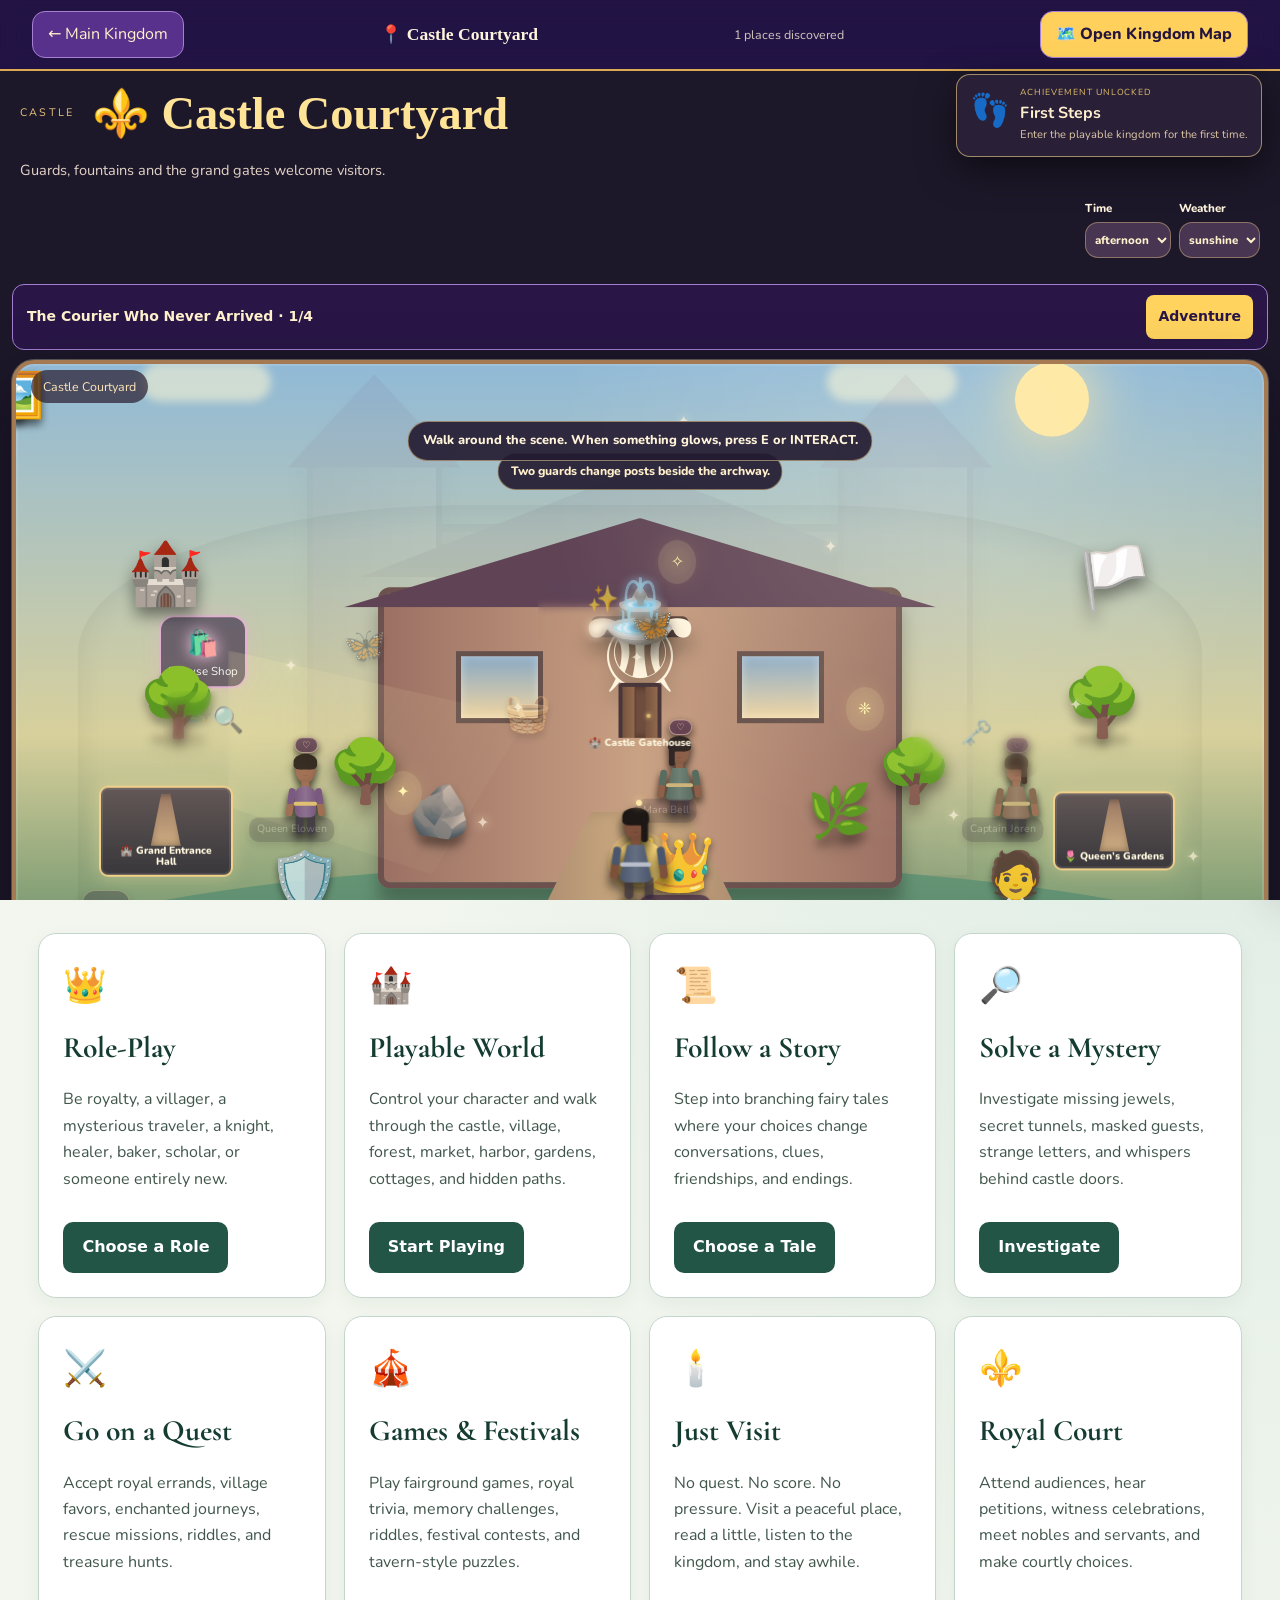
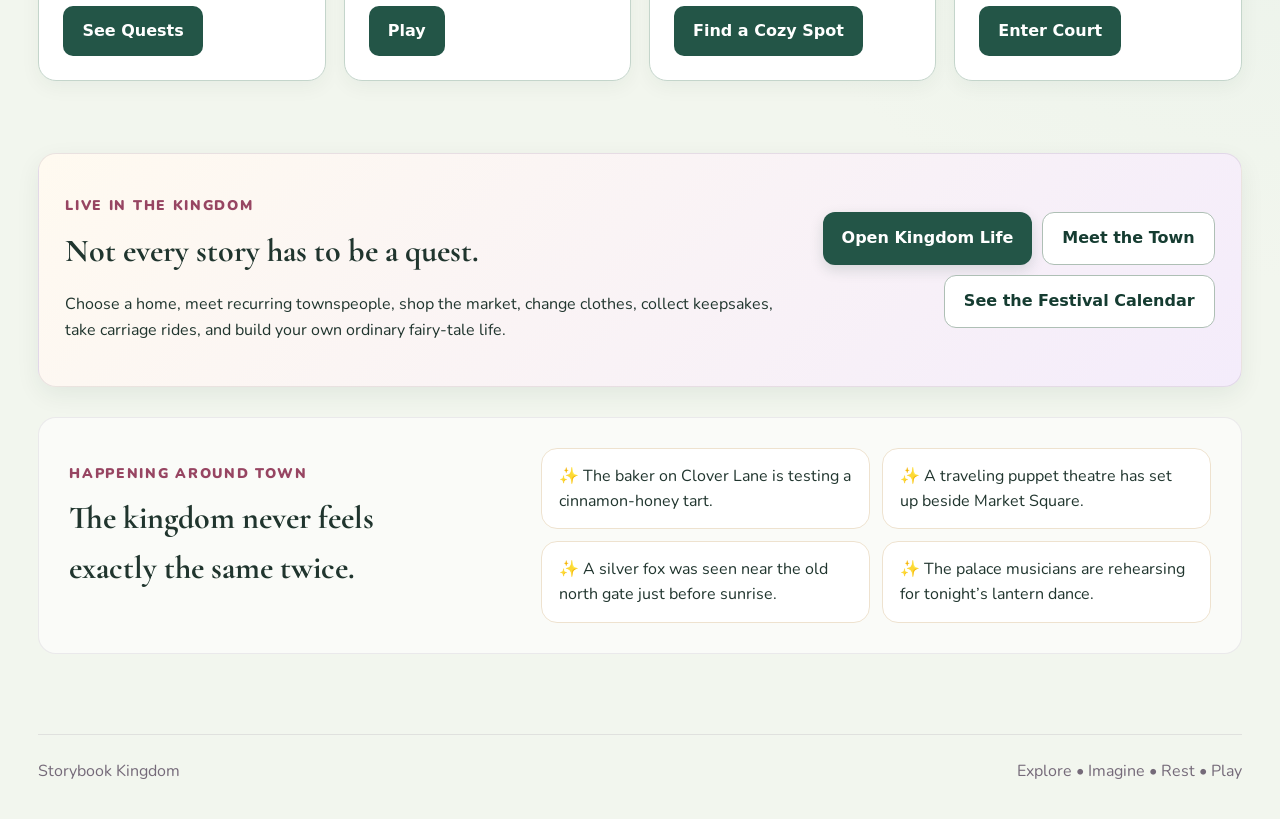
<file: index.html>
<!DOCTYPE html>
<html lang="en">
<head>
  <meta charset="UTF-8" />
  <meta name="viewport" content="width=device-width, initial-scale=1.0" />
  <meta name="theme-color" content="#153c31" />
  <meta name="description" content="Storybook Kingdom — a playable fairy-tale world where you control your character, explore connected locations, meet characters, solve mysteries, and go on quests." />
  <title>Storybook Kingdom</title>
  <link rel="stylesheet" href="styles.css" />
  <link rel="stylesheet" href="castle-game.css" />
  <link rel="stylesheet" href="kingdom-world.css" />
  <link rel="stylesheet" href="experience.css" />
  <link rel="stylesheet" href="playable-world.css" />
  <link rel="stylesheet" href="gameplay-system.css" />
  <link rel="stylesheet" href="world-life.css" />
  <link rel="stylesheet" href="scene-director.css" />
  <link rel="stylesheet" href="game-shell.css" />
  <link rel="stylesheet" href="living-schedule.css" />
  <link rel="stylesheet" href="micro-events.css" />
  <link rel="stylesheet" href="relationships.css" />
  <link rel="stylesheet" href="cinematic-motion.css" />
  <link rel="stylesheet" href="world-cycle.css" />
  <link rel="stylesheet" href="quest-book.css" />
  <link rel="stylesheet" href="world-activities.css" />
  <link rel="stylesheet" href="kingdom-shops.css" />
  <link rel="stylesheet" href="home-life.css" />
  <link rel="stylesheet" href="achievements.css" />
  <link rel="stylesheet" href="final-release.css" />
  <link rel="stylesheet" href="realism-pass.css" />
  <link rel="stylesheet" href="realism-details.css" />
  <link rel="stylesheet" href="spatial-physics.css" />
  <link rel="stylesheet" href="room-interactions.css" />
  <link rel="stylesheet" href="character-acting.css" />
  <link rel="stylesheet" href="window-views.css" />
  <link rel="stylesheet" href="depth-parallax.css" />
  <link rel="stylesheet" href="ambient-crowds.css" />
  <link rel="stylesheet" href="immersive-hud.css" />
  <link rel="stylesheet" href="npc-room-behavior.css" />
  <link rel="stylesheet" href="proximity-realism.css" />
  <link rel="stylesheet" href="weather-realism.css" />
  <link rel="stylesheet" href="playable-character-models.css" />
  <link rel="stylesheet" href="presentation-refresh.css?v=world-adventures-2" />
<link rel="stylesheet" href="hands-on-interiors.css?v=20261011-rooms-3">
</head>
<body>
  <div class="sparkle-layer" aria-hidden="true"></div>

  <header class="topbar">
    <button class="brand" data-view="home" aria-label="Return to Storybook Kingdom home">
      <span class="crest">♛</span>
      <span>
        <strong>Storybook Kingdom</strong>
        <small>A place to wander. A story to make your own.</small>
      </span>
    </button>

    <nav class="top-actions" aria-label="Kingdom controls">
      <button id="soundBtn" class="icon-btn" title="Toggle gentle kingdom ambience">♫</button>
      <button id="journalBtn" class="icon-btn" title="Open your storybook journal">📖</button>
      <button class="pill-btn" data-view="life">Kingdom Life</button>
      <button id="profileBtn" class="pill-btn">My Character</button>
    </nav>
  </header>

  <main id="app">
    <section id="homeView" class="view active">
      <div class="hero">
        <div class="hero-copy">
          <p class="eyebrow">WELCOME, TRAVELER</p>
          <h1>Come in. Your story is waiting.</h1>
          <p class="hero-text">
            Meet the neighbors, follow a curious clue, or find a quiet corner beneath the lanterns.
            There’s no right way to spend your time here.
          </p>

          <div class="hero-buttons">
            <button class="primary-btn" data-view="explore">Enter the Kingdom</button>
            <button id="rgStartBtn" class="primary-btn cinematic-btn">🏰 Explore the Castle</button>
            <button id="immersiveStartBtn" class="primary-btn cinematic-btn">Play a Story ✨</button>
            <button class="secondary-btn" data-view="cozy">Just Visit ✨</button>
            <button id="continueKingdomBtn" class="secondary-btn hidden">Continue Last Visit</button>
            <button id="surpriseKingdomBtn" class="secondary-btn">Surprise Me 🎲</button>
          </div>

          <div class="status-ribbon">
            <span>🌙 Tonight in the kingdom:</span>
            <strong id="festivalTicker">The Moonlight Lantern Festival is gathering in Market Square.</strong>
          </div>
        </div>

        <div class="castle-card illustrated-world" aria-label="Illustrated kingdom castle and interactive destinations"><img class="world-art" src="world-scene.svg" alt="A lavender fairytale castle on a hill above colorful village cottages" width="1200" height="580"><div class="world-hotspots"><button type="button" data-view="castleinterior">🏰 Enter Castle</button><button type="button" data-view="villages">🏡 Visit Village</button><button type="button" data-view="cozy">✨ Just Visit</button></div><div class="legacy-castle-scene" aria-hidden="true">
          <div class="moon"></div>
          <div class="castle-silhouette">
            <div class="tower t1"><span></span></div>
            <div class="tower t2"><span></span></div>
            <div class="keep">
              <div class="window w1"></div>
              <div class="window w2"></div>
              <div class="gate"></div>
            </div>
            <div class="tower t3"><span></span></div>
          </div>
          <div class="hill"></div>
          <div class="lanterns"><i></i><i></i><i></i><i></i><i></i></div>
        </div></div>
      </div>

      <section class="mode-grid" aria-label="Choose what you feel like doing">
        <article class="mode-card royal" data-view="roleplay">
          <div class="mode-icon">👑</div>
          <h2>Role-Play</h2>
          <p>Be royalty, a villager, a mysterious traveler, a knight, healer, baker, scholar, or someone entirely new.</p>
          <button>Choose a Role</button>
        </article>

        <article class="mode-card forest" data-view="explore">
          <div class="mode-icon">🏰</div>
          <h2>Free Explore</h2>
          <p>Roam freely through the castle, village, forest, market, harbor, gardens, cottages, and hidden paths.</p>
          <button>Open the Map</button>
        </article>

        <article class="mode-card story" data-view="stories">
          <div class="mode-icon">📜</div>
          <h2>Follow a Story</h2>
          <p>Step into branching fairy tales where your choices change conversations, clues, friendships, and endings.</p>
          <button>Choose a Tale</button>
        </article>

        <article class="mode-card mystery" data-view="mystery">
          <div class="mode-icon">🔎</div>
          <h2>Solve a Mystery</h2>
          <p>Investigate missing jewels, secret tunnels, masked guests, strange letters, and whispers behind castle doors.</p>
          <button>Investigate</button>
        </article>

        <article class="mode-card quest" data-view="quests">
          <div class="mode-icon">⚔️</div>
          <h2>Go on a Quest</h2>
          <p>Accept royal errands, village favors, enchanted journeys, rescue missions, riddles, and treasure hunts.</p>
          <button>See Quests</button>
        </article>

        <article class="mode-card games" data-view="games">
          <div class="mode-icon">🎪</div>
          <h2>Games & Festivals</h2>
          <p>Play fairground games, royal trivia, memory challenges, riddles, festival contests, and tavern-style puzzles.</p>
          <button>Play</button>
        </article>

        <article class="mode-card cozy" data-view="cozy">
          <div class="mode-icon">🕯️</div>
          <h2>Just Visit</h2>
          <p>No quest. No score. No pressure. Visit a peaceful place, read a little, listen to the kingdom, and stay awhile.</p>
          <button>Find a Cozy Spot</button>
        </article>

        <article class="mode-card court" data-view="court">
          <div class="mode-icon">⚜️</div>
          <h2>Royal Court</h2>
          <p>Attend audiences, hear petitions, witness celebrations, meet nobles and servants, and make courtly choices.</p>
          <button>Enter Court</button>
        </article>
      </section>

      <section class="life-preview card">
        <div>
          <p class="eyebrow">LIVE IN THE KINGDOM</p>
          <h2>Not every story has to be a quest.</h2>
          <p>Choose a home, meet recurring townspeople, shop the market, change clothes, collect keepsakes, take carriage rides, and build your own ordinary fairy-tale life.</p>
        </div>
        <div class="life-preview-actions">
          <button class="primary-btn" data-view="life">Open Kingdom Life</button>
          <button class="secondary-btn" data-view="people">Meet the Town</button>
          <button class="secondary-btn" data-view="festival">See the Festival Calendar</button>
        </div>
      </section>

      <section class="now-board">
        <div>
          <p class="eyebrow">HAPPENING AROUND TOWN</p>
          <h2>The kingdom never feels exactly the same twice.</h2>
        </div>
        <div id="happenings" class="happenings"></div>
      </section>
    </section>

    <section id="exploreView" class="view">
      <div class="page-heading">
        <button class="back-btn" data-view="home">← Home</button>
        <div>
          <p class="eyebrow">FREE-EXPLORE MODE</p>
          <h1>Choose a place to wander.</h1>
          <p>You can leave any location whenever you want. Nothing here has to be completed.</p>
        </div>
      </div>
      <div id="mapGrid" class="map-grid"></div>
      <div id="locationPanel" class="panel hidden"></div>
    </section>

    <section id="roleplayView" class="view">
      <div class="page-heading">
        <button class="back-btn" data-view="home">← Home</button>
        <div>
          <p class="eyebrow">ROLE-PLAY</p>
          <h1>Who are you in this story?</h1>
          <p>Pick a starting role or invent your own. Your role changes the flavor of scenes—not your freedom.</p>
        </div>
      </div>
      <div id="roleGrid" class="role-grid"></div>
      <div class="custom-role card">
        <h2>Create Your Own Character</h2>
        <div class="form-row">
          <label>Name <input id="charName" placeholder="e.g. Templar of Rosehaven" /></label>
          <label>Role <input id="charRole" placeholder="e.g. traveling storyteller" /></label>
          <label>Home <input id="charHome" placeholder="e.g. Lantern Row" /></label>
        </div>
        <label>One special detail
          <input id="charDetail" placeholder="e.g. knows every secret passage beneath the castle" />
        </label>
        <button id="saveCharacter" class="primary-btn">Enter the Kingdom as This Character</button>
        <p id="characterSaved" class="success-note"></p>
      </div>
    </section>

    <section id="storiesView" class="view">
      <div class="page-heading">
        <button class="back-btn" data-view="home">← Home</button>
        <div>
          <p class="eyebrow">STORY PATHS</p>
          <h1>Choose a tale.</h1>
          <p>These are original fairy-tale adventures. Your decisions change the route through each story.</p>
        </div>
      </div>
      <div id="storyShelf" class="story-shelf"></div>
      <div id="storyPlayer" class="story-player hidden"></div>
    </section>

    <section id="mysteryView" class="view">
      <div class="page-heading">
        <button class="back-btn" data-view="home">← Home</button>
        <div>
          <p class="eyebrow">MYSTERY BOARD</p>
          <h1>The Case of the Vanished Star Crown</h1>
          <p>Inspect clues, question witnesses, and decide what happened before the royal procession begins.</p>
        </div>
      </div>
      <div class="mystery-layout">
        <aside class="case-file card">
          <h2>Case File</h2>
          <p>The ceremonial Star Crown vanished from a locked gallery sometime between the midnight bell and dawn.</p>
          <div class="progress-line"><span id="clueProgress"></span></div>
          <p id="clueCount">0 of 6 clues examined</p>
          <button id="resetMystery" class="secondary-btn small">Reset Case</button>
        </aside>
        <div id="clueBoard" class="clue-board"></div>
      </div>
      <div id="deductionPanel" class="card deduction hidden">
        <h2>Make Your Deduction</h2>
        <p>Who took the crown?</p>
        <div id="suspectButtons" class="choice-row"></div>
        <p id="deductionResult"></p>
      </div>
    </section>

    <section id="questsView" class="view">
      <div class="page-heading">
        <button class="back-btn" data-view="home">← Home</button>
        <div>
          <p class="eyebrow">QUEST BOARD</p>
          <h1>Choose your adventure.</h1>
          <p>Short errands, strange journeys, and grand royal missions are all available. Pick only what sounds fun.</p>
        </div>
      </div>
      <div id="questBoard" class="quest-board"></div>
    </section>

    <section id="gamesView" class="view">
      <div class="page-heading">
        <button class="back-btn" data-view="home">← Home</button>
        <div>
          <p class="eyebrow">FESTIVAL GREEN</p>
          <h1>Games beneath the banners.</h1>
          <p>Play a quick game, collect festival ribbons, or just browse the booths.</p>
        </div>
      </div>
      <div class="game-tabs">
        <button class="tab active" data-game="riddle">Riddle Booth</button>
        <button class="tab" data-game="memory">Royal Memory</button>
        <button class="tab" data-game="fortune">Wheel of Fortune & Fate</button>
      </div>
      <div id="gameStage" class="game-stage card"></div>
    </section>

    <section id="cozyView" class="view cozy-view">
      <div class="page-heading">
        <button class="back-btn" data-view="home">← Home</button>
        <div>
          <p class="eyebrow">JUST VISIT</p>
          <h1>You do not have to accomplish anything here.</h1>
          <p>Pick a peaceful corner of the kingdom. Stay as long as you like.</p>
        </div>
      </div>
      <div id="cozySpots" class="cozy-spots"></div>
      <div id="cozyScene" class="cozy-scene card">
        <div class="cozy-art">🏮 🌙 🏰 ✨</div>
        <h2>Lantern Bridge</h2>
        <p>The river carries gold reflections beneath the old stone bridge. Somewhere in town a violin is playing softly.</p>
        <button id="newCozyMoment" class="secondary-btn">Give Me Another Quiet Moment</button>
      </div>
    </section>

    <section id="courtView" class="view">
      <div class="page-heading">
        <button class="back-btn" data-view="home">← Home</button>
        <div>
          <p class="eyebrow">THE ROYAL COURT</p>
          <h1>Audience is in session.</h1>
          <p>Hear a petition and decide how your character responds—or simply watch the court unfold.</p>
        </div>
      </div>
      <div id="courtScene" class="court-scene card"></div>
    </section>

    <section id="lifeView" class="view">
      <div class="page-heading">
        <button class="back-btn" data-view="home">← Home</button>
        <div><p class="eyebrow">KINGDOM LIFE</p><h1>Live here for a while.</h1><p>Your coins, home, clothing, keepsakes, friendships, and little discoveries stay saved on this device.</p></div>
      </div>
      <div id="lifeStats" class="life-stats"></div>
      <div class="kingdom-finder card">
        <label for="kingdomSearch">Find something to do <input id="kingdomSearch" placeholder="Try: mystery, castle, horses, cozy, story, village..." /></label>
        <div id="kingdomCategoryChips" class="category-chips">
          <button class="category-chip active" data-life-filter="all">Everything</button>
          <button class="category-chip" data-life-filter="people">People & Home</button>
          <button class="category-chip" data-life-filter="stories">Stories & Mysteries</button>
          <button class="category-chip" data-life-filter="places">Places & Travel</button>
          <button class="category-chip" data-life-filter="learning">Work & Learning</button>
          <button class="category-chip" data-life-filter="leisure">Festivals & Leisure</button>
          <button class="category-chip" data-life-filter="world">My World & Saves</button>
        </div>
        <p id="kingdomFinderCount" class="story-note"></p>
      </div>
      <div class="life-grid">
        <article class="life-card" data-view="people"><span>👥</span><h2>People of the Kingdom</h2><p>Meet royals, villagers, servants, merchants, scholars, guards, children, travelers, and familiar faces who remember you.</p></article>
        <article class="life-card" data-view="shops"><span>🛍️</span><h2>Shops & Market</h2><p>Spend kingdom coins on clothing, food, books, trinkets, flowers, gifts, and curious objects.</p></article>
        <article class="life-card" data-view="homebase"><span>🏡</span><h2>Your Home</h2><p>Choose where you live—from a village cottage to rooms inside Roseglass Castle.</p></article>
        <article class="life-card" data-view="wardrobe"><span>👗</span><h2>Royal Wardrobe</h2><p>Choose your current outfit and collect new pieces from shops and festivals.</p></article>
        <article class="life-card" data-view="carriage"><span>🛞</span><h2>Carriages & Travel</h2><p>Take a carriage, ride horseback, walk the lanes, or catch a harbor boat to special destinations.</p></article>
        <article class="life-card" data-view="festival"><span>🎉</span><h2>Festival Calendar</h2><p>See recurring seasonal celebrations and enter special festival scenes.</p></article>
        <article class="life-card" data-view="royals"><span>👑</span><h2>Royal Family & Lore</h2><p>Meet the ruling household, trace family history, hear old scandals, and learn why Roseglass Castle became the royal seat.</p></article>
        <article class="life-card" data-view="jobs"><span>🛠️</span><h2>Jobs & Trades</h2><p>Choose a kingdom occupation, work short shifts when you feel like it, earn coins, and unlock role-play moments.</p></article>
        <article class="life-card" data-view="letters"><span>💌</span><h2>Letters & Gazette</h2><p>Open personal letters, invitations, notices, and the latest little stories from around the kingdom.</p></article>
        <article class="life-card" data-view="realms"><span>🗺️</span><h2>Neighboring Realms</h2><p>Travel beyond Storybook Kingdom to nearby courts, villages, forests, ports, and mountain roads.</p></article>
        <article class="life-card" data-view="clock"><span>🌅</span><h2>Kingdom Clock</h2><p>Choose morning, afternoon, evening, or night and watch scenes around the kingdom change with the hour.</p></article>
        <article class="life-card" data-view="courtship"><span>💞</span><h2>Courtship & Companions</h2><p>Build gentle story relationships, share outings, exchange letters, and choose whether a bond stays friendship, courtship, or simply acquaintance.</p></article>
        <article class="life-card" data-view="property"><span>🪑</span><h2>Home & Furnishings</h2><p>Decorate your chosen home with beds, tables, bookshelves, rugs, flowers, paintings, hearth pieces, and little comforts.</p></article>
        <article class="life-card" data-view="townservices"><span>🏘️</span><h2>Town Services</h2><p>Spend time at the tavern, inn, stable, blacksmith, dressmaker, apothecary, schoolhouse, and bathhouse.</p></article>
        <article class="life-card" data-view="grandevents"><span>🎭</span><h2>Grand Events</h2><p>Enter masquerades, tournaments, royal weddings, holiday feasts, coronation celebrations, and village fairs.</p></article>
        <article class="life-card" data-view="eventchains"><span>📚</span><h2>Living Storylines</h2><p>Play multi-part events that remember earlier choices and continue across several visits.</p></article>
        <article class="life-card" data-view="seasons"><span>🌦️</span><h2>Seasons & Weather</h2><p>Choose spring rain, summer sunshine, autumn wind, winter snow, fog, storms, or a clear starry night and watch daily scenes adapt.</p></article>
        <article class="life-card" data-view="household"><span>🫖</span><h2>Household Life</h2><p>Wake up, prepare meals, host tea, receive callers, tend a garden, read by the fire, or end the day quietly at home.</p></article>
        <article class="life-card" data-view="reputation"><span>🗣️</span><h2>Rumors & Reputation</h2><p>Town chatter remembers some of your choices. Build a reputation for kindness, mystery, scholarship, courage, or festive spirit.</p></article>
        <article class="life-card" data-view="calendar"><span>📅</span><h2>Kingdom Calendar</h2><p>Move through a twelve-day story month filled with market days, court sessions, fairs, celebrations, quiet days, and surprise happenings.</p></article>
        <article class="life-card" data-view="cases"><span>🕵️</span><h2>Mystery Casebook</h2><p>Open additional replayable investigations with suspects, clues, deductions, and saved case progress.</p></article>
        <article class="life-card" data-view="routines"><span>🔔</span><h2>Castle-Town Routines</h2><p>Spend a morning, afternoon, evening, or night following ordinary routines around the castle, village, market, harbor, or abbey.</p></article>
        <article class="life-card" data-view="castleinterior"><span>🏰</span><h2>Inside Roseglass Castle</h2><p>Explore the kitchens, ballroom, throne room, servants’ corridors, library, towers, guest wing, chapel, nursery, and hidden passages.</p></article>
        <article class="life-card" data-view="storybooks"><span>📚</span><h2>Storybook Library</h2><p>Collect original fairy tales, legends, songs, family histories, recipes, maps, and pieces of kingdom lore.</p></article>
        <article class="life-card" data-view="titles"><span>🏅</span><h2>Titles & Keepsakes</h2><p>Earn gentle story titles and keepsakes from exploration, kindness, mysteries, festivals, scholarship, and ordinary life.</p></article>
        <article class="life-card" data-view="todayevents"><span>✨</span><h2>Something Happened Today</h2><p>Open a random kingdom event that may become a conversation, invitation, rumor, discovery, tiny problem, or completely peaceful moment.</p></article>
        <article class="life-card" data-view="letterslive"><span>📨</span><h2>Living Correspondence</h2><p>Receive follow-up letters from people you know, with wording that changes according to friendships, visits, and story progress.</p></article>
        <article class="life-card" data-view="consequencequests"><span>🧭</span><h2>Choice-Remembering Quests</h2><p>Play longer quests whose later scenes remember earlier decisions without trapping you in one path.</p></article>

        <article class="life-card" data-view="underways"><span>🕳️</span><h2>Underways & Secret Tunnels</h2><p>Explore cellars, old aqueducts, forgotten stairs, sealed doors, smugglers’ routes, and the passages beneath Roseglass Castle.</p></article>
        <article class="life-card" data-view="villages"><span>🏘️</span><h2>Outlying Villages</h2><p>Visit six nearby settlements with their own people, customs, shops, rumors, and small-town problems.</p></article>
        <article class="life-card" data-view="academy"><span>🎓</span><h2>Royal Academy</h2><p>Attend optional lessons in lore, maps, etiquette, herbs, music, riddles, history, and practical castle-town skills.</p></article>
        <article class="life-card" data-view="castlework"><span>🧹</span><h2>Castle Workdays</h2><p>Try short shifts in the kitchens, library, stables, gardens, guest wing, messenger office, and festival staff.</p></article>
        <article class="life-card" data-view="seasonarcs"><span>🍂</span><h2>Seasonal Story Arcs</h2><p>Follow longer stories that unfold over spring, summer, autumn, and winter while remembering your choices.</p></article>
        <article class="life-card" data-view="pastimes"><span>🧶</span><h2>Kingdom Pastimes</h2><p>Spend time gardening, baking, fishing, sewing, painting, reading, singing, stargazing, picnicking, or doing nothing at all.</p></article>

        <article class="life-card" data-view="lifepaths"><span>🧭</span><h2>Life Paths</h2><p>Try royal, noble, merchant, artisan, servant, farmer, traveler, or village life without locking your character into one class.</p></article>
        <article class="life-card" data-view="stables"><span>🐎</span><h2>Royal Stables & Horses</h2><p>Meet horses, choose a favorite mount, groom, ride, train gently, or take a peaceful countryside route.</p></article>
        <article class="life-card" data-view="feasts"><span>🍽️</span><h2>Feasts & Royal Kitchens</h2><p>Plan menus, prepare dishes, attend banquets, host supper, bake festival food, or eat quietly in the kitchens.</p></article>
        <article class="life-card" data-view="theatre"><span>🎭</span><h2>Theatre & Performances</h2><p>Watch plays, sing, perform, rehearse, join a village pageant, or attend a royal concert beneath the chandeliers.</p></article>
        <article class="life-card" data-view="passport"><span>📜</span><h2>Realm Passport</h2><p>Keep a record of the neighboring realms and villages you have visited, along with stamps, memories, and travel notes.</p></article>
        <article class="life-card" data-view="talemaker"><span>✍️</span><h2>Make Your Own Fairy Tale</h2><p>Mix a hero, setting, mystery, object, companion, and ending style to create a new original story prompt whenever you want.</p></article>
        <article class="life-card" data-view="paupersaga"><span>🌟</span><h2>From Cottage to Court</h2><p>Follow a longer rags-to-royalty-style saga about village life, opportunity, identity, friendship, and choosing what “happily ever after” means.</p></article>
        <article class="life-card" data-view="kingdomdashboard"><span>📖</span><h2>My Kingdom Book</h2><p>See your character, home, coins, relationships, visits, stories, mysteries, titles, collections, and overall kingdom history in one place.</p></article>
        <article class="life-card" data-view="savecenter"><span>💾</span><h2>Save & Restore Center</h2><p>Export your Storybook Kingdom progress to a backup file, import it later, or reset only when you deliberately choose to.</p></article>

      </div>
      <div class="card daily-card"><p class="eyebrow">TODAY'S LITTLE MOMENT</p><h2 id="dailyMomentTitle"></h2><p id="dailyMomentText"></p><button id="dailyMomentBtn" class="primary-btn">Live This Moment</button><p id="dailyMomentResult"></p></div>
    </section>

    <section id="peopleView" class="view">
      <div class="page-heading"><button class="back-btn" data-view="life">← Kingdom Life</button><div><p class="eyebrow">PEOPLE OF STORYBOOK KINGDOM</p><h1>Familiar faces make a world feel alive.</h1><p>Talk to someone, give a small gift, hear gossip, or simply visit.</p></div></div>
      <div id="peopleGrid" class="people-grid"></div>
      <div id="personScene" class="card hidden"></div>
    </section>

    <section id="shopsView" class="view">
      <div class="page-heading"><button class="back-btn" data-view="life">← Kingdom Life</button><div><p class="eyebrow">MARKET & SHOPS</p><h1>Spend a few kingdom coins.</h1><p>Nothing here uses real money. Coins are earned only inside Storybook Kingdom.</p></div></div>
      <div id="walletBar" class="wallet-bar"></div>
      <div id="shopGrid" class="shop-grid"></div>
      <div id="shopScene" class="card hidden"></div>
    </section>

    <section id="homebaseView" class="view">
      <div class="page-heading"><button class="back-btn" data-view="life">← Kingdom Life</button><div><p class="eyebrow">YOUR HOME</p><h1>Where do you belong tonight?</h1><p>You can change homes whenever you like. There is no rent and no penalty.</p></div></div>
      <div id="homeChoices" class="home-choices"></div>
      <div id="homeScene" class="card"></div>
    </section>

    <section id="wardrobeView" class="view">
      <div class="page-heading"><button class="back-btn" data-view="life">← Kingdom Life</button><div><p class="eyebrow">ROYAL WARDROBE</p><h1>Dress for the story you feel like living.</h1><p>Your wardrobe grows through shops, festivals, stories, and discoveries.</p></div></div>
      <div id="outfitNow" class="card outfit-now"></div>
      <div id="wardrobeGrid" class="wardrobe-grid"></div>
    </section>

    <section id="carriageView" class="view">
      <div class="page-heading"><button class="back-btn" data-view="life">← Kingdom Life</button><div><p class="eyebrow">CARRIAGES & TRAVEL</p><h1>Choose how to cross the kingdom.</h1><p>Travel creates short scenes and can uncover small keepsakes or rumors.</p></div></div>
      <div id="travelGrid" class="travel-grid"></div>
      <div id="travelScene" class="card hidden"></div>
    </section>

    <section id="festivalView" class="view">
      <div class="page-heading"><button class="back-btn" data-view="life">← Kingdom Life</button><div><p class="eyebrow">FESTIVAL CALENDAR</p><h1>A year of banners, music, food, and old traditions.</h1><p>Enter any festival whenever you want; Storybook Kingdom does not make you wait for the real calendar.</p></div></div>
      <div id="festivalGrid" class="festival-grid"></div>
      <div id="festivalScene" class="card hidden"></div>
    </section>

    <section id="royalsView" class="view">
      <div class="page-heading"><button class="back-btn" data-view="life">← Kingdom Life</button><div><p class="eyebrow">THE HOUSE OF ROSEGLASS</p><h1>Royal family, history, and court lore.</h1><p>Explore the ruling household without needing to follow a quest.</p></div></div>
      <div id="royalGrid" class="people-grid"></div>
      <div id="royalScene" class="card hidden"></div>
    </section>

    <section id="jobsView" class="view">
      <div class="page-heading"><button class="back-btn" data-view="life">← Kingdom Life</button><div><p class="eyebrow">JOBS & TRADES</p><h1>Choose how you spend a working day.</h1><p>Work is optional. Pick a trade for role-play, earn a few coins, then leave whenever you like.</p></div></div>
      <div id="jobStatus" class="card"></div>
      <div id="jobGrid" class="shop-grid"></div>
      <div id="jobScene" class="card hidden"></div>
    </section>

    <section id="lettersView" class="view">
      <div class="page-heading"><button class="back-btn" data-view="life">← Kingdom Life</button><div><p class="eyebrow">POST & KINGDOM GAZETTE</p><h1>Something has arrived for you.</h1><p>Read invitations, notes, notices, gossip columns, and harmless little headlines from around town.</p></div></div>
      <div id="mailGrid" class="story-shelf"></div>
      <div id="mailScene" class="card hidden"></div>
    </section>

    <section id="realmsView" class="view">
      <div class="page-heading"><button class="back-btn" data-view="life">← Kingdom Life</button><div><p class="eyebrow">BEYOND THE KINGDOM</p><h1>Other roads lead to other stories.</h1><p>These nearby realms expand the world without replacing Storybook Kingdom as your home base.</p></div></div>
      <div id="realmGrid" class="map-grid"></div>
      <div id="realmScene" class="card hidden"></div>
    </section>

    <section id="clockView" class="view">
      <div class="page-heading"><button class="back-btn" data-view="life">← Kingdom Life</button><div><p class="eyebrow">KINGDOM CLOCK</p><h1>Choose the hour you want to visit.</h1><p>Storybook Kingdom does not force real-world time on you. Pick the atmosphere you feel like.</p></div></div>
      <div id="clockChoices" class="cozy-spots"></div>
      <div id="clockScene" class="card"></div>
    </section>

    <section id="courtshipView" class="view">
      <div class="page-heading"><button class="back-btn" data-view="life">← Kingdom Life</button><div><p class="eyebrow">COURTSHIP & COMPANIONS</p><h1>Relationships can grow at your pace.</h1><p>Nothing is forced. Keep a person as a friend, grow closer, or simply enjoy a single outing.</p></div></div>
      <div id="companionGrid" class="people-grid"></div><div id="companionScene" class="card hidden"></div>
    </section>

    <section id="propertyView" class="view">
      <div class="page-heading"><button class="back-btn" data-view="life">← Kingdom Life</button><div><p class="eyebrow">HOME & FURNISHINGS</p><h1>Make your home feel like yours.</h1><p>Collect furniture and decorate without rent, upkeep, or pressure.</p></div></div>
      <div id="propertyStatus" class="card"></div><div id="furnitureGrid" class="shop-grid"></div><div id="propertyScene" class="card hidden"></div>
    </section>

    <section id="townservicesView" class="view">
      <div class="page-heading"><button class="back-btn" data-view="life">← Kingdom Life</button><div><p class="eyebrow">CASTLE-TOWN LIFE</p><h1>Spend an ordinary day in town.</h1><p>These places are for role-play, errands, conversation, comfort, and small discoveries.</p></div></div>
      <div id="serviceGrid" class="map-grid"></div><div id="serviceScene" class="card hidden"></div>
    </section>

    <section id="grandeventsView" class="view">
      <div class="page-heading"><button class="back-btn" data-view="life">← Kingdom Life</button><div><p class="eyebrow">GRAND EVENTS</p><h1>Tonight the whole kingdom is invited.</h1><p>Choose any celebration whenever you want. Events are replayable and do not expire.</p></div></div>
      <div id="grandEventGrid" class="festival-grid"></div><div id="grandEventScene" class="card hidden"></div>
    </section>

    <section id="eventchainsView" class="view">
      <div class="page-heading"><button class="back-btn" data-view="life">← Kingdom Life</button><div><p class="eyebrow">LIVING STORYLINES</p><h1>Some stories continue after you walk away.</h1><p>Each storyline unfolds in chapters and remembers where you stopped.</p></div></div>
      <div id="chainGrid" class="story-shelf"></div><div id="chainScene" class="card hidden"></div>
    </section>


    <section id="seasonsView" class="view">
      <div class="page-heading"><button class="back-btn" data-view="life">← Kingdom Life</button><div><p class="eyebrow">SEASONS & WEATHER</p><h1>Change the sky above the kingdom.</h1><p>Pick the atmosphere you want. Weather changes descriptions and suggested activities without blocking anything.</p></div></div>
      <div id="weatherGrid" class="weather-grid"></div><div id="weatherScene" class="card"></div>
    </section>

    <section id="householdView" class="view">
      <div class="page-heading"><button class="back-btn" data-view="life">← Kingdom Life</button><div><p class="eyebrow">HOUSEHOLD LIFE</p><h1>Live an ordinary fairy-tale day at home.</h1><p>Your home can be active, social, productive, or completely restful.</p></div></div>
      <div id="householdStatus" class="card"></div><div id="householdGrid" class="routine-grid"></div><div id="householdScene" class="card hidden"></div>
    </section>

    <section id="reputationView" class="view">
      <div class="page-heading"><button class="back-btn" data-view="life">← Kingdom Life</button><div><p class="eyebrow">RUMORS & REPUTATION</p><h1>People remember the kind of stories you create.</h1><p>Reputation is descriptive, not a score you have to maximize. You can change direction whenever you like.</p></div></div>
      <div id="reputationBoard" class="reputation-board"></div><div id="rumorBoard" class="card"></div>
    </section>

    <section id="calendarView" class="view">
      <div class="page-heading"><button class="back-btn" data-view="life">← Kingdom Life</button><div><p class="eyebrow">KINGDOM CALENDAR</p><h1>Turn the page when you feel like it.</h1><p>The calendar is fictional and advances only when you choose. Nothing expires.</p></div></div>
      <div id="calendarStatus" class="card"></div><div id="calendarGrid" class="calendar-grid"></div>
    </section>

    <section id="casesView" class="view">
      <div class="page-heading"><button class="back-btn" data-view="life">← Kingdom Life</button><div><p class="eyebrow">MYSTERY CASEBOOK</p><h1>More secrets are waiting.</h1><p>Inspect evidence, question possibilities, and make your own deduction.</p></div></div>
      <div id="caseGrid" class="story-shelf"></div><div id="caseScene" class="card hidden"></div>
    </section>

    <section id="routinesView" class="view">
      <div class="page-heading"><button class="back-btn" data-view="life">← Kingdom Life</button><div><p class="eyebrow">CASTLE-TOWN ROUTINES</p><h1>Spend a whole stretch of the day somewhere familiar.</h1><p>Choose a place and follow a short chain of everyday moments.</p></div></div>
      <div id="routineGrid" class="routine-grid"></div><div id="routineScene" class="card hidden"></div>
    </section>

    <section id="castleinteriorView" class="view">
      <div class="page-heading"><button class="back-btn" data-view="life">← Kingdom Life</button><div><p class="eyebrow">INSIDE ROSEGLASS CASTLE</p><h1>The castle is a whole world of its own.</h1><p>Choose a room, corridor, or hidden corner. You can explore without starting a quest.</p></div></div>
      <div id="castleRoomGrid" class="map-grid"></div><div id="castleRoomScene" class="card hidden"></div>
    </section>

    <section id="storybooksView" class="view">
      <div class="page-heading"><button class="back-btn" data-view="life">← Kingdom Life</button><div><p class="eyebrow">STORYBOOK LIBRARY</p><h1>Your shelves grow as the kingdom grows.</h1><p>Open collected tales, legends, household books, songs, recipes, and pieces of lore.</p></div></div>
      <div id="storybookStats" class="card"></div><div id="storybookGrid" class="story-shelf"></div><div id="storybookScene" class="card hidden"></div>
    </section>

    <section id="titlesView" class="view">
      <div class="page-heading"><button class="back-btn" data-view="life">← Kingdom Life</button><div><p class="eyebrow">TITLES & KEEPSAKES</p><h1>Little names for the life you have lived here.</h1><p>These are story souvenirs, never requirements or rankings.</p></div></div>
      <div id="titleBoard" class="people-grid"></div><div id="keepsakeBoard" class="card"></div>
    </section>

    <section id="todayeventsView" class="view">
      <div class="page-heading"><button class="back-btn" data-view="life">← Kingdom Life</button><div><p class="eyebrow">SOMETHING HAPPENED TODAY</p><h1>Open the door and see what kind of day it is.</h1><p>The event can be dramatic, funny, cozy, mysterious, social, or wonderfully uneventful.</p></div></div>
      <div id="todayEventScene" class="card event-big"></div>
    </section>

    <section id="lettersliveView" class="view">
      <div class="page-heading"><button class="back-btn" data-view="life">← Kingdom Life</button><div><p class="eyebrow">LIVING CORRESPONDENCE</p><h1>Your relationships write back.</h1><p>Letters change as friendships, places, and stories become familiar.</p></div></div>
      <div id="livingLetterGrid" class="story-shelf"></div><div id="livingLetterScene" class="card hidden"></div>
    </section>

    <section id="consequencequestsView" class="view">
      <div class="page-heading"><button class="back-btn" data-view="life">← Kingdom Life</button><div><p class="eyebrow">CHOICE-REMEMBERING QUESTS</p><h1>Choices echo without becoming chains.</h1><p>Each quest remembers earlier decisions and changes later scenes, but you can replay or choose differently anytime.</p></div></div>
      <div id="memoryQuestGrid" class="quest-board"></div><div id="memoryQuestScene" class="card hidden"></div>
    </section>

    <section id="underwaysView" class="view">
      <div class="page-heading"><button class="back-btn" data-view="life">← Kingdom Life</button><div><p class="eyebrow">BENEATH THE KINGDOM</p><h1>The Underways</h1><p>Explore old tunnels at your own pace. Some are mysterious; some are simply old infrastructure.</p></div></div>
      <div id="underwayGrid" class="story-shelf"></div><div id="underwayScene" class="card hidden"></div>
    </section>
    <section id="villagesView" class="view">
      <div class="page-heading"><button class="back-btn" data-view="life">← Kingdom Life</button><div><p class="eyebrow">BEYOND THE CASTLE TOWN</p><h1>Outlying Villages</h1><p>Small communities with distinct rhythms, neighbors, trades, and local stories.</p></div></div>
      <div id="villageGrid" class="map-grid"></div><div id="villageScene" class="card hidden"></div>
    </section>
    <section id="academyView" class="view">
      <div class="page-heading"><button class="back-btn" data-view="life">← Kingdom Life</button><div><p class="eyebrow">ROYAL ACADEMY</p><h1>Learn only when you feel like it.</h1><p>Short optional lessons add flavor to role-play. There are no grades and no required assignments.</p></div></div>
      <div id="academyGrid" class="story-shelf"></div><div id="academyScene" class="card hidden"></div>
    </section>
    <section id="castleworkView" class="view">
      <div class="page-heading"><button class="back-btn" data-view="life">← Kingdom Life</button><div><p class="eyebrow">A DAY ON STAFF</p><h1>Castle Workdays</h1><p>Try a shift for coins and story moments, then leave whenever you like.</p></div></div>
      <div id="castleWorkGrid" class="quest-board"></div><div id="castleWorkScene" class="card hidden"></div>
    </section>
    <section id="seasonarcsView" class="view">
      <div class="page-heading"><button class="back-btn" data-view="life">← Kingdom Life</button><div><p class="eyebrow">STORIES THROUGH THE YEAR</p><h1>Seasonal Story Arcs</h1><p>Four longer storylines designed to feel like life moving through the kingdom.</p></div></div>
      <div id="seasonArcGrid" class="story-shelf"></div><div id="seasonArcScene" class="card hidden"></div>
    </section>
    <section id="pastimesView" class="view">
      <div class="page-heading"><button class="back-btn" data-view="life">← Kingdom Life</button><div><p class="eyebrow">NO-PRESSURE TIME</p><h1>Kingdom Pastimes</h1><p>Choose something small to do because it sounds pleasant—not because the kingdom needs saving.</p></div></div>
      <div id="pastimeGrid" class="cozy-spots"></div><div id="pastimeScene" class="card hidden"></div>
    </section>


    <section id="lifepathsView" class="view">
      <div class="page-heading"><button class="back-btn" data-view="life">← Kingdom Life</button><div><p class="eyebrow">WAYS TO LIVE HERE</p><h1>Choose a life for today.</h1><p>A path changes the flavor of your day, not your worth or your freedom. Switch whenever you like.</p></div></div>
      <div id="lifePathGrid" class="story-shelf"></div><div id="lifePathScene" class="card hidden"></div>
    </section>
    <section id="stablesView" class="view">
      <div class="page-heading"><button class="back-btn" data-view="life">← Kingdom Life</button><div><p class="eyebrow">ROYAL STABLES</p><h1>Meet the horses of Roseglass.</h1><p>Choose a favorite mount, care for it, ride, or simply spend a quiet hour in the stable yard.</p></div></div>
      <div id="stableStatus" class="card"></div><div id="horseGrid" class="people-grid"></div><div id="horseScene" class="card hidden"></div>
    </section>
    <section id="feastsView" class="view">
      <div class="page-heading"><button class="back-btn" data-view="life">← Kingdom Life</button><div><p class="eyebrow">TABLES OF THE KINGDOM</p><h1>Cook, host, feast, or snack.</h1><p>Food can be ceremonial, cozy, festive, ordinary, or just something warm from the bakery.</p></div></div>
      <div id="feastGrid" class="story-shelf"></div><div id="feastScene" class="card hidden"></div>
    </section>
    <section id="theatreView" class="view">
      <div class="page-heading"><button class="back-btn" data-view="life">← Kingdom Life</button><div><p class="eyebrow">STAGE & SONG</p><h1>The kingdom is ready for a performance.</h1><p>Watch, rehearse, sing, act, tell stories, or stay comfortably in the audience.</p></div></div>
      <div id="theatreGrid" class="story-shelf"></div><div id="theatreScene" class="card hidden"></div>
    </section>
    <section id="passportView" class="view">
      <div class="page-heading"><button class="back-btn" data-view="life">← Kingdom Life</button><div><p class="eyebrow">TRAVEL RECORD</p><h1>Your Realm Passport</h1><p>A keepsake record of where you have wandered. It never blocks travel and never expires.</p></div></div>
      <div id="passportStats" class="card"></div><div id="passportGrid" class="map-grid"></div>
    </section>
    <section id="talemakerView" class="view">
      <div class="page-heading"><button class="back-btn" data-view="life">← Kingdom Life</button><div><p class="eyebrow">STORY WORKSHOP</p><h1>Make your own fairy tale.</h1><p>Generate an original premise, then reshape any part until it sounds like a story you want to enter.</p></div></div>
      <div id="taleMaker" class="card"></div>
    </section>
    <section id="paupersagaView" class="view">
      <div class="page-heading"><button class="back-btn" data-view="life">← Kingdom Life</button><div><p class="eyebrow">LONG-FORM STORY</p><h1>From Cottage to Court</h1><p>A multi-part fairy-tale saga about a person from an ordinary village household whose choices gradually bring them into royal life.</p></div></div>
      <div id="pauperSagaStatus" class="card"></div><div id="pauperSagaScene" class="card"></div>
    </section>
    <section id="kingdomdashboardView" class="view">
      <div class="page-heading"><button class="back-btn" data-view="life">← Kingdom Life</button><div><p class="eyebrow">MY KINGDOM BOOK</p><h1>Your Storybook Kingdom at a glance.</h1><p>This is a record of what you have chosen to explore—not a completion checklist.</p></div></div>
      <div id="kingdomDashboard" class="dashboard-grid"></div>
    </section>
    <section id="savecenterView" class="view">
      <div class="page-heading"><button class="back-btn" data-view="life">← Kingdom Life</button><div><p class="eyebrow">SAVE & RESTORE</p><h1>Protect your kingdom progress.</h1><p>Download a local backup of your browser save, restore one later, or deliberately reset the kingdom.</p></div></div>
      <div id="saveCenter" class="card"></div>
    </section>

  </main>


  <section id="cinemaWorld" class="cinema-world hidden" aria-hidden="true">
    <div id="cinemaSky" class="cinema-sky"></div>
    <div class="cinema-stars" aria-hidden="true"></div>
    <div id="cinemaSceneArt" class="cinema-scene-art">
      <div class="cinema-moon"></div>
      <div class="cinema-hills"></div>
      <div class="cinema-castle-mini">🏰</div>
      <div class="cinema-particles" aria-hidden="true"></div>
    </div>
    <div class="cinema-hud">
      <button id="cinemaExit" class="cinema-round" aria-label="Exit scene">✕</button>
      <div class="cinema-location"><span id="cinemaLocationIcon">🏰</span><span><small>YOU ARE HERE</small><strong id="cinemaLocationName">Roseglass Castle</strong></span></div>
      <div class="cinema-stats"><span id="cinemaCoinStat">🪙 0</span><span id="cinemaFriendStat">✨ Story Mode</span></div>
    </div>
    <div id="cinemaCharacters" class="cinema-characters"></div>
    <div id="cinemaHotspots" class="cinema-hotspots"></div>
    <div id="cinemaDialogue" class="cinema-dialogue">
      <div id="cinemaSpeakerPortrait" class="cinema-portrait">📖</div>
      <div class="cinema-dialogue-copy">
        <p id="cinemaSpeaker" class="cinema-speaker">Storybook Kingdom</p>
        <p id="cinemaText" class="cinema-text"></p>
        <div id="cinemaChoices" class="cinema-choices"></div>
      </div>
    </div>
  </section>

  <aside id="journalDrawer" class="drawer" aria-hidden="true">
    <div class="drawer-head">
      <div>
        <p class="eyebrow">YOUR STORYBOOK</p>
        <h2>Kingdom Journal</h2>
      </div>
      <button id="closeJournal" class="icon-btn">✕</button>
    </div>
    <p>Little discoveries from your visits are kept here on this device.</p>
    <div id="journalEntries"></div>
    <button id="clearJournal" class="secondary-btn small">Clear Journal</button>
  </aside>

  <div id="overlay" class="overlay hidden"></div>

  <div id="toast" class="toast" role="status" aria-live="polite"></div>

  <footer>
    <span>Storybook Kingdom</span>
    <span>Explore • Imagine • Rest • Play</span>
  </footer>

  <script src="script.js?v=world-adventures-2"></script>
  <script src="castle-game.js?v=world-adventures-2"></script>
  <script src="kingdom-world.js?v=world-adventures-2"></script>
  <script src="experience.js?v=world-adventures-2"></script>
  <script src="playable-world.js?v=world-adventures-2"></script>
  <script src="gameplay-system.js?v=world-adventures-2"></script>
  <script src="world-life.js?v=world-adventures-2"></script>
  <script src="scene-director.js?v=world-adventures-2"></script>
  <script src="game-shell.js?v=world-adventures-2"></script>
  <script src="living-schedule.js?v=world-adventures-2"></script>
  <script src="micro-events.js?v=20261011-neighborhood-2"></script>
  <script src="relationships.js?v=world-adventures-2"></script>
  <script src="cinematic-motion.js?v=world-adventures-2"></script>
  <script src="world-cycle.js?v=world-adventures-2"></script>
  <script src="quest-book.js?v=world-adventures-2"></script>
  <script src="world-activities.js?v=world-adventures-2"></script>
  <script src="kingdom-shops.js?v=world-adventures-2"></script>
  <script src="home-life.js?v=world-adventures-2"></script>
  <script src="achievements.js?v=world-adventures-2"></script>
  <script src="final-release.js?v=world-adventures-2"></script>
  <script src="realism-pass.js?v=world-adventures-2"></script>
  <script src="realism-details.js?v=world-adventures-2"></script>
  <script src="spatial-physics.js?v=world-adventures-2"></script>
  <script src="room-interactions.js?v=world-adventures-2"></script>
  <script src="character-acting.js?v=world-adventures-2"></script>
  <script src="window-views.js?v=world-adventures-2"></script>
  <script src="depth-parallax.js?v=world-adventures-2"></script>
  <script src="ambient-crowds.js?v=world-adventures-2"></script>
  <script src="immersive-hud.js?v=world-adventures-2"></script>
  <script src="npc-room-behavior.js?v=world-adventures-2"></script>
  <script src="proximity-realism.js?v=world-adventures-2"></script>
  <script src="weather-realism.js?v=world-adventures-2"></script>
  <script src="playable-character-models.js?v=world-adventures-2"></script>
<script src="direct-play.js?v=world-adventures-2"></script>
<script src="new-adventure.js?v=world-adventures-2"></script>
<script src="hands-on-interiors.js?v=20261011-rooms-3"></script>
</body>
</html>
</file>
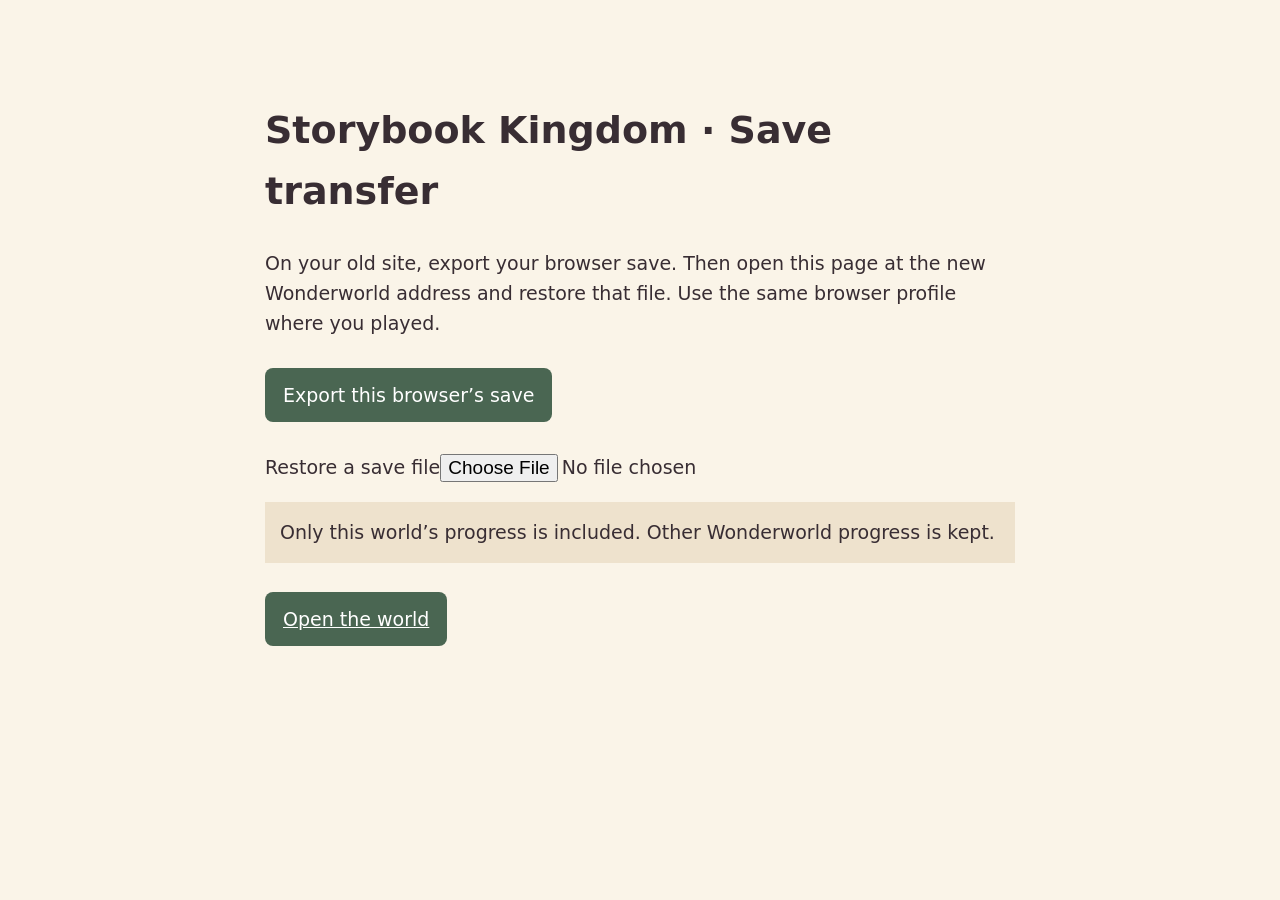
<file: transfer-save.html>
<!doctype html><html lang="en"><meta charset="utf-8"><meta name="viewport" content="width=device-width,initial-scale=1"><title>Transfer save · Storybook Kingdom</title><style>body{max-width:750px;margin:50px auto;padding:25px;background:#faf4e8;color:#382d33;font:19px/1.6 system-ui}button,a,input{font:inherit}button,a{padding:12px 18px;display:inline-block;margin:10px 0;background:#4a6652;color:white;border:0;border-radius:8px}label{display:block;margin:20px 0}#status{padding:15px;background:#eee2cd}</style><h1>Storybook Kingdom · Save transfer</h1><p>On your old site, export your browser save. Then open this page at the new Wonderworld address and restore that file. Use the same browser profile where you played.</p><button id="export">Export this browser’s save</button><label>Restore a save file<input id="restore" type="file" accept=".json"></label><p id="status" role="status">Only this world’s progress is included. Other Wonderworld progress is kept.</p><a href="./">Open the world</a><script>
const app="storybook-kingdom",prefixes=["sk_", "storybook", "roseglass"],allowed=k=>prefixes.some(p=>k.startsWith(p)),message=t=>document.querySelector('#status').textContent=t;
document.querySelector('#export').onclick=()=>{try{const data={};Object.keys(localStorage).filter(allowed).forEach(k=>data[k]=localStorage.getItem(k));if(!Object.keys(data).length){message('No saved progress for this world was found in this browser at this address.');return}const u=URL.createObjectURL(new Blob([JSON.stringify({app,version:1,data},null,2)],{type:'application/json'}));const a=document.createElement('a');a.href=u;a.download=app+'-save.json';a.click();setTimeout(()=>URL.revokeObjectURL(u),1000);message('Save exported. Keep the file, then restore it at the new address.')}catch{message('Browser storage is unavailable.')}};
document.querySelector('#restore').onchange=async e=>{try{const f=e.target.files[0];if(!f||f.size>10000000)throw Error();const s=JSON.parse(await f.text());if(s.app!==app||s.version!==1||!s.data||typeof s.data!=='object'||Array.isArray(s.data))throw Error();const entries=Object.entries(s.data);if(entries.some(([k,v])=>!allowed(k)||typeof v!=='string'))throw Error();if(!confirm('Replace matching saved progress for this world in this browser?'))return;const before={};entries.forEach(([k])=>before[k]=localStorage.getItem(k));try{entries.forEach(([k,v])=>localStorage.setItem(k,v))}catch(error){Object.entries(before).forEach(([k,v])=>v===null?localStorage.removeItem(k):localStorage.setItem(k,v));throw error}message('Save restored. Open the world to continue.')}catch{message('Restore failed. Choose the save exported for this world; current progress was kept.')}};
</script></html>
</file>
<file: styles.css>
@import url('https://fonts.googleapis.com/css2?family=Cormorant+Garamond:wght@500;600;700&family=Nunito:wght@400;600;700;800&display=swap');

:root {
  --ink: #271d33;
  --cream: #fff8e9;
  --paper: #fffdf7;
  --gold: #d6aa4c;
  --gold-light: #ffe6a6;
  --purple: #4d2f69;
  --purple-deep: #2c183d;
  --rose: #a34662;
  --green: #3f6f5d;
  --blue: #35587a;
  --shadow: 0 18px 45px rgba(37, 21, 49, .16);
  --soft-shadow: 0 10px 25px rgba(37, 21, 49, .10);
  --radius: 24px;
}

* { box-sizing: border-box; }
html { scroll-behavior: smooth; }

body {
  margin: 0;
  color: var(--ink);
  background:
    radial-gradient(circle at 10% 10%, rgba(255, 228, 166, .48), transparent 28rem),
    linear-gradient(#fff8ec, #f5ebff 55%, #edf5ef);
  min-height: 100vh;
  font-family: "Nunito", sans-serif;
}

button, input { font: inherit; }
button { cursor: pointer; }
button:focus-visible, input:focus-visible { outline: 3px solid #8d61ba; outline-offset: 3px; }

h1, h2, h3 {
  font-family: "Cormorant Garamond", Georgia, serif;
  margin-top: 0;
}

h1 { font-size: clamp(2.6rem, 6vw, 5rem); line-height: .92; }
h2 { font-size: 2rem; }
p { line-height: 1.65; }

.sparkle-layer::before,
.sparkle-layer::after {
  content: "✦  ·  ✧  ·  ✦  ·  ✧  ·  ✦";
  position: fixed;
  top: 90px;
  left: 4%;
  right: 4%;
  opacity: .18;
  letter-spacing: 2.2rem;
  pointer-events: none;
  z-index: -1;
}

.sparkle-layer::after { top: auto; bottom: 30px; transform: rotate(180deg); }

.topbar {
  position: sticky;
  top: 0;
  z-index: 30;
  display: flex;
  justify-content: space-between;
  align-items: center;
  gap: 1rem;
  padding: 12px clamp(18px, 4vw, 56px);
  color: white;
  background: rgba(44, 24, 61, .93);
  backdrop-filter: blur(14px);
  border-bottom: 1px solid rgba(255,255,255,.12);
}

.brand {
  display: flex;
  align-items: center;
  gap: 12px;
  border: 0;
  background: transparent;
  color: white;
  text-align: left;
}

.brand strong {
  display: block;
  font-family: "Cormorant Garamond", serif;
  font-size: 1.5rem;
}

.brand small { color: #e8dbf5; }
.crest { font-size: 2rem; color: var(--gold-light); }

.top-actions { display: flex; gap: 8px; align-items: center; }

.icon-btn, .pill-btn, .back-btn, .tab {
  border: 1px solid rgba(255,255,255,.18);
  background: rgba(255,255,255,.08);
  color: inherit;
  border-radius: 999px;
  padding: 9px 14px;
}

.pill-btn { color: var(--purple-deep); background: var(--gold-light); border-color: transparent; font-weight: 800; }

main { width: min(1400px, 94%); margin: 0 auto; }
.view { display: none; padding: clamp(34px, 5vw, 70px) 0 80px; }
.view.active { display: block; animation: fade .28s ease; }
@keyframes fade { from { opacity: 0; transform: translateY(4px);} to { opacity:1; transform:none;} }

.hero {
  min-height: 68vh;
  display: grid;
  grid-template-columns: 1.08fr .92fr;
  align-items: center;
  gap: clamp(32px, 6vw, 84px);
}

.eyebrow {
  font-size: .78rem;
  font-weight: 900;
  letter-spacing: .18em;
  text-transform: uppercase;
  color: var(--rose);
  margin-bottom: 8px;
}

.hero h1 { color: var(--purple-deep); margin-bottom: 18px; }
.hero-text { max-width: 720px; font-size: 1.15rem; }

.hero-buttons { display: flex; flex-wrap: wrap; gap: 12px; margin: 26px 0; }

.primary-btn, .secondary-btn, .mode-card button, .choice-btn {
  border: 0;
  border-radius: 999px;
  padding: 13px 19px;
  font-weight: 800;
  transition: transform .18s ease, box-shadow .18s ease;
}

.primary-btn {
  background: linear-gradient(135deg, var(--purple), #7a4c90);
  color: white;
  box-shadow: 0 10px 22px rgba(72,44,95,.22);
}

.secondary-btn {
  background: white;
  color: var(--purple);
  border: 1px solid rgba(77,47,105,.16);
}

.primary-btn:hover, .secondary-btn:hover, .mode-card button:hover, .choice-btn:hover { transform: translateY(-2px); }
.small { padding: 8px 13px; font-size: .9rem; }

.status-ribbon {
  display: inline-flex;
  gap: 8px;
  flex-wrap: wrap;
  padding: 12px 16px;
  border: 1px solid #ead5a3;
  background: rgba(255,250,229,.85);
  border-radius: 18px;
}

.castle-card {
  position: relative;
  min-height: 460px;
  overflow: hidden;
  border-radius: 40px;
  background:
    radial-gradient(circle at 70% 16%, #fff8c5 0 7%, transparent 7.5%),
    linear-gradient(#61477a 0 46%, #ad7391 66%, #f3b474 100%);
  box-shadow: var(--shadow);
  isolation: isolate;
}

.moon {
  position:absolute; width:100px; height:100px; border-radius:50%;
  background:#fff8c5; right:14%; top:11%; box-shadow:0 0 45px rgba(255,245,188,.58);
}

.hill {
  position: absolute; left:-10%; right:-10%; bottom:-32%; height:53%;
  border-radius:50%; background:#355b4a; z-index:2;
}

.castle-silhouette {
  position:absolute; left:50%; bottom:20%; transform:translateX(-50%);
  display:flex; align-items:flex-end; z-index:3; filter:drop-shadow(0 15px 12px rgba(0,0,0,.25));
}

.keep { width:185px; height:180px; background:#e9d7bc; position:relative; border:6px solid #d4bd9d; }
.tower { width:86px; background:#e9d7bc; border:6px solid #d4bd9d; position:relative; }
.t1,.t3{height:210px}.t2{height:260px;width:100px}
.tower::before {
  content:""; position:absolute; left:-14px; right:-14px; top:-37px;
  border-left:57px solid transparent; border-right:57px solid transparent; border-bottom:38px solid #703c5f;
  transform:rotate(180deg);
}
.tower span { position:absolute; width:16px; height:34px; background:#ffe598; left:50%; top:55px; transform:translateX(-50%); border-radius:9px 9px 0 0; }
.window { position:absolute; width:18px; height:32px; background:#ffe598; top:45px; border-radius:10px 10px 0 0; }
.w1 { left:32px; }.w2{right:32px;}
.gate { position:absolute; width:58px; height:75px; background:#60465f; bottom:0; left:50%; transform:translateX(-50%); border-radius:29px 29px 0 0; }
.lanterns { position:absolute; left:8%; right:8%; bottom:13%; display:flex; justify-content:space-around; z-index:4; }
.lanterns i { width:12px;height:18px;background:#ffd678;border-radius:4px;box-shadow:0 0 18px #ffd678; }

.mode-grid {
  display:grid;
  grid-template-columns: repeat(4, 1fr);
  gap:18px;
  margin: 36px 0 72px;
}

.mode-card {
  min-height: 310px;
  padding: 26px;
  border-radius: var(--radius);
  color:white;
  box-shadow: var(--soft-shadow);
  position: relative;
  overflow:hidden;
  cursor:pointer;
  transition: transform .18s ease, box-shadow .18s ease;
}
.mode-card:hover { transform:translateY(-5px); box-shadow: var(--shadow); }
.mode-card::after {
  content:""; position:absolute; width:190px;height:190px;border-radius:50%;
  right:-80px; bottom:-90px; background:rgba(255,255,255,.11);
}
.mode-card h2 { margin-bottom: 5px; }
.mode-card p { min-height:120px; }
.mode-card button { background:rgba(255,255,255,.92); color:var(--ink); position:relative; z-index:2; }
.mode-icon { font-size:2.2rem; margin-bottom:12px; }

.royal{background:linear-gradient(145deg,#5f3b78,#3b2455)}
.forest{background:linear-gradient(145deg,#497b65,#2e5547)}
.story{background:linear-gradient(145deg,#a85c69,#744052)}
.mystery{background:linear-gradient(145deg,#3f5679,#263b59)}
.quest{background:linear-gradient(145deg,#9c6541,#70442d)}
.games{background:linear-gradient(145deg,#b7843d,#8d5e28)}
.cozy{background:linear-gradient(145deg,#75627f,#514459)}
.court{background:linear-gradient(145deg,#78404f,#4c2937)}

.now-board {
  display:grid;
  grid-template-columns: .8fr 1.2fr;
  gap:26px;
  align-items:start;
  background:rgba(255,255,255,.6);
  padding:30px;
  border:1px solid rgba(78,47,105,.09);
  border-radius:var(--radius);
}

.happenings { display:grid; grid-template-columns:1fr 1fr; gap:12px; }
.happening {
  padding:15px 17px;
  background:white;
  border-radius:16px;
  border:1px solid #eee2cf;
}

.page-heading { display:flex; gap:18px; align-items:flex-start; margin-bottom:32px; }
.page-heading h1 { font-size:clamp(2.5rem,5vw,4.4rem); margin-bottom:8px; }
.back-btn { color:var(--purple); background:white; border:1px solid #e2d7e9; white-space:nowrap; }

.map-grid, .role-grid, .story-shelf, .quest-board, .cozy-spots {
  display:grid;
  grid-template-columns:repeat(3,1fr);
  gap:18px;
}

.place-card, .role-card, .story-card, .quest-card, .cozy-card {
  padding:22px;
  border-radius:22px;
  background:rgba(255,255,255,.88);
  border:1px solid rgba(58,35,75,.08);
  box-shadow:var(--soft-shadow);
}

.place-card, .role-card, .story-card, .cozy-card { cursor:pointer; }
.place-card:hover, .role-card:hover, .story-card:hover, .cozy-card:hover { transform:translateY(-3px); }

.place-art, .role-art, .story-art, .quest-art, .cozy-art { font-size:2.4rem; margin-bottom:10px; }
.card, .panel {
  background:rgba(255,255,255,.9);
  border:1px solid rgba(58,35,75,.1);
  border-radius:var(--radius);
  box-shadow:var(--soft-shadow);
  padding:26px;
}

.panel { margin-top:24px; }
.hidden { display:none !important; }

.scene-actions, .choice-row { display:flex; flex-wrap:wrap; gap:10px; margin-top:18px; }
.choice-btn { background:#f2eaf8; color:var(--purple-deep); border:1px solid #e5d7ed; }

.form-row { display:grid; grid-template-columns:repeat(3,1fr); gap:12px; }
label { display:block; font-weight:800; margin-bottom:12px; }
input {
  width:100%;
  margin-top:5px;
  border:1px solid #d8c8df;
  border-radius:12px;
  padding:11px 12px;
  background:#fffdf9;
}
.success-note { color:#2c6b4d; font-weight:800; }

.custom-role { margin-top:26px; }
.story-player { margin-top:26px; }
.story-player .story-scene { font-size:1.08rem; }
.story-note { color:#6f5d73; font-style:italic; }

.mystery-layout { display:grid; grid-template-columns:320px 1fr; gap:22px; align-items:start; }
.case-file { position:sticky; top:95px; }
.progress-line { height:10px; background:#eadff0; border-radius:999px; overflow:hidden; }
.progress-line span { display:block; height:100%; width:0; background:linear-gradient(90deg,#7a4b91,#d7aa4b); transition:width .25s ease; }

.clue-board { display:grid; grid-template-columns:repeat(2,1fr); gap:14px; }
.clue-card {
  min-height:170px;
  padding:20px;
  border-radius:18px;
  border:1px solid #e4d8e9;
  background:#fff;
  cursor:pointer;
  position:relative;
}
.clue-card.examined { border-color:#b58a45; background:#fff8e6; }
.clue-tag { font-size:.75rem; font-weight:900; text-transform:uppercase; letter-spacing:.12em; color:var(--rose); }
.deduction { margin-top:22px; }

.quest-card .quest-meta { display:flex; gap:8px; flex-wrap:wrap; margin:10px 0; }
.badge { background:#eee5f4; color:#593a6d; border-radius:999px; padding:5px 9px; font-size:.78rem; font-weight:800; }
.quest-card.active-quest { border:2px solid #c9a75c; background:#fff9e9; }

.game-tabs { display:flex; gap:10px; flex-wrap:wrap; margin-bottom:15px; }
.tab { color:var(--purple); background:white; border:1px solid #ded0e6; }
.tab.active { background:var(--purple); color:white; }
.game-stage { min-height:330px; }
.big-riddle { font-family:"Cormorant Garamond"; font-size:2rem; }
.answer-input { max-width:520px; }
.memory-grid { display:grid; grid-template-columns:repeat(4,90px); gap:10px; justify-content:center; }
.memory-card {
  height:90px; border:0; border-radius:16px; font-size:2rem; background:#604475; color:white;
}
.memory-card.revealed, .memory-card.matched { background:#fff2c8; color:var(--ink); }
.wheel {
  width:220px; height:220px; margin:18px auto; border-radius:50%;
  display:grid; place-items:center; text-align:center; padding:28px;
  background:conic-gradient(#f4c46f, #8e5ea5, #e78a98, #6f9e84, #f4c46f);
  border:12px solid white; box-shadow:var(--shadow);
  transition:transform 1s cubic-bezier(.2,.8,.2,1);
}
.wheel span { background:rgba(255,255,255,.88); padding:15px; border-radius:50%; font-weight:900; }

.cozy-view { min-height:75vh; }
.cozy-scene { margin-top:22px; text-align:center; padding:42px; background:linear-gradient(135deg,#fff8e7,#f2eafa); }
.cozy-scene .cozy-art { font-size:3.8rem; }
.cozy-card.selected { outline:3px solid #bb9650; }

.court-scene { max-width:930px; margin:0 auto; background:linear-gradient(145deg,#fffdf7,#f7edf8); }
.court-people { font-size:2.5rem; letter-spacing:.2em; margin-bottom:15px; }

.drawer {
  position:fixed; z-index:60; right:-430px; top:0; height:100vh; width:min(420px,94vw);
  background:#fffdf8; box-shadow:-18px 0 45px rgba(30,18,38,.2);
  padding:26px; transition:right .25s ease; overflow-y:auto;
}
.drawer.open { right:0; }
.drawer-head { display:flex; justify-content:space-between; align-items:flex-start; }
.drawer .icon-btn { color:var(--ink); border-color:#ddd; background:white; }
.journal-entry { padding:12px 0; border-bottom:1px dashed #d8c7df; }
.journal-entry time { font-size:.75rem; color:#766d78; }

.overlay {
  position:fixed; inset:0; background:rgba(24,15,31,.35); z-index:50;
}

.toast {
  position:fixed; z-index:80; left:50%; bottom:24px; transform:translate(-50%,20px);
  background:#2f213a; color:white; padding:12px 18px; border-radius:999px;
  opacity:0; pointer-events:none; transition:.2s ease; box-shadow:var(--soft-shadow);
}
.toast.show { opacity:1; transform:translate(-50%,0); }

footer {
  width:min(1400px,94%); margin:0 auto; padding:24px 0 35px;
  display:flex; justify-content:space-between; gap:20px; color:#756a79; border-top:1px solid rgba(70,40,90,.1);
}

@media (max-width: 1050px) {
  .hero { grid-template-columns:1fr; }
  .castle-card { min-height:390px; }
  .mode-grid { grid-template-columns:repeat(2,1fr); }
  .now-board { grid-template-columns:1fr; }
  .map-grid,.role-grid,.story-shelf,.quest-board,.cozy-spots { grid-template-columns:repeat(2,1fr); }
}

@media (max-width: 720px) {
  .topbar { align-items:flex-start; }
  .brand small { display:none; }
  .pill-btn { display:none; }
  main { width:92%; }
  .view { padding-top:30px; }
  .page-heading { display:block; }
  .back-btn { margin-bottom:18px; }
  .mode-grid,.map-grid,.role-grid,.story-shelf,.quest-board,.cozy-spots,.happenings,.clue-board { grid-template-columns:1fr; }
  .mode-card { min-height:250px; }
  .mode-card p { min-height:auto; }
  .mystery-layout { grid-template-columns:1fr; }
  .case-file { position:static; }
  .form-row { grid-template-columns:1fr; }
  .memory-grid { grid-template-columns:repeat(4,65px); }
  .memory-card { height:65px; }
  footer { flex-direction:column; }
}


/* Kingdom Life expansion */
.life-preview{display:flex;justify-content:space-between;gap:24px;align-items:center;margin:0 0 30px;background:linear-gradient(135deg,#fffaf0,#f4ecfb)}
.life-preview h2{margin-bottom:4px}.life-preview-actions{display:flex;flex-wrap:wrap;gap:10px;justify-content:flex-end}
.life-stats{display:grid;grid-template-columns:repeat(4,1fr);gap:12px;margin-bottom:22px}.stat-chip{background:#fff;border:1px solid #eadff0;border-radius:18px;padding:15px}.stat-chip strong{display:block;font-size:1.5rem;font-family:"Cormorant Garamond",serif}.stat-chip span{font-size:.8rem;color:#766a79}
.life-grid,.people-grid,.shop-grid,.home-choices,.wardrobe-grid,.travel-grid,.festival-grid{display:grid;grid-template-columns:repeat(3,1fr);gap:18px}.life-card,.person-card,.shop-card,.home-card,.outfit-card,.travel-card,.festival-card{padding:22px;border-radius:22px;background:rgba(255,255,255,.9);border:1px solid rgba(58,35,75,.09);box-shadow:var(--soft-shadow);cursor:pointer;transition:.18s ease}.life-card:hover,.person-card:hover,.shop-card:hover,.home-card:hover,.outfit-card:hover,.travel-card:hover,.festival-card:hover{transform:translateY(-3px);box-shadow:var(--shadow)}.life-card span,.person-card .avatar,.shop-card .shop-icon,.home-card .home-icon,.outfit-card .outfit-icon,.travel-card .travel-icon,.festival-card .festival-icon{font-size:2.5rem}.daily-card{margin-top:24px;background:linear-gradient(135deg,#fff9e7,#f5effc)}
.friend-meter{height:8px;border-radius:999px;background:#eee5f2;overflow:hidden;margin:10px 0}.friend-meter span{display:block;height:100%;background:linear-gradient(90deg,#b4708c,#d6aa4c)}.person-tags{display:flex;gap:6px;flex-wrap:wrap}.person-tag{font-size:.75rem;background:#f1e9f5;padding:4px 8px;border-radius:999px}.dialogue{font-family:"Cormorant Garamond",serif;font-size:1.45rem;background:#fffaf0;border-left:4px solid var(--gold);padding:16px;border-radius:10px}.wallet-bar{display:flex;justify-content:space-between;align-items:center;gap:12px;padding:14px 18px;border-radius:18px;background:#3b2750;color:white;margin-bottom:20px}.price{font-weight:900;color:#8a6120}.item-list{display:grid;grid-template-columns:repeat(2,1fr);gap:10px;margin-top:14px}.shop-item{padding:14px;border:1px solid #e5d9e9;border-radius:15px;background:#fff}.shop-item.owned{background:#f4f1f5}.home-card.selected,.outfit-card.selected{outline:3px solid #c59c4a}.home-scene-art{font-size:4rem;text-align:center}.outfit-now{text-align:center;margin-bottom:20px}.outfit-now .big-outfit{font-size:5rem}.inventory-list{display:flex;gap:8px;flex-wrap:wrap}.inventory-item{background:#fff7db;border:1px solid #ead49a;padding:7px 10px;border-radius:999px}.travel-scene-art,.festival-scene-art{font-size:3rem;letter-spacing:.12em}.festival-card .season{font-size:.78rem;font-weight:900;color:var(--rose);text-transform:uppercase;letter-spacing:.1em}
@media(max-width:1050px){.life-stats{grid-template-columns:repeat(2,1fr)}.life-grid,.people-grid,.shop-grid,.home-choices,.wardrobe-grid,.travel-grid,.festival-grid{grid-template-columns:repeat(2,1fr)}}
@media(max-width:720px){.life-preview{display:block}.life-preview-actions{justify-content:flex-start}.life-stats,.life-grid,.people-grid,.shop-grid,.home-choices,.wardrobe-grid,.travel-grid,.festival-grid,.item-list{grid-template-columns:1fr}.wallet-bar{align-items:flex-start;flex-direction:column}}

/* Deeper Kingdom expansion */
#royalScene,#jobScene,#mailScene,#realmScene,#clockScene{margin-top:24px}
#jobStatus{margin-bottom:20px;background:linear-gradient(135deg,#fff9e7,#f4ecfb)}
#mailGrid .story-card{min-height:245px}
#clockChoices .cozy-card{min-height:260px}
#clockScene{text-align:center;background:linear-gradient(135deg,#fff8e7,#eee8f8)}
#royalGrid .person-card,#jobGrid .shop-card,#realmGrid .place-card{min-height:270px}


/* V4 expansion */
.festival-card{padding:22px;border-radius:22px;background:rgba(255,255,255,.9);border:1px solid rgba(58,35,75,.09);box-shadow:var(--soft-shadow);cursor:pointer;transition:.18s ease}.festival-card:hover{transform:translateY(-3px)}.festival-icon{font-size:2.5rem;margin-bottom:10px}.big-outfit{font-size:3.2rem}.travel-scene-art{font-size:3rem;text-align:center;margin-bottom:8px}.people-grid,.shop-grid,.festival-grid{display:grid;grid-template-columns:repeat(3,1fr);gap:18px}.person-card,.shop-card{padding:22px;border-radius:22px;background:rgba(255,255,255,.9);border:1px solid rgba(58,35,75,.09);box-shadow:var(--soft-shadow);cursor:pointer}.avatar,.shop-icon{font-size:2.5rem;margin-bottom:8px}.life-grid{display:grid;grid-template-columns:repeat(3,1fr);gap:16px}.life-card{padding:22px;border-radius:22px;background:rgba(255,255,255,.88);border:1px solid rgba(58,35,75,.09);box-shadow:var(--soft-shadow);cursor:pointer}.life-card span{font-size:2rem}.daily-card{margin-top:22px}.life-stats,.wallet-bar{margin-bottom:18px}.outfit-now{margin-bottom:18px}.wardrobe-grid,.travel-grid,.festival-grid,.home-choices{display:grid;grid-template-columns:repeat(3,1fr);gap:18px}@media(max-width:900px){.life-grid,.people-grid,.shop-grid,.festival-grid,.wardrobe-grid,.travel-grid,.home-choices{grid-template-columns:repeat(2,1fr)}}@media(max-width:650px){.life-grid,.people-grid,.shop-grid,.festival-grid,.wardrobe-grid,.travel-grid,.home-choices{grid-template-columns:1fr}}


/* V5 return-anytime world expansion */
.weather-grid,.routine-grid,.calendar-grid,.reputation-board{display:grid;grid-template-columns:repeat(4,1fr);gap:16px}.weather-card,.routine-card,.day-card,.rep-card{padding:20px;border-radius:22px;background:rgba(255,255,255,.9);border:1px solid rgba(58,35,75,.09);box-shadow:var(--soft-shadow)}.weather-card,.routine-card{cursor:pointer;transition:.18s ease}.weather-card:hover,.routine-card:hover{transform:translateY(-3px);box-shadow:var(--shadow)}.weather-card.selected{outline:3px solid #c59c4a}.weather-icon,.routine-icon{font-size:2.8rem;margin-bottom:8px}.weather-hero{font-size:5rem;text-align:center}.calendar-today{display:flex;gap:18px;align-items:center}.calendar-today>span{font-size:3rem}.day-card span{font-size:2rem}.day-card strong{display:block;color:var(--rose);font-size:.78rem;letter-spacing:.1em;text-transform:uppercase}.day-card.today{outline:3px solid var(--gold);background:#fff8e6}.rep-meter{height:10px;border-radius:999px;background:#eee4f1;overflow:hidden}.rep-meter span{display:block;height:100%;background:linear-gradient(90deg,#8e5ea5,#d6aa4c)}.case-clues{display:grid;grid-template-columns:repeat(2,1fr);gap:10px;margin:18px 0}.clue-button{padding:15px;text-align:left;border-radius:14px;border:1px solid #ddcfe6;background:white;color:var(--ink)}.clue-button.examined{background:#fff5d7;border-color:#c7a35b}.routine-steps{display:grid;gap:10px;padding-left:24px}.routine-steps li{padding:10px 12px;background:#fff9ec;border-radius:12px}.reputation-board{margin-bottom:22px}#weatherScene,#householdScene,#rumorBoard,#caseScene,#routineScene{margin-top:22px}
@media(max-width:1050px){.weather-grid,.routine-grid,.calendar-grid,.reputation-board{grid-template-columns:repeat(2,1fr)}}
@media(max-width:650px){.weather-grid,.routine-grid,.calendar-grid,.reputation-board,.case-clues{grid-template-columns:1fr}}

/* V6 — Living Story Expansion */
.castle-room-card,.book-card,.title-card,.event-choice{background:rgba(255,255,255,.9);border:1px solid rgba(58,35,75,.1);border-radius:22px;padding:22px;box-shadow:var(--soft-shadow)}
.castle-room-card,.book-card{cursor:pointer;transition:.18s ease}.castle-room-card:hover,.book-card:hover{transform:translateY(-3px)}
.room-icon,.book-icon,.title-icon{font-size:2.3rem;margin-bottom:10px}.event-big{max-width:950px;margin:0 auto;text-align:left;padding:clamp(26px,5vw,48px)}
.event-big .event-icon{font-size:4rem}.title-card.unlocked{background:linear-gradient(145deg,#fff9e7,#f6effb);border-color:#d4b56b}.title-card.locked{opacity:.62}.keepsake-list{display:flex;flex-wrap:wrap;gap:10px}.keepsake{padding:8px 12px;border-radius:999px;background:#f3eaf8;font-weight:800}.letter-paper{background:#fffaf0;border:1px solid #ead8b0;padding:28px;border-radius:18px;font-family:"Cormorant Garamond",serif;font-size:1.2rem}.quest-memory{padding:10px 14px;background:#f2eafa;border-radius:14px;margin:12px 0}.book-meta{font-size:.8rem;font-weight:800;color:#7a617d;text-transform:uppercase;letter-spacing:.08em}.chapter-list{display:grid;gap:10px;margin-top:16px}.chapter-list button{text-align:left}


/* V7 — Wider & Deeper Kingdom Expansion */
#underwayGrid,#academyGrid,#seasonArcGrid{grid-template-columns:repeat(3,1fr)}
#underwayScene,#villageScene,#academyScene,#castleWorkScene,#seasonArcScene,#pastimeScene{margin-top:24px}
#pastimeGrid .cozy-card{min-height:240px}
#castleWorkGrid .quest-card{min-height:250px}
#villageGrid .place-card{min-height:260px}
@media(max-width:900px){#underwayGrid,#academyGrid,#seasonArcGrid{grid-template-columns:repeat(2,1fr)}}
@media(max-width:650px){#underwayGrid,#academyGrid,#seasonArcGrid{grid-template-columns:1fr}}

/* Final-world expansion */
.dashboard-grid{display:grid;grid-template-columns:repeat(4,1fr);gap:16px}.dashboard-card{background:rgba(255,255,255,.9);border:1px solid rgba(58,35,75,.1);border-radius:20px;padding:20px;box-shadow:var(--soft-shadow)}.dashboard-card>span{font-size:2rem}.dashboard-card h2{font-size:1.3rem;margin:4px 0}.person-card{padding:22px;border-radius:22px;background:rgba(255,255,255,.88);border:1px solid rgba(58,35,75,.08);box-shadow:var(--soft-shadow);cursor:pointer}.person-avatar{font-size:2.4rem;margin-bottom:10px}
@media(max-width:1050px){.dashboard-grid{grid-template-columns:repeat(2,1fr)}}@media(max-width:720px){.dashboard-grid{grid-template-columns:1fr}}

/* Final navigation polish */
.kingdom-finder{margin:18px 0 24px}.kingdom-finder label{font-family:"Cormorant Garamond",Georgia,serif;font-size:1.4rem}.kingdom-finder input{font-family:"Nunito",sans-serif;font-size:1rem}.category-chips{display:flex;flex-wrap:wrap;gap:8px;margin-top:12px}.category-chip{border:1px solid #ddcfe5;background:#fff;color:var(--purple);border-radius:999px;padding:8px 12px;font-weight:800}.category-chip.active{background:var(--purple);color:#fff}.life-card.filtered-out{display:none}.life-grid{align-items:stretch}
@media (prefers-reduced-motion: reduce){*,*::before,*::after{scroll-behavior:auto!important;animation-duration:.001ms!important;animation-iteration-count:1!important;transition-duration:.001ms!important}}

/* ---------- Immersive Cinematic Story Mode ---------- */
body.cinema-open { overflow:hidden; }
.cinematic-btn { background:linear-gradient(135deg,#7c3e8f,#d19d42); box-shadow:0 0 0 1px rgba(255,255,255,.28),0 12px 30px rgba(89,47,111,.3); }
.cinema-world { position:fixed; inset:0; z-index:200; overflow:hidden; color:white; background:#171226; font-family:"Nunito",sans-serif; }
.cinema-world.hidden { display:none; }
.cinema-sky { position:absolute; inset:0; transition:background 1s ease; background:linear-gradient(#2a1c4e 0%,#715182 48%,#efad79 100%); }
.cinema-stars { position:absolute; inset:0; opacity:.55; background-image:radial-gradient(circle,#fff 1px,transparent 1.8px),radial-gradient(circle,#ffe8a5 1px,transparent 1.8px); background-size:71px 71px,113px 113px; background-position:0 0,23px 41px; animation:starDrift 18s linear infinite; }
@keyframes starDrift { to { transform:translateY(40px); } }
.cinema-scene-art { position:absolute; inset:0; overflow:hidden; transition:background .6s ease,filter .6s ease; }
.cinema-scene-art::before { content:""; position:absolute; left:-10%; right:-10%; bottom:-14%; height:46%; border-radius:50% 50% 0 0; background:linear-gradient(#355c4a,#1f3c31); filter:drop-shadow(0 -15px 30px rgba(0,0,0,.18)); }
.cinema-moon { position:absolute; right:10%; top:11%; width:90px; height:90px; border-radius:50%; background:#fff6c8; box-shadow:0 0 55px #fff1a2; }
.cinema-hills { position:absolute; left:-8%; right:-8%; bottom:9%; height:25%; border-radius:50% 50% 0 0; background:rgba(43,72,57,.86); }
.cinema-castle-mini { position:absolute; left:50%; bottom:19%; transform:translateX(-50%); font-size:min(24vw,220px); filter:drop-shadow(0 25px 18px rgba(0,0,0,.35)); animation:castleFloat 5s ease-in-out infinite; }
@keyframes castleFloat { 50% { transform:translate(-50%,-5px); } }
.cinema-particles::before,.cinema-particles::after { content:"✦  ✧  ·  ✦   ·  ✧   ✦"; position:absolute; left:5%; right:5%; top:24%; font-size:1.3rem; letter-spacing:3vw; color:#ffe6a6; opacity:.55; animation:sparkleFloat 8s ease-in-out infinite; }
.cinema-particles::after { top:55%; animation-delay:-4s; }
@keyframes sparkleFloat { 50% { transform:translateY(-22px); opacity:.2; } }
.cinema-world.scene-castle .cinema-scene-art { background:radial-gradient(circle at 50% 68%,rgba(255,213,120,.18),transparent 25%); }
.cinema-world.scene-ballroom .cinema-scene-art { background:linear-gradient(rgba(57,29,75,.08),rgba(10,7,20,.3)),radial-gradient(circle at 25% 42%,#ffd18f 0 2%,transparent 12%),radial-gradient(circle at 76% 42%,#ffd18f 0 2%,transparent 12%); }
.cinema-world.scene-library .cinema-scene-art { background:linear-gradient(90deg,rgba(43,24,35,.9) 0 17%,transparent 17% 83%,rgba(43,24,35,.9) 83%),linear-gradient(#382344,#7f5a4a); }
.cinema-world.scene-kitchen .cinema-scene-art { background:radial-gradient(circle at 25% 75%,rgba(255,142,53,.8),transparent 8%),linear-gradient(#50364f,#9d795e); }
.cinema-world.scene-forest .cinema-scene-art { background:radial-gradient(circle at 50% 50%,rgba(129,206,160,.16),transparent 25%),linear-gradient(#14392e,#2d6751 60%,#102b25); }
.cinema-world.scene-market .cinema-scene-art { background:linear-gradient(#5678a0 0 48%,#d59a72 48% 70%,#8f6b4f 70%); }
.cinema-world.scene-harbor .cinema-scene-art { background:linear-gradient(#263b69 0 52%,#4d7f98 52% 72%,#193a53 72%); }
.cinema-world.scene-mystery .cinema-scene-art { background:radial-gradient(circle at 50% 35%,rgba(98,125,166,.28),transparent 24%),linear-gradient(#18233b,#3b4660 70%,#171b28); }
.cinema-hud { position:absolute; z-index:4; top:18px; left:18px; right:18px; display:flex; align-items:center; gap:14px; justify-content:space-between; pointer-events:none; }
.cinema-round { pointer-events:auto; width:46px;height:46px;border-radius:50%;border:1px solid rgba(255,255,255,.35);background:rgba(20,15,31,.58);color:white;font-size:1.15rem;backdrop-filter:blur(12px); }
.cinema-location { display:flex; align-items:center; gap:10px; padding:9px 16px; border-radius:999px; background:rgba(20,15,31,.52); border:1px solid rgba(255,255,255,.22); backdrop-filter:blur(12px); box-shadow:0 8px 30px rgba(0,0,0,.16); }
.cinema-location>span:first-child { font-size:1.5rem; }.cinema-location small{display:block;font-size:.62rem;letter-spacing:.16em;color:#f5d99a}.cinema-location strong{display:block;font-family:"Cormorant Garamond";font-size:1.18rem}
.cinema-stats { display:flex; gap:8px; }.cinema-stats span{padding:9px 13px;border-radius:999px;background:rgba(20,15,31,.52);border:1px solid rgba(255,255,255,.2);backdrop-filter:blur(12px)}
.cinema-characters { position:absolute; z-index:3; left:5%; right:5%; bottom:210px; display:flex; justify-content:center; align-items:flex-end; gap:clamp(15px,5vw,70px); pointer-events:none; }
.cinema-character { pointer-events:auto; width:min(180px,30vw); text-align:center; filter:drop-shadow(0 24px 15px rgba(0,0,0,.32)); animation:characterEnter .5s ease both; cursor:pointer; }
.cinema-character .figure { display:grid; place-items:center; height:190px; font-size:7rem; transition:transform .2s ease; }
.cinema-character:hover .figure { transform:translateY(-8px) scale(1.04); }
.cinema-character strong { display:inline-block;background:rgba(20,15,31,.72);padding:5px 10px;border-radius:999px; }
@keyframes characterEnter { from{opacity:0;transform:translateY(30px)}to{opacity:1;transform:none} }
.cinema-hotspots { position:absolute; z-index:3; inset:80px 24px 220px; pointer-events:none; }
.cinema-hotspot { position:absolute; pointer-events:auto; border:0; color:#2a1c3e; background:#fff1bd; border-radius:50%; width:58px;height:58px; font-size:1.45rem; box-shadow:0 0 0 7px rgba(255,236,164,.18),0 8px 22px rgba(0,0,0,.24); animation:hotspotPulse 1.8s ease-in-out infinite; }
.cinema-hotspot span { position:absolute; white-space:nowrap; left:50%; top:65px; transform:translateX(-50%); background:rgba(28,19,40,.84); color:white; padding:5px 9px; border-radius:999px; font-size:.72rem; font-weight:800; }
@keyframes hotspotPulse { 50%{transform:scale(1.08);box-shadow:0 0 0 13px rgba(255,236,164,.09),0 8px 22px rgba(0,0,0,.24)} }
.cinema-dialogue { position:absolute; z-index:5; left:50%; bottom:18px; transform:translateX(-50%); width:min(1050px,94%); min-height:165px; display:grid; grid-template-columns:110px 1fr; gap:18px; align-items:center; padding:19px 24px; border:1px solid rgba(255,255,255,.3); border-radius:28px; background:linear-gradient(135deg,rgba(24,16,37,.92),rgba(63,38,76,.9)); box-shadow:0 25px 70px rgba(0,0,0,.35); backdrop-filter:blur(18px); }
.cinema-portrait { width:98px;height:98px;display:grid;place-items:center;border-radius:24px;background:linear-gradient(145deg,#f6ddb0,#c69e59);font-size:3.8rem;box-shadow:inset 0 0 0 4px rgba(255,255,255,.22); }
.cinema-speaker { margin:0 0 3px;color:#ffe3a1;font-weight:900;letter-spacing:.04em }.cinema-text{margin:0;font-size:1.03rem;line-height:1.55;min-height:3.2em}.cinema-choices{display:flex;flex-wrap:wrap;gap:8px;margin-top:12px}.cinema-choices button{border:1px solid rgba(255,255,255,.25);background:rgba(255,255,255,.11);color:white;border-radius:999px;padding:9px 13px;font-weight:800}.cinema-choices button:hover{background:#ffe4a2;color:#2b1c3b;transform:translateY(-2px)}
.cinema-flash { animation:cinemaFlash .6s ease; }@keyframes cinemaFlash{0%,100%{filter:none}40%{filter:brightness(1.8)}}
.cinema-world[data-time="day"] .cinema-sky{background:linear-gradient(#72b7db,#cce8e4 48%,#f8c888)}.cinema-world[data-time="day"] .cinema-stars,.cinema-world[data-time="day"] .cinema-moon{opacity:0}.cinema-world[data-time="evening"] .cinema-sky{background:linear-gradient(#5b477a,#ad718e 55%,#f3a66c)}.cinema-world[data-time="night"] .cinema-sky{background:linear-gradient(#10182f,#2a3155 55%,#624a6a)}
.cinema-rain::after { content:""; position:absolute; inset:-100px 0 0; pointer-events:none; opacity:.32; background:repeating-linear-gradient(105deg,transparent 0 18px,rgba(210,230,255,.75) 19px 20px,transparent 21px 37px); animation:rainFall .45s linear infinite; }@keyframes rainFall{to{transform:translateY(70px)}}
@media(max-width:700px){.cinema-hud{top:8px;left:8px;right:8px}.cinema-stats{display:none}.cinema-location{padding:7px 10px}.cinema-dialogue{grid-template-columns:62px 1fr;padding:14px;bottom:8px;min-height:150px}.cinema-portrait{width:58px;height:58px;font-size:2.3rem;border-radius:16px}.cinema-text{font-size:.9rem}.cinema-characters{bottom:190px}.cinema-character .figure{height:140px;font-size:5rem}.cinema-hotspots{bottom:190px}.cinema-hotspot{width:48px;height:48px;font-size:1.2rem}}

/* === Storybook Kingdom: Animated Actor & Stage Upgrade === */
.cinema-set-piece{position:absolute;inset:0;z-index:1;pointer-events:none;overflow:hidden}
.cinema-set-piece .set-floor{position:absolute;left:0;right:0;bottom:0;height:28%;background:linear-gradient(rgba(255,255,255,.04),rgba(0,0,0,.22));border-top:1px solid rgba(255,255,255,.08)}
.cinema-set-piece .set-window{position:absolute;width:120px;height:185px;right:12%;top:23%;border:12px solid rgba(74,48,68,.9);border-radius:60px 60px 8px 8px;background:linear-gradient(#40547c,#aa7b98 65%,#efb47c);box-shadow:0 0 0 4px rgba(255,218,157,.25),inset 0 0 35px rgba(255,240,190,.25)}
.cinema-set-piece .set-table{position:absolute;width:220px;height:28px;left:50%;bottom:24%;transform:translateX(-50%);background:#6c4734;border-radius:50%;box-shadow:0 15px 0 -7px #4b3026}
.cinema-set-piece .set-lantern{position:absolute;top:22%;left:16%;font-size:3rem;filter:drop-shadow(0 0 18px #ffd676);animation:lanternSway 4s ease-in-out infinite;transform-origin:top center}
.cinema-set-piece .set-lantern.r{left:auto;right:18%;animation-delay:-2s}
@keyframes lanternSway{50%{transform:rotate(5deg)}}
.scene-forest .set-window,.scene-harbor .set-window,.scene-market .set-window{display:none}
.scene-forest .cinema-set-piece:before,.scene-forest .cinema-set-piece:after{content:"";position:absolute;bottom:18%;width:180px;height:430px;background:linear-gradient(90deg,#203f31,#355a46);border-radius:60% 40% 20% 20%;box-shadow:0 -80px 0 25px #254f3a,0 -150px 0 45px #2c5d43}
.scene-forest .cinema-set-piece:before{left:3%;transform:rotate(-4deg)}.scene-forest .cinema-set-piece:after{right:3%;transform:rotate(5deg)}
.scene-market .cinema-set-piece:before,.scene-market .cinema-set-piece:after{content:"";position:absolute;bottom:18%;width:220px;height:115px;background:linear-gradient(#b94c62 0 24%,#f2d3a1 24%);border-radius:12px 12px 2px 2px;box-shadow:0 -18px 0 #f1c867}
.scene-market .cinema-set-piece:before{left:6%}.scene-market .cinema-set-piece:after{right:6%;background:linear-gradient(#45769a 0 24%,#eed8b1 24%)}
.scene-harbor .cinema-set-piece:before{content:"";position:absolute;left:0;right:0;bottom:16%;height:7%;background:repeating-linear-gradient(90deg,#6a4732 0 35px,#4e3529 35px 42px);transform:skewY(-1deg)}
.scene-ballroom .cinema-set-piece:before,.scene-ballroom .cinema-set-piece:after{content:"";position:absolute;top:12%;bottom:20%;width:9%;background:linear-gradient(90deg,#d7c3ae,#fff4dd,#cdb59e);border-radius:45px 45px 0 0;box-shadow:0 0 30px rgba(255,221,160,.22)}
.scene-ballroom .cinema-set-piece:before{left:10%}.scene-ballroom .cinema-set-piece:after{right:10%}
.scene-library .cinema-set-piece:before,.scene-library .cinema-set-piece:after{content:"📚\A📚\A📚\A📚";white-space:pre;position:absolute;top:18%;bottom:22%;font-size:2.7rem;line-height:1.2;padding:14px;background:#3d2530;border:10px solid #6c4938;border-radius:6px}
.scene-library .cinema-set-piece:before{left:6%}.scene-library .cinema-set-piece:after{right:6%}
.scene-kitchen .cinema-set-piece:before{content:"🔥";position:absolute;left:10%;bottom:22%;font-size:6rem;filter:drop-shadow(0 0 22px #ff9f45);animation:fireFlicker .7s ease-in-out infinite alternate}@keyframes fireFlicker{to{transform:scale(1.06) translateY(-3px);filter:drop-shadow(0 0 35px #ffc56d)}}

.cinema-action-caption{position:absolute;z-index:7;left:50%;top:14%;transform:translateX(-50%) translateY(-10px);max-width:min(720px,86%);padding:10px 18px;border-radius:999px;background:rgba(18,12,28,.72);border:1px solid rgba(255,255,255,.25);backdrop-filter:blur(12px);font-weight:800;text-align:center;opacity:0;pointer-events:none;transition:.25s ease;box-shadow:0 12px 32px rgba(0,0,0,.25)}
.cinema-action-caption.show{opacity:1;transform:translateX(-50%) translateY(0)}
.cinema-screen-curtain{position:absolute;inset:0;z-index:20;background:radial-gradient(circle at 50% 45%,rgba(255,231,178,.95),rgba(62,37,73,.98));opacity:0;pointer-events:none;transition:opacity .35s ease}
.cinema-screen-curtain.show{opacity:1}

.cinema-characters{z-index:4;align-items:flex-end;min-height:310px}
.story-actor{--skin:#c98561;--hair:#3a271f;--primary:#6f477f;--secondary:#e5c36c;position:relative;width:165px;height:300px;pointer-events:auto;filter:drop-shadow(0 22px 16px rgba(0,0,0,.34));transform-origin:50% 100%;transition:transform .45s ease,left .8s ease,opacity .35s ease;animation:actorArrive .55s cubic-bezier(.2,.8,.2,1) both}
@keyframes actorArrive{from{opacity:0;transform:translateY(35px) scale(.92)}to{opacity:1;transform:none}}
.story-actor .actor-shadow{position:absolute;left:28px;right:28px;bottom:3px;height:18px;border-radius:50%;background:rgba(0,0,0,.25);filter:blur(4px)}
.story-actor .actor-body{position:absolute;left:47px;top:119px;width:72px;height:126px;background:linear-gradient(90deg,var(--primary),color-mix(in srgb,var(--primary),white 18%),var(--primary));border-radius:28px 28px 16px 16px;z-index:2;box-shadow:inset 0 -18px 0 rgba(0,0,0,.08)}
.story-actor.feminine .actor-body{left:35px;width:96px;height:134px;clip-path:polygon(28% 0,72% 0,100% 100%,0 100%);border-radius:25px 25px 10px 10px}
.story-actor .actor-belt{position:absolute;left:46px;top:165px;width:74px;height:10px;background:var(--secondary);z-index:5;border-radius:999px}.story-actor.feminine .actor-belt{left:42px;width:82px}
.story-actor .actor-neck{position:absolute;left:71px;top:101px;width:24px;height:29px;background:var(--skin);z-index:2;border-radius:0 0 12px 12px}
.story-actor .actor-head{position:absolute;left:53px;top:37px;width:60px;height:72px;background:var(--skin);border-radius:48% 48% 44% 44%;z-index:5;box-shadow:inset -5px -7px 0 rgba(0,0,0,.06)}
.story-actor .actor-hair{position:absolute;left:48px;top:28px;width:70px;height:55px;background:var(--hair);border-radius:52% 52% 30% 30%;z-index:6}.story-actor .actor-hair:after{content:"";position:absolute;right:2px;top:30px;width:18px;height:64px;background:var(--hair);border-radius:0 0 20px 20px}.story-actor.short-hair .actor-hair:after{height:24px}
.story-actor .actor-eye{position:absolute;top:66px;width:6px;height:7px;background:#2a1b1f;border-radius:50%;z-index:8}.story-actor .eye-l{left:69px}.story-actor .eye-r{left:92px}
.story-actor .actor-mouth{position:absolute;left:78px;top:87px;width:12px;height:5px;border-bottom:2px solid #7b3e3f;border-radius:50%;z-index:8;transition:.15s}.story-actor.speaking .actor-mouth{height:8px;border:0;background:#7b3e3f;border-radius:50%;animation:mouthTalk .28s steps(2) infinite}@keyframes mouthTalk{50%{transform:scaleY(.45)}}
.story-actor .actor-arm{position:absolute;top:127px;width:22px;height:92px;background:var(--skin);border:10px solid var(--primary);border-top-width:50px;border-radius:15px;z-index:1;transform-origin:50% 12px;transition:transform .35s ease}.story-actor .arm-l{left:34px;transform:rotate(10deg)}.story-actor .arm-r{right:34px;transform:rotate(-10deg)}
.story-actor .actor-leg{position:absolute;top:231px;width:23px;height:58px;background:#3e3342;z-index:1;border-radius:0 0 12px 12px}.story-actor .leg-l{left:56px}.story-actor .leg-r{right:56px}
.story-actor.feminine .actor-leg{opacity:.4}
.story-actor .actor-accessory{position:absolute;left:50%;top:7px;transform:translateX(-50%);z-index:10;font-size:2.2rem;filter:drop-shadow(0 2px 2px rgba(0,0,0,.25))}.story-actor .actor-held{position:absolute;right:3px;top:128px;z-index:12;font-size:2.3rem;opacity:0;transform:translateY(12px) scale(.6);transition:.3s ease}.story-actor.holding .actor-held{opacity:1;transform:none}
.story-actor .actor-nameplate{position:absolute;left:50%;bottom:-22px;transform:translateX(-50%);white-space:nowrap;background:rgba(23,15,32,.78);border:1px solid rgba(255,255,255,.18);padding:5px 10px;border-radius:999px;font-size:.76rem;font-weight:900;color:white;z-index:20}
.story-actor.pose-wave .arm-r{transform:rotate(-145deg);animation:armWave .55s ease-in-out infinite alternate}@keyframes armWave{to{transform:rotate(-120deg)}}
.story-actor.pose-point .arm-r{transform:rotate(-92deg)}
.story-actor.pose-bow{animation:actorBow 1.1s ease both}@keyframes actorBow{45%{transform:rotate(7deg) translateY(8px)}100%{transform:none}}
.story-actor.pose-dance{animation:actorDance 1s ease-in-out infinite alternate}@keyframes actorDance{to{transform:translateX(18px) translateY(-8px) rotate(3deg)}}
.story-actor.pose-handover .arm-r{transform:rotate(-78deg)}.story-actor.pose-handover .actor-held{opacity:1;transform:translate(-18px,-4px) scale(1)}
.story-actor.pose-surprise{animation:actorSurprise .55s ease}@keyframes actorSurprise{40%{transform:translateY(-18px) scale(1.04)}}
.story-actor.pose-walk{animation:actorWalkCycle .45s ease-in-out infinite alternate}@keyframes actorWalkCycle{to{transform:translateY(-5px) rotate(-1deg)}}
.story-actor.pose-think .arm-r{transform:rotate(-150deg)}
.story-actor.pose-play-violin .arm-l{transform:rotate(70deg)}.story-actor.pose-play-violin .arm-r{transform:rotate(-75deg);animation:bowMove .5s ease-in-out infinite alternate}@keyframes bowMove{to{transform:rotate(-105deg)}}
.story-actor.pose-curtsy{animation:curtsy 1s ease both}@keyframes curtsy{45%{transform:translateY(12px) scaleY(.94)}100%{transform:none}}

.story-actor.actor-queen{--skin:#9c684f;--hair:#241912;--primary:#6d3f78;--secondary:#e7bf62}.story-actor.actor-prince{--skin:#b67b58;--hair:#3d2b1e;--primary:#355e8b;--secondary:#d9b761}.story-actor.actor-mara{--skin:#a66f52;--hair:#3b241d;--primary:#75506c;--secondary:#e1c6ae}.story-actor.actor-tomas{--skin:#bf805c;--hair:#4a2d20;--primary:#a86b3f;--secondary:#f0d6a8}.story-actor.actor-elin{--skin:#8b5b45;--hair:#1f1b22;--primary:#3d5a63;--secondary:#d8bd78}.story-actor.actor-joren{--skin:#7e513d;--hair:#1d1715;--primary:#3e546b;--secondary:#bbc4ce}.story-actor.actor-mina{--skin:#a96e50;--hair:#5b3324;--primary:#9b4d63;--secondary:#f0c66d}.story-actor.actor-pip{--skin:#a66a4c;--hair:#362319;--primary:#526e49;--secondary:#c7a86b}.story-actor.actor-celeste{--skin:#8f5f49;--hair:#1e171c;--primary:#415879;--secondary:#c7c1d8}.story-actor.actor-traveler{--skin:#9d6a51;--hair:#36251f;--primary:#6e526f;--secondary:#cfb26d}

.cinema-prop{position:absolute;z-index:3;font-size:4rem;filter:drop-shadow(0 12px 8px rgba(0,0,0,.3));opacity:0;transform:scale(.5) translateY(20px);transition:.35s ease;pointer-events:none}.cinema-prop.show{opacity:1;transform:none}.cinema-prop.center{left:50%;top:48%;transform:translate(-50%,-50%) scale(.5)}.cinema-prop.center.show{transform:translate(-50%,-50%) scale(1)}
.cinema-world.action-mode .cinema-hotspots{opacity:.25;pointer-events:none}.cinema-world.action-mode .cinema-dialogue{transform:translateX(-50%) translateY(8px);opacity:.86}
@media(max-width:700px){.story-actor{width:115px;height:215px;transform:scale(.78);transform-origin:50% 100%;margin:0 -14px}.cinema-characters{bottom:178px;gap:0}.cinema-action-caption{top:11%;font-size:.82rem}.story-actor .actor-nameplate{font-size:.68rem}}

/* CHARACTER CLICK & HAIR FIX */
.cinema-characters .story-actor { pointer-events:auto;cursor:pointer;touch-action:manipulation; }
.cinema-characters .story-actor:hover { filter:drop-shadow(0 0 13px rgba(255,229,151,.9)) drop-shadow(0 18px 12px rgba(0,0,0,.3)); }
.cinema-characters .story-actor:focus-visible { outline:3px solid #ffe69a;outline-offset:6px;border-radius:20px; }
/* The original top hair layer covered the eyes. Keep the hair on the crown and to the side. */
.story-actor .actor-hair { top:25px;height:32px;border-radius:55% 55% 26% 20%; }
.story-actor .actor-hair:after {top:27px;right:2px;width:17px;height:61px;}
.story-actor.short-hair .actor-hair:after {height:20px;}

/* STORYBOOK KINGDOM • jewel-tone storybook polish • 2026 */
:root{--cream:#fff9eb;--paper:#fffdf9;--gold:#e9ac38;--gold-light:#ffe9aa;--purple:#653594;--purple-deep:#341b55;--rose:#cb537e;--green:#398567;--blue:#386ba3}
body{background:radial-gradient(circle at 14% 14%,#ffe6aacc,transparent 32rem),radial-gradient(circle at 87% 18%,#e9c5ff99,transparent 34rem),linear-gradient(130deg,#fff7e7,#f5e6ff 48%,#e9f8ef 100%) fixed}
.topbar{background:linear-gradient(112deg,#35184feF,#663a83F2 58%,#385b6dF2);box-shadow:0 6px 28px #40204c35}
.hero{background-image:radial-gradient(circle at 82% 15%,#ffeac177,transparent 29%),linear-gradient(130deg,#faf0ff,#fff6dd 55%,#e0f8ed)}
.hero h1{background:linear-gradient(110deg,#542575,#b64b86 60%,#a46b27);-webkit-background-clip:text;background-clip:text;color:transparent}
.hero .crest,.topbar .crest{filter:drop-shadow(0 4px 8px #f4d18680)}
.pill-btn,.primary-btn,.secondary-btn,.icon-btn,.tab{transition:transform .18s ease,box-shadow .2s ease,filter .2s ease}
.pill-btn:hover,.primary-btn:hover,.secondary-btn:hover,.icon-btn:hover,.tab:hover{transform:translateY(-3px);filter:brightness(1.07);box-shadow:0 10px 22px #713b8050}
.view.active{animation:kingdomReveal .45s cubic-bezier(.2,.85,.25,1)}
@keyframes kingdomReveal{from{opacity:.4;transform:translateY(9px)}to{opacity:1;transform:translateY(0)}}
.sparkle-layer::before,.sparkle-layer::after{opacity:.28;color:#b16acb;animation:storybookShimmer 9s ease-in-out infinite alternate}
@keyframes storybookShimmer{from{opacity:.12;transform:translateY(0)}to{opacity:.3;transform:translateY(8px)}}
button:focus-visible,a:focus-visible{outline:3px solid #a14ad0;outline-offset:3px}
@media(max-width:700px){.topbar{gap:10px}.top-actions{gap:7px}.pill-btn,.icon-btn{min-height:44px}}
@media(prefers-reduced-motion:reduce){.view.active,.sparkle-layer::before,.sparkle-layer::after{animation:none!important}.pill-btn,.primary-btn,.secondary-btn,.icon-btn,.tab{transition:none!important}}

/* END 2026 COLOR PASS */

/* ACTUAL ILLUSTRATED WORLDS — clickable destinations */
.hero .castle-card.illustrated-world{position:relative;overflow:hidden;min-height:340px;padding:0!important;background:#e7cafa;border:5px solid #ffe9ac;border-radius:27px;box-shadow:0 20px 52px #4d2c6f55}.castle-card.illustrated-world .world-art{position:relative;z-index:3;display:block;width:100%;height:100%;min-height:340px;object-fit:cover}.castle-card.illustrated-world .legacy-castle-scene{display:none}.castle-card.illustrated-world .world-hotspots{position:absolute;z-index:6;inset:auto 12px 15px;display:flex;justify-content:center;gap:8px;flex-wrap:wrap}.castle-card.illustrated-world .world-hotspots button{font:700 .91rem Nunito,Arial,sans-serif;color:#482958;background:#fff8e7f0;border:2px solid #dfb966;box-shadow:0 5px 14px #321d565c;border-radius:999px;padding:12px 16px;cursor:pointer}.castle-card.illustrated-world .world-hotspots button:hover{transform:translateY(-4px);background:white}.castle-card.illustrated-world .world-art{animation:castleSceneEnter 1.1s ease both}@keyframes castleSceneEnter{from{opacity:.55;transform:scale(1.05)}to{opacity:1;transform:scale(1)}}@media(max-width:650px){.hero .castle-card.illustrated-world{min-height:250px}.castle-card.illustrated-world .world-art{min-height:240px}.castle-card.illustrated-world .world-hotspots{position:relative;inset:auto;background:#f1e3fa;padding:10px}.castle-card.illustrated-world .world-hotspots button{flex:1 1 43%;min-height:48px}}@media(prefers-reduced-motion:reduce){.castle-card.illustrated-world .world-art{animation:none}}
</file>
<file: castle-game.css>
#roseglassGame[hidden]{display:none!important}body.rc-playing{overflow:hidden}#roseglassGame{position:fixed;inset:0;z-index:9999;overflow-y:auto;background:#24172c;color:#fff;font-family:Nunito,system-ui,sans-serif}.rc-hud{display:flex;justify-content:space-between;align-items:center;flex-wrap:wrap;gap:12px;padding:12px 3%;background:linear-gradient(100deg,#251735,#503164);border-bottom:2px solid #bd944b}.rc-hud small{font-weight:900;letter-spacing:.18em;color:#f9df9b}.rc-hud h1{font:700 clamp(1.5rem,4vw,2.3rem) Georgia,serif;margin:4px 0}.rc-controls{display:flex;align-items:center;gap:9px;flex-wrap:wrap}.rc-controls button,.rc-doors button,.rc-options button{cursor:pointer;border:1px solid #e4c68d;border-radius:12px;padding:10px 13px;background:linear-gradient(#f9df9d,#e3b958);color:#35213c;font-weight:900}.rc-controls button:hover,.rc-doors button:hover,.rc-dialog button:hover{filter:brightness(1.1);transform:translateY(-2px)}.rc-stage{position:relative;isolation:isolate;width:100%;height:min(58vh,570px);min-height:370px;overflow:hidden;background:linear-gradient(160deg,#423153,#996d8b,#df9a79)}.rc-sky{position:absolute;inset:0;background:radial-gradient(circle at 80% 15%,rgba(255,238,180,.8),transparent 13%),linear-gradient(#3d335e,#8b6586 55%,#d79b73)}.rc-wall{position:absolute;inset:16% 5% 17%;display:flex;align-items:flex-start;justify-content:space-around;background:linear-gradient(90deg,#70566c,#b7a0a0 26%,#ddc2ae 52%,#a18a9b 76%,#64506a);clip-path:polygon(0 14%,12% 14%,12% 0,88% 0,88% 14%,100% 14%,100% 100%,0 100%);border-bottom:18px solid rgba(57,35,50,.6);box-shadow:0 0 0 10px rgba(244,222,171,.4)}.rc-window{width:12%;height:36%;margin-top:8%;border-radius:55% 55% 8px 8px;border:9px solid #5e4b65;background:linear-gradient(#4c5e82,#c5a1a3);text-align:center;padding-top:15px;color:#ffe5a0;font-size:2rem;box-shadow:inset 0 0 40px #ffe5a06b}.rc-floor{position:absolute;inset:auto 0 0;height:25%;background:repeating-linear-gradient(105deg,#b69b8a 0 28px,#e2c3aa 28px 34px);clip-path:polygon(0 8%,100% 8%,100% 100%,0 100%)}.rc-candle{position:absolute;top:32%;font-size:3.4rem;filter:drop-shadow(0 0 18px #ffbd60);animation:rc-flicker 1.1s infinite alternate}.rc-candle.left{left:3%}.rc-candle.right{right:3%}@keyframes rc-flicker{to{filter:drop-shadow(0 0 35px #ffe28b);transform:scale(1.05)}}.rc-title{position:absolute;z-index:6;top:2%;left:50%;transform:translateX(-50%);white-space:nowrap;text-align:center;font:700 clamp(1.3rem,3vw,2.2rem) Georgia,serif;color:#fff4d6;text-shadow:0 3px 10px #26172c}.rc-subtitle{position:absolute;z-index:6;top:11%;left:50%;width:80%;transform:translateX(-50%);text-align:center;font-size:.9rem;text-shadow:0 2px 4px black}.rc-spots{position:absolute;inset:0;z-index:5}.rc-spot{position:absolute;transform:translate(-50%,-50%);display:flex;flex-direction:column;align-items:center;gap:2px;background:rgba(30,17,40,.72);color:#fff;border:2px solid #efd592;border-radius:16px;padding:7px 10px;box-shadow:0 0 22px #ffe3a75e;cursor:pointer;animation:rc-pulse 2s infinite alternate}.rc-spot b{font-size:1.9rem}.rc-spot span{font-size:.72rem;font-weight:900}@keyframes rc-pulse{to{box-shadow:0 0 36px #ffd077;transform:translate(-50%,-50%) scale(1.06)}}.rc-actors{position:absolute;z-index:7;left:50%;bottom:5%;transform:translateX(-50%);display:flex;gap:clamp(3px,3vw,36px);align-items:flex-end;justify-content:center;pointer-events:none}.rc-actor{position:relative;width:120px;height:230px;background:transparent;border:0;cursor:pointer;pointer-events:auto;filter:drop-shadow(0 18px 10px #0007);animation:rc-arrive .5s ease both;flex-shrink:0}.rc-actor:focus-visible{outline:3px solid #f5d795}.rc-actor .rc-hair{position:absolute;left:35px;top:15px;width:52px;height:70px;background:var(--hair);border-radius:40px 40px 20px 20px;z-index:3}.rc-actor .rc-head{position:absolute;left:39px;top:30px;width:45px;height:55px;background:var(--skin);border-radius:45%;z-index:5}.rc-actor .rc-body{position:absolute;left:25px;top:86px;width:74px;height:108px;background:linear-gradient(110deg,var(--dress),#eee2bd55,var(--dress));border-radius:34px 34px 10px 10px;clip-path:polygon(30% 0,70% 0,100% 100%,0 100%);z-index:2}.rc-actor .rc-leftarm,.rc-actor .rc-rightarm{position:absolute;top:94px;width:15px;height:76px;border-radius:10px;background:var(--skin);z-index:2}.rc-actor .rc-leftarm{left:18px;transform:rotate(10deg)}.rc-actor .rc-rightarm{right:18px;transform:rotate(-10deg);transform-origin:top}.rc-actor .rc-eye{position:absolute;top:52px;width:4px;height:5px;background:#241c24;border-radius:50%;z-index:6}.rc-actor .rc-eye.left{left:52px}.rc-actor .rc-eye.right{left:69px}.rc-actor .rc-mouth{position:absolute;top:70px;left:58px;width:9px;height:4px;border-bottom:2px solid #763c40;border-radius:50%;z-index:6}.rc-actor .rc-crown{position:absolute;left:44px;top:0;font-size:1.9rem;z-index:7}.rc-actor .rc-held{position:absolute;right:2px;top:96px;font-size:1.6rem;opacity:0;z-index:7}.rc-actor .rc-personname{position:absolute;left:50%;bottom:0;transform:translateX(-50%);white-space:nowrap;color:#fff;background:#2b193bdc;border:1px solid #e0c080;border-radius:99px;padding:3px 8px;font-size:.72rem;font-weight:900}.rc-actor:hover{filter:drop-shadow(0 0 15px #f8d992)}.rc-actors.rc-give .rc-held{opacity:1}.rc-actors.rc-give .rc-rightarm{transform:rotate(-75deg)}.rc-actors.rc-point .rc-rightarm{transform:rotate(-100deg)}.rc-actors.rc-walk .rc-actor{animation:rc-walk .45s infinite alternate}.rc-actors.rc-dance .rc-actor{animation:rc-dance .65s infinite alternate}.rc-actors.rc-dance .rc-actor:nth-child(even){animation-delay:-.35s}@keyframes rc-arrive{from{opacity:0;transform:translateY(25px)}to{opacity:1;transform:none}}@keyframes rc-walk{to{transform:translateY(-9px) rotate(2deg)}}@keyframes rc-dance{to{transform:translate(10px,-14px) rotate(7deg)}}.rc-actor.tomas .rc-hair{height:34px}.rc-actor.tomas .rc-body{clip-path:none}.rc-actor.elin .rc-body{background:#3b5964}.rc-actor.queen .rc-body{background:linear-gradient(100deg,#693d84,#ab78b8,#693d84)}.rc-toast{position:absolute;z-index:10;left:50%;top:21%;transform:translateX(-50%);max-width:90%;padding:10px 15px;border-radius:99px;background:#20132de0;border:1px solid #efd591;box-shadow:0 0 25px #efd5916b;opacity:0;transition:.25s;text-align:center;font-weight:900;pointer-events:none}.rc-toast.show{opacity:1}.rc-fade{position:absolute;z-index:30;inset:0;background:#f5e3b1;opacity:0;pointer-events:none;transition:opacity .3s}.rc-fade.show{opacity:1}.rc-lower{display:grid;grid-template-columns:1.2fr .8fr;gap:14px;padding:14px 3%;background:#261a32;max-width:1500px;margin:auto}.rc-dialog,.rc-side{padding:18px;border:2px solid #8c6c82;border-radius:18px;background:linear-gradient(#443253,#2f233e)}.rc-dialog strong{color:#f5d795;font:700 1.3rem Georgia,serif}.rc-dialog p{font-size:1.02rem;line-height:1.6;min-height:65px}.rc-dialog button,.rc-side button{margin:4px;padding:10px 12px;border:1px solid #ddc18c;background:#f5e1b2;color:#34233b;border-radius:10px;font-weight:800;cursor:pointer}.rc-side h3{margin:16px 0 5px;font-size:1rem;color:#f5d795}.rc-side strong{display:block;color:#f8e1b3}.rc-side button{font-size:.87rem}.rc-side #rcInventory span{display:inline-block;margin:3px;padding:5px 9px;background:#725879;border:1px solid #b89a84;border-radius:99px;font-size:.82rem}.rc-stage[data-room="garden"] .rc-wall,.rc-stage[data-room="courtyard"] .rc-wall{background:linear-gradient(130deg,#487365,#83a87b,#e3b37a)}.rc-stage[data-room="passage"] .rc-sky,.rc-stage[data-room="tower"] .rc-sky{background:linear-gradient(#1c203d,#4c496c,#84748c)}.rc-stage[data-room="kitchen"] .rc-sky{background:linear-gradient(#663f35,#b36a42,#dda36d)}.rc-stage[data-room="ballroom"] .rc-wall{background:linear-gradient(90deg,#7a5873,#ebd5ab,#7a5873)}@media(max-width:700px){.rc-lower{grid-template-columns:1fr}.rc-stage{height:54vh;min-height:340px}.rc-actor{width:85px;height:188px;transform:scale(.78);margin:0 -10px}.rc-title{top:1%}.rc-subtitle{top:12%;font-size:.75rem}.rc-hud{padding:10px}.rc-spot b{font-size:1.3rem}.rc-spot span{font-size:.62rem}.rc-actors{bottom:0}}
</file>
<file: kingdom-world.css>
/* Living Kingdom: responsive scene theater / travel atlas */
body.world-open{overflow:hidden}#livingWorld[hidden]{display:none!important}#livingWorld{position:fixed;inset:0;z-index:9999;overflow-y:auto;background:#1d1829;color:#fff4dd;font-family:Nunito,system-ui,sans-serif}#livingWorld button,#livingWorld select,#livingWorld input{font:inherit}#livingWorld button{cursor:pointer}#livingWorld .world-top{position:sticky;top:0;z-index:50;display:flex;gap:10px;align-items:center;justify-content:space-between;padding:10px 2%;background:#2b1d40ee;border-bottom:1px solid #ecc98b66;backdrop-filter:blur(12px);flex-wrap:wrap}#livingWorld .world-top button,#livingWorld .world-lower button,#worldAtlas button,#livingWorld .world-time select{padding:10px 15px;border-radius:13px;border:1px solid #daba8077;background:#483552;color:#fff1cb}#livingWorld #worldAtlasButton{background:linear-gradient(120deg,#b8893a,#755097);font-weight:800}#worldBreadcrumb{font-family:Georgia,serif;font-size:1.1rem}#worldVisitCount{font-size:.78rem;opacity:.8}#livingWorld .world-main{max-width:1400px;margin:auto;padding:16px}#livingWorld .world-info{display:flex;align-items:center;gap:14px;flex-wrap:wrap}#worldZone{font-size:.68rem;letter-spacing:.2em;color:#ecc57e}#worldTitle{font-family:Georgia,serif;font-size:clamp(1.6rem,4vw,2.9rem);margin:0}#worldDescription{flex:1 1 300px;margin:0;font-size:.91rem;color:#e3d3c8}#livingWorld .world-time{display:flex;gap:8px}#livingWorld .world-time label{font-size:.72rem;display:grid;gap:4px}#livingWorld .world-time select{padding:5px}#worldStage{height:min(56vh,540px);min-height:330px;margin-top:16px;position:relative;isolation:isolate;overflow:hidden;border-radius:25px;border:4px solid #a57a52;background:linear-gradient(#a2a9d6,#f2c5b1 69%,#caa785);box-shadow:0 20px 50px #0006}#livingWorld[data-time=night] #worldStage{background:linear-gradient(#151a42,#5e4b78 72%,#a47880)}#livingWorld[data-time=morning] #worldStage{background:linear-gradient(#8cbce4,#ffdeb3 70%,#c7ac88)}#livingWorld[data-time=evening] #worldStage{background:linear-gradient(#5c4c83,#dd8c92 72%,#d6a16d)}.world-sun{position:absolute;top:8%;right:14%;width:74px;height:74px;background:#ffe7a1;border-radius:50%;box-shadow:0 0 60px #ffe7a1;animation:worldGlow 3s ease-in-out infinite alternate}@keyframes worldGlow{to{box-shadow:0 0 110px #ffe7a1}}#livingWorld[data-time=night] .world-sun{background:#e8e8ff;box-shadow:0 0 60px #dde0ff}.world-stars{display:none;position:absolute;top:5%;left:6%;right:6%;font-size:28px;letter-spacing:5vw;color:#fff9b9;animation:worldGlow 3s infinite alternate}#livingWorld[data-time=night] .world-stars{display:block}.world-cloud{position:absolute;top:16%;width:130px;height:39px;border-radius:60px;background:#fff8d18c;filter:blur(4px);animation:cloudMove 20s linear infinite}.world-cloud.a{left:10%}.world-cloud.b{left:65%;animation-duration:28s}@keyframes cloudMove{50%{transform:translateX(35px)}}.world-building{position:absolute;bottom:18%;left:30%;width:40%;height:57%;background:linear-gradient(90deg,#8b6777,#d8bec0,#8f788d);border:8px solid #6e5669;border-radius:50px 50px 0 0;filter:drop-shadow(0 15px 15px #0005)}.world-roof{position:absolute;top:-18%;left:-8%;width:116%;height:31%;background:#5f375b;clip-path:polygon(50% 0,100% 100%,0 100%)}.world-tower{position:absolute;bottom:0;width:28%;height:125%;background:linear-gradient(90deg,#806782,#d6bbbf);border:6px solid #654c68}.world-tower:before{content:"";position:absolute;left:-20%;width:140%;top:-18%;height:22%;background:#654065;clip-path:polygon(50% 0,100% 100%,0 100%)}.world-tower.left{left:-19%}.world-tower.right{right:-19%}.world-windows{position:absolute;top:22%;width:100%;text-align:center;font-size:3rem;color:#ffe4a1;text-shadow:0 0 20px #ffd88a}.world-gateway{position:absolute;bottom:0;left:37%;width:26%;height:42%;background:#382c51;border:7px solid #e5cbab;border-radius:70px 70px 0 0;text-align:center;color:#ffd59b;font-size:2.5rem}.world-floor{position:absolute;left:-10%;bottom:-29%;width:120%;height:51%;border-radius:50%;background:linear-gradient(#679777,#365647)}#worldLandscape{position:absolute;z-index:3;top:25%;left:50%;transform:translateX(-50%);font-size:clamp(55px,13vw,160px);filter:drop-shadow(0 15px 10px #0005)}.world-trees{position:absolute;left:0;right:0;bottom:17%;display:flex;justify-content:space-around;font-size:clamp(45px,7vw,85px);z-index:1;opacity:.75}.world-water{display:none;position:absolute;bottom:0;height:35%;left:0;right:0;background:linear-gradient(#4a9cb87c,#28658f);animation:waterMove 4s ease-in-out infinite alternate}@keyframes waterMove{to{filter:brightness(1.25)}}#livingWorld[data-zone=harbor] .world-water{display:block}#livingWorld[data-zone=harbor] .world-building{height:36%;width:27%;left:7%;bottom:34%;border-radius:4px;background:linear-gradient(#f2e7cd,#6a90ae)}#livingWorld[data-zone=harbor] .world-roof{background:#365d8a}#livingWorld[data-zone=nature] .world-building{opacity:.13;transform:scale(.65)}#livingWorld[data-zone=nature] .world-trees{font-size:clamp(80px,13vw,170px);bottom:16%}#livingWorld[data-zone=town] .world-building,#livingWorld[data-zone=shop] .world-building,#livingWorld[data-zone=village] .world-building,#livingWorld[data-zone=home] .world-building{height:39%;bottom:24%;border-radius:12px;width:47%;left:26%}#livingWorld[data-zone=academy] .world-building{width:62%;left:19%}#livingWorld[data-zone=underground] #worldStage{background:linear-gradient(#383345,#62585b,#302b34)}#livingWorld[data-zone=underground] .world-building{inset:5%;width:90%;height:89%;background:repeating-linear-gradient(90deg,#54495a 0 18%,#766778 18% 20%);border-radius:90px 90px 8px 8px;opacity:.9}#livingWorld[data-zone=underground] .world-trees,#livingWorld[data-zone=underground] .world-sun,#livingWorld[data-zone=underground] .world-cloud{display:none}#livingWorld[data-zone=realm] .world-building{width:58%;left:21%;height:62%}#livingWorld[data-zone=festival] .world-building{background:linear-gradient(90deg,#9a537b,#ffd9ad,#638caa)}#livingWorld[data-zone=festival] .world-roof{background:#e2ab56}#worldSceneLabel{position:absolute;z-index:4;top:6px;left:15px;padding:7px 12px;background:#261829af;color:#ffe6bb;border-radius:99px;font-size:.78rem}#worldObjects{position:absolute;inset:0;z-index:11}.world-hotspot{position:absolute;transform:translate(-50%,-50%);background:#382748ba;border:2px solid #e2c279a9;border-radius:15px;padding:7px;min-width:72px;max-width:130px;display:grid;justify-items:center;gap:2px;color:white;box-shadow:0 0 18px #fff7d655;animation:hotspotGlow 2s ease-in-out infinite alternate}@keyframes hotspotGlow{to{box-shadow:0 0 32px #fff4ab;border-color:#fff}}.world-hotspot span{font-size:1.6rem}.world-hotspot small{font-size:.68rem;line-height:1.2}#worldActors{position:absolute;inset:0;z-index:8;pointer-events:none}.world-npc{position:absolute;bottom:8%;transform:translateX(-50%);border:0;background:transparent;color:white;display:grid;gap:0;justify-items:center;pointer-events:auto;filter:drop-shadow(0 4px 4px #0008);animation:npcIdle 2s ease-in-out infinite alternate}.world-npc span{font-size:clamp(36px,5vw,60px)}.world-npc small{max-width:110px;background:#2c2038c9;padding:4px 8px;border-radius:10px;font-size:.65rem;white-space:nowrap}@keyframes npcIdle{to{transform:translate(-50%,-4px)}}#worldActor{position:absolute;z-index:9;bottom:8%;right:8%;font-size:clamp(50px,7vw,86px);filter:drop-shadow(0 6px 5px #0009);transition:transform .5s ease;display:grid;justify-items:center}#worldActor small{font-size:.7rem;background:#362240b0;padding:2px 8px;border-radius:12px}#worldActor[data-pose=walk]{animation:playerWalk .5s ease infinite alternate}@keyframes playerWalk{to{transform:translateX(-32px) translateY(-9px)}}#worldActor[data-pose=reach]{transform:translate(-28px,-12px) rotate(-7deg)}#worldActor[data-pose=dance]{animation:playerDance .7s ease infinite alternate}@keyframes playerDance{to{transform:rotate(10deg) translateY(-8px)}}#worldActor[data-pose=sit]{transform:translateY(25px) scale(.83)}#worldObject{position:absolute;z-index:20;left:50%;top:50%;transform:translate(-50%,-50%) scale(.2);opacity:0;font-size:4rem;transition:.25s;pointer-events:none}#worldObject.show{transform:translate(-50%,-50%) scale(1);opacity:1}#worldToast{position:absolute;top:10%;left:50%;transform:translateX(-50%);padding:9px 18px;border-radius:50px;background:#302342df;z-index:22;color:#fff3d3;opacity:0;pointer-events:none;transition:.2s;text-align:center}#worldToast.on{opacity:1}.world-rain{display:none;position:absolute;inset:0;z-index:6;pointer-events:none;background:repeating-linear-gradient(110deg,transparent 0 22px,#d5eaff74 23px 24px,transparent 25px 44px);animation:rainfall .38s linear infinite}@keyframes rainfall{to{background-position:0 60px}}#livingWorld[data-weather=rain] .world-rain,#livingWorld[data-weather=snow] .world-rain{display:block}#livingWorld[data-weather=snow] .world-rain{background-image:radial-gradient(circle,#fff 3px,transparent 4px);background-size:65px 45px;animation-duration:3s}#livingWorld[data-weather=mist] #worldStage:after{content:"";position:absolute;inset:0;background:#eef5ef58;z-index:7;pointer-events:none}#livingWorld .world-dialog{background:linear-gradient(120deg,#443052,#382941);border:2px solid #bfa16b;border-radius:16px;margin-top:12px;padding:16px 20px;min-height:105px}#worldSpeaker{font-size:1.1rem;color:#fbd896}#worldLine{margin:6px 0 12px;line-height:1.4}#worldChoices{display:flex;flex-wrap:wrap;gap:8px}#worldChoices button{border:1px solid #e1bc75;background:#fff0cc;color:#33203b;border-radius:99px;padding:8px 13px;font-weight:700}#livingWorld .world-lower{display:grid;grid-template-columns:2fr 1fr;gap:12px;margin-top:12px}#livingWorld .world-lower>section{background:#382942;border:1px solid #998069a5;border-radius:15px;padding:13px}#livingWorld .world-lower h2{font-family:Georgia,serif;font-size:1.2rem;margin:0 0 9px}#worldRoads{display:flex;flex-wrap:wrap;gap:7px}#worldRoads .world-road{background:#684878;font-size:.83rem}#worldSatchel{display:flex;flex-wrap:wrap;gap:6px;margin-bottom:8px}#worldSatchel span{background:#4f6954;padding:4px 8px;border-radius:99px;font-size:.72rem}#worldAtlas{position:fixed;z-index:100;right:0;top:0;bottom:0;width:min(500px,96vw);overflow-y:auto;background:#fff6e6;color:#372b42;padding:25px;box-shadow:-16px 0 60px #0008;transform:translateX(110%);visibility:hidden;transition:.3s ease}#worldAtlas.open{transform:translateX(0);visibility:visible}#worldAtlas h2{font-family:Georgia,serif;font-size:2rem}#worldAtlas button{color:#34213e;background:#f4e7cc;border:1px solid #c0a883}#worldAtlas input,#worldAtlas select{width:100%;padding:11px;border:1px solid #aa94ac;border-radius:9px;margin:5px 0}#worldMapEntries{display:grid;grid-template-columns:1fr 1fr;gap:7px}#worldMapEntries button{text-align:left;display:flex;flex-direction:column;gap:4px}#worldMapEntries small{text-transform:capitalize;color:#67596a}#livingWorldStart{margin-left:8px}.world-visit-button{display:block;margin-top:10px;background:#7b506e;color:white;border:0;border-radius:99px;padding:8px 12px;font-weight:800}@media(max-width:720px){#livingWorld .world-main{padding:8px}#worldStage{height:380px;min-height:350px;border-width:2px}#livingWorld .world-info{gap:5px}#worldDescription{flex-basis:100%;font-size:.8rem}#livingWorld .world-lower{grid-template-columns:1fr}#livingWorld .world-top{font-size:.75rem}#worldBreadcrumb{font-size:.9rem}#worldVisitCount{display:none}.world-hotspot{max-width:80px;min-width:55px;padding:5px}.world-hotspot span{font-size:1.3rem}.world-hotspot small{font-size:.57rem}#worldMapEntries{grid-template-columns:1fr}}
/* Hotspot overlay is transparent to NPC clicks: prevent the old unclickable-character bug. */
#worldObjects{pointer-events:none}#worldObjects .world-hotspot{pointer-events:auto}#worldActor{pointer-events:none}#worldLandscape{pointer-events:none}#worldSceneLabel{pointer-events:none}
</file>
<file: experience.css>
/* Storybook Kingdom · Polished responsive experience 2026 */
:root{--ux-gold:#f1cc84;--ux-ink:#241832;--ux-panel:rgba(32,21,46,.94)}
html{scroll-behavior:smooth}
body{overflow-x:hidden}
a,button,input,select,textarea{-webkit-tap-highlight-color:transparent}
button{touch-action:manipulation}
:where(button,a,input,select,textarea):focus-visible{outline:3px solid #ffe6a1!important;outline-offset:4px;box-shadow:0 0 0 7px rgba(100,66,120,.43)!important}
:where(.primary-btn,.secondary-btn,.nav-btn,.card button,.world-road,.world-hotspot,.world-npc,.rg-btn,.rg-hotspot,.rg-actor,.rg-doors button){transition:transform .22s ease,box-shadow .22s ease,filter .22s ease,background-color .22s ease}
@media(hover:hover){:where(.primary-btn,.secondary-btn,.world-road,.rg-btn,.rg-doors button):hover{transform:translateY(-3px);filter:brightness(1.075);box-shadow:0 9px 24px rgba(12,8,21,.24)}:where(.world-hotspot,.rg-hotspot):hover{transform:translate(-50%,-50%) scale(1.08);z-index:19}:where(.world-npc,.rg-actor):hover{filter:drop-shadow(0 9px 14px rgba(246,213,153,.65))}}
:where(button,a):active{transform:scale(.97)}
.ux-skip{position:fixed;top:-110px;left:18px;z-index:30000;padding:13px 19px;border:2px solid var(--ux-gold);background:var(--ux-ink);color:white;border-radius:12px}.ux-skip:focus{top:12px}
.ux-live{position:fixed;width:1px;height:1px;overflow:hidden;clip:rect(0,0,0,0);white-space:nowrap}
.ux-launch{display:inline-flex;align-items:center;justify-content:center;gap:8px;min-height:48px;border-radius:15px;font-weight:900;box-shadow:0 9px 24px #2b1f3850;text-wrap:balance}
.ux-hero-tip{display:block;font-size:.77rem;line-height:1.5;margin:7px 0;color:inherit;opacity:.86}
.ux-resume{display:flex;flex-wrap:wrap;align-items:center;gap:8px;margin:8px 0 16px;padding:12px 14px;border:1px solid #d7b88088;border-radius:15px;background:linear-gradient(120deg,#342443e8,#5c3d6be3);color:#fff2d8}
.ux-resume strong{font-size:.85rem}.ux-resume button{margin-left:auto;border:1px solid #ebd4a2;border-radius:10px;background:#ffe8b6;color:#362440;padding:8px 13px;font-weight:850}
#livingWorld .world-top{padding:11px clamp(12px,2.5vw,36px);gap:10px}
#livingWorld .world-main{width:min(100%,1380px);padding:clamp(9px,2vw,24px)}
#livingWorld .world-info{padding:8px 0;gap:clamp(8px,1.4vw,22px)}
#livingWorld .world-top button,#livingWorld .world-lower button,#livingWorld .world-dialog button{min-height:44px}
#worldStage{height:clamp(360px,55vh,620px);border-radius:22px;outline:1px solid #fff5cb42;box-shadow:0 24px 60px #0905128f,inset 0 0 0 2px #ffffff1f;transition:filter .45s ease,box-shadow .35s ease}
#livingWorld.ux-entering #worldStage{animation:uxStageEnter .66s cubic-bezier(.19,.75,.3,1) both}
#livingWorld.ux-entering #worldDescription,#livingWorld.ux-entering #worldTitle{animation:uxRise .55s ease both}
@keyframes uxStageEnter{from{opacity:.55;filter:blur(8px) brightness(1.45);transform:scale(1.024)}to{opacity:1;filter:none;transform:none}}
@keyframes uxRise{from{opacity:.4;transform:translateY(9px)}to{opacity:1;transform:none}}
#livingWorld .world-dialog{max-width:none;box-shadow:0 10px 26px #0806114d}
#worldLine{max-width:78ch;font-size:clamp(.97rem,1.2vw,1.13rem);line-height:1.6}
#worldSpeaker{font-size:1.08rem;letter-spacing:.012em}
#worldChoices button{min-height:44px;max-width:100%;white-space:normal;text-align:left}
#worldRoads .world-road{min-height:44px;border-color:#e7c98c8e;background:linear-gradient(145deg,#72538b,#554066);color:#fff8e6}
#worldActors .world-npc{border-radius:13px;padding:6px}
#worldActors .world-npc:focus-visible,#worldObjects .world-hotspot:focus-visible{outline:3px solid #ffefa9!important;outline-offset:5px}
#worldActors .world-npc.ux-selected{filter:drop-shadow(0 0 15px #ffeb9f)}
#worldObjects .world-hotspot{min-width:80px;min-height:60px;border-width:2px;backdrop-filter:blur(4px)}
#livingWorld .world-hotspot small{overflow-wrap:anywhere;font-size:clamp(.68rem,.9vw,.83rem)}
#livingWorld .world-lower>section{box-shadow:0 8px 18px #0b07193b}
#livingWorld .world-time select{min-height:36px}
#worldAtlas{width:min(560px,100vw);max-width:100vw;overscroll-behavior:contain;padding:clamp(17px,3vw,32px);box-shadow:-20px 0 70px #0905149c;z-index:250}
#worldAtlas.open{transform:translateX(0)}
#worldAtlas input,#worldAtlas select{min-height:46px;font-size:1rem}
#worldMapEntries{gap:9px}
#worldMapEntries button{padding:12px;border-radius:12px;min-height:76px;box-shadow:0 3px 10px #3f2e4219}
#worldMapEntries button:hover{background:#fff0cd}
#worldAtlas .ux-map-head{position:sticky;top:-18px;z-index:1;background:#fff6e6;padding:9px 0 12px;display:flex;align-items:center;gap:9px}
#worldAtlas .ux-map-head h2{flex:1;margin:0}
.ux-travel-bar{display:flex;align-items:center;flex-wrap:wrap;gap:9px;padding:9px 12px;border:1px solid #c9a5726b;border-radius:14px;background:linear-gradient(100deg,#352542,#4b3659);box-shadow:0 8px 18px #100a212e;margin-top:12px}
.ux-travel-bar .ux-current{margin-right:auto;font-size:.83rem;color:#ffe9b8;min-width:120px}
.ux-travel-bar button{border:1px solid #c9b38c8c;border-radius:10px;background:#654d75;color:#fff6e8;padding:9px 13px;min-height:44px;font-weight:800}
.ux-travel-bar button[disabled]{opacity:.48;cursor:not-allowed}
.ux-motion-pause *,.ux-motion-pause *::before,.ux-motion-pause *::after{animation-play-state:paused!important}
.ux-route-spotlight{animation:uxPulse 1.2s ease-out 1}@keyframes uxPulse{40%{box-shadow:0 0 0 6px #fff1bb55,0 0 24px #fff0a4}}
#rgGame .rg-stage{min-height:clamp(320px,55vh,620px)}
#rgGame .rg-actor,#rgGame .rg-hotspot{touch-action:manipulation}
#rgGame .rg-dialogue{line-height:1.55}
#rgGame .rg-choices button,#rgGame .rg-doors button{min-height:44px}
@media(max-width:850px){
 #livingWorld .world-top{display:grid;grid-template-columns:1fr auto;align-items:center}
 #livingWorld #worldBreadcrumb{grid-column:1 / -1;grid-row:2;font-size:1rem;white-space:nowrap;overflow:hidden;text-overflow:ellipsis}
 #livingWorld #worldVisitCount{display:none}
 #livingWorld .world-top #worldAtlasButton{grid-column:2;grid-row:1}
 #livingWorld .world-top #worldBack{grid-column:1;grid-row:1;justify-self:start}
 #livingWorld .world-info{display:grid;grid-template-columns:1fr auto}
 #worldDescription{grid-column:1 / -1;max-width:72ch}
 #worldZone{grid-column:1 / -1}
 #worldTitle{grid-column:1}
 #livingWorld .world-time{grid-column:1 / -1}
 #livingWorld .world-lower{grid-template-columns:1fr}
}
@media(max-width:600px){
 html{scroll-padding-top:70px}
 #livingWorld .world-top{padding:8px 10px;gap:7px}
 #livingWorld #worldAtlasButton{font-size:.83rem;padding:9px}
 #livingWorld .world-main{padding:8px}
 #livingWorld .world-info{gap:7px}
 #worldTitle{font-size:clamp(1.44rem,6vw,2rem)}
 #worldDescription{font-size:.86rem}
 #worldStage{height:clamp(320px,52svh,500px);min-height:320px;border-width:2px;border-radius:14px;margin-top:9px}
 #worldObjects .world-hotspot{min-width:63px;max-width:84px;padding:6px 4px;min-height:54px;box-shadow:0 0 12px #fff7d64a}
 #livingWorld .world-hotspot small{font-size:.66rem}
 #livingWorld .world-hotspot span{font-size:1.55rem}
 #worldActors .world-npc{bottom:5%;padding:4px}
 #worldActors .world-npc span{font-size:clamp(33px,10vw,48px)}
 #worldActor{bottom:5%;right:2%}
 #livingWorld .world-dialog{padding:13px 12px;margin-top:9px}
 #worldChoices{display:grid;grid-template-columns:1fr}
 #worldChoices button{width:100%;border-radius:11px}
 #livingWorld .world-lower>section{padding:12px}
 #worldMapEntries{grid-template-columns:1fr}
 #worldMapEntries button{min-height:62px}
 .ux-travel-bar{position:sticky;top:0;z-index:45;margin-top:8px;padding:7px}
 .ux-travel-bar button{flex:1;min-width:95px}
 .ux-travel-bar .ux-current{flex-basis:100%}
 #rgGame .rg-hud{gap:10px}
 #rgGame .rg-hud-controls{flex-wrap:wrap}
}
@media(prefers-reduced-motion:reduce){
 *,*::before,*::after{scroll-behavior:auto!important;animation-duration:.01ms!important;animation-iteration-count:1!important;transition-duration:.01ms!important}
 #worldStage,#livingWorld.ux-entering #worldStage{transform:none!important;filter:none!important}
}
</file>
<file: playable-world.css>
/* Storybook Kingdom — playable world control layer */
#livingWorld.play-mode #worldStage{
  cursor:default;
  user-select:none;
  touch-action:none;
  min-height:390px;
}
#livingWorld.play-mode #worldActor{
  left:50%;
  top:76%;
  right:auto;
  bottom:auto;
  transform:translate(-50%,-50%);
  transition:none!important;
  will-change:left,top,transform;
  z-index:40;
  pointer-events:none;
}
#livingWorld.play-mode #worldActor[data-facing="left"]{transform:translate(-50%,-50%) scaleX(-1)}
#livingWorld.play-mode #worldActor small{transform:scaleX(1)}
#livingWorld.play-mode #worldActor[data-facing="left"] small{transform:scaleX(-1)}
#livingWorld.play-mode #worldActor.is-moving{animation:playableBob .24s ease-in-out infinite alternate}
@keyframes playableBob{
  to{margin-top:-5px;filter:drop-shadow(0 11px 6px #0008)}
}
#livingWorld.play-mode .world-hotspot,
#livingWorld.play-mode .world-npc{
  cursor:default;
}
#livingWorld.play-mode .world-hotspot:not(.play-near),
#livingWorld.play-mode .world-npc:not(.play-near){
  opacity:.88;
}
#livingWorld.play-mode .play-near{
  filter:drop-shadow(0 0 14px #fff2a8)!important;
  animation:playNearPulse .8s ease-in-out infinite alternate!important;
}
@keyframes playNearPulse{
  to{transform:translate(-50%,-50%) scale(1.08)}
}
#livingWorld.play-mode .world-npc.play-near{
  animation:playNpcPulse .8s ease-in-out infinite alternate!important;
}
@keyframes playNpcPulse{
  to{transform:translate(-50%,-7px) scale(1.06)}
}
.play-portals{
  position:absolute;
  inset:0;
  z-index:14;
  pointer-events:none;
}
.play-portal{
  position:absolute;
  transform:translate(-50%,-50%);
  display:grid;
  place-items:center;
  min-width:72px;
  min-height:68px;
  padding:6px 9px;
  border:2px solid #f1d18a;
  border-radius:18px 18px 8px 8px;
  background:linear-gradient(180deg,#5f466fdd,#2f263bdd);
  color:#fff8df;
  box-shadow:0 0 18px #ffe69c55,inset 0 0 0 2px #ffffff18;
  pointer-events:none;
}
.play-portal .play-door{font-size:2rem;line-height:1}
.play-portal small{
  max-width:112px;
  font-size:.64rem;
  font-weight:850;
  line-height:1.1;
  text-align:center;
}
.play-portal.play-near{
  box-shadow:0 0 28px #fff0a1,0 0 0 5px #fff2b822;
  transform:translate(-50%,-50%) scale(1.07);
}
.play-hud{
  display:grid;
  grid-template-columns:1fr auto;
  gap:8px 14px;
  align-items:center;
  margin:10px 0 8px;
  padding:10px 12px;
  border:1px solid #e0c68778;
  border-radius:15px;
  background:linear-gradient(115deg,#2d2238ef,#463252e8);
  color:#fff4d9;
}
.play-hud strong{font-size:.9rem}
.play-hud .play-help{font-size:.73rem;opacity:.85}
.play-hud .play-objective{
  grid-column:1/-1;
  min-height:20px;
  font-size:.82rem;
  color:#ffe4a6;
}
.play-interact{
  min-height:46px;
  padding:9px 15px;
  border:2px solid #f4d78e;
  border-radius:13px;
  background:linear-gradient(#a66e46,#6f4937);
  color:white;
  font-weight:950;
  letter-spacing:.02em;
  box-shadow:0 5px 15px #0004;
}
.play-interact:disabled{opacity:.48;filter:grayscale(.4)}
.play-controls{
  position:absolute;
  left:12px;
  bottom:12px;
  z-index:60;
  display:grid;
  grid-template-columns:48px 48px 48px;
  grid-template-rows:48px 48px;
  gap:6px;
  pointer-events:auto;
}
.play-controls button{
  border:1px solid #f2dbac99;
  border-radius:13px;
  background:#2d2439dd;
  color:white;
  font-size:1.28rem;
  font-weight:900;
  backdrop-filter:blur(7px);
  box-shadow:0 4px 12px #0005;
  touch-action:none;
}
.play-controls .up{grid-column:2;grid-row:1}
.play-controls .left{grid-column:1;grid-row:2}
.play-controls .down{grid-column:2;grid-row:2}
.play-controls .right{grid-column:3;grid-row:2}
.play-action-mobile{
  position:absolute;
  right:14px;
  bottom:18px;
  z-index:60;
  width:78px;
  height:78px;
  border:3px solid #ffe9a7;
  border-radius:50%;
  background:linear-gradient(145deg,#b87a49,#744938);
  color:white;
  font-size:.72rem;
  font-weight:950;
  box-shadow:0 7px 18px #0006;
  touch-action:manipulation;
}
.play-action-mobile.ready{animation:playActionReady .7s ease-in-out infinite alternate}
@keyframes playActionReady{to{box-shadow:0 0 22px #ffe18b,0 7px 18px #0006;transform:scale(1.05)}}
.play-instructions{
  position:absolute;
  left:50%;
  top:9%;
  z-index:65;
  transform:translateX(-50%);
  max-width:min(90%,520px);
  padding:9px 14px;
  border-radius:999px;
  background:#241b31e8;
  color:#fff4d9;
  border:1px solid #f1d59588;
  font-size:.8rem;
  font-weight:800;
  text-align:center;
  pointer-events:none;
  opacity:0;
  transition:opacity .25s;
}
.play-instructions.show{opacity:1}
#livingWorld.play-mode .world-roads{
  opacity:.78;
}
#livingWorld.play-mode .world-roads h2::after{
  content:" — portals are also inside the scene";
  font-size:.7rem;
  font-weight:500;
  opacity:.75;
}
@media(min-width:901px){
  .play-controls,.play-action-mobile{opacity:.38}
  .play-controls:hover,.play-action-mobile:hover{opacity:1}
}
@media(max-width:700px){
  #livingWorld.play-mode #worldStage{min-height:430px;height:58svh}
  .play-hud{grid-template-columns:1fr}
  .play-hud .play-interact{width:100%}
  .play-hud .play-help{font-size:.69rem}
  .play-controls{left:8px;bottom:8px;grid-template-columns:52px 52px 52px;grid-template-rows:52px 52px}
  .play-action-mobile{right:9px;bottom:11px;width:82px;height:82px}
  .play-portal{min-width:58px;min-height:58px;padding:4px 6px}
  .play-portal small{max-width:82px;font-size:.56rem}
  .play-portal .play-door{font-size:1.65rem}
}
@media(prefers-reduced-motion:reduce){
  #livingWorld.play-mode #worldActor.is-moving,
  #livingWorld.play-mode .play-near,
  .play-action-mobile.ready{animation:none!important}
}

.approach-target{filter:drop-shadow(0 0 12px #ffe49b)!important}
.approach-arrived{filter:drop-shadow(0 0 18px #fff0b0)!important}
.world-npc.approach-arrived span{animation:approachGreeting .55s ease 1!important}
@keyframes approachGreeting{45%{transform:translateY(-6px) rotate(3deg)}}
.play-portal.approach-arrived .play-door{filter:brightness(1.18)}

.auto-interact{filter:drop-shadow(0 0 15px #ffe39a)!important}
.interaction-triggered{animation:interactionConfirm .42s ease 1!important}
@keyframes interactionConfirm{45%{filter:brightness(1.28) drop-shadow(0 0 18px #fff0ad);transform:translate(-50%,-50%) scale(1.06)}}
.world-npc.interaction-triggered{animation:npcInteractionConfirm .48s ease 1!important}
@keyframes npcInteractionConfirm{45%{filter:brightness(1.18) drop-shadow(0 0 18px #ffdca2);transform:translate(-50%,-8px) scale(1.06)}}
@media(prefers-reduced-motion:reduce){.interaction-triggered,.world-npc.interaction-triggered{animation:none!important}}

#worldActor.is-moving.route-walk{filter:drop-shadow(0 9px 5px #0008)}
.approach-target:before{content:"";position:absolute;left:50%;bottom:-10px;transform:translateX(-50%);width:22px;height:7px;border-radius:50%;background:#ffe49b42;filter:blur(3px);pointer-events:none}

#worldActor.route-walk{animation:routeStride .34s ease-in-out infinite alternate!important}
@keyframes routeStride{from{translate:0 0}to{translate:0 -5px}}
#worldActor.route-walk:after{content:"";position:absolute;left:50%;bottom:-5px;width:34px;height:8px;border-radius:50%;background:#0003;filter:blur(3px);transform:translateX(-50%);animation:routeShadow .34s ease-in-out infinite alternate}
@keyframes routeShadow{to{width:27px;opacity:.52}}
@media(prefers-reduced-motion:reduce){#worldActor.route-walk,#worldActor.route-walk:after{animation:none!important}}
</file>
<file: gameplay-system.css>
/* Storybook Kingdom gameplay progression */
.game-quest-panel{margin:8px 0 12px;padding:13px 14px;border:1px solid #dfc48679;border-radius:16px;background:linear-gradient(125deg,#342741f2,#513b60ed);color:#fff2d2;box-shadow:0 8px 22px #0b071844}
.game-quest-head{display:flex;align-items:center;justify-content:space-between;gap:12px}
.game-quest-head>div{display:grid;gap:2px}.game-quest-head small{font-size:.65rem;letter-spacing:.12em;color:#eecf90}.game-quest-head strong{font-size:1rem}
#gameStars{white-space:nowrap;font-weight:900;background:#261c31b5;border:1px solid #efd49755;border-radius:999px;padding:6px 10px}
.game-quest-panel p{margin:9px 0;line-height:1.45;font-size:.88rem}.game-progress{height:7px;border-radius:999px;background:#1b1525;overflow:hidden}
.game-progress i{display:block;height:100%;width:0;background:linear-gradient(90deg,#d99c57,#ffe2a0);transition:width .35s ease}
.game-quest-foot{display:flex;align-items:center;justify-content:space-between;gap:10px;margin-top:9px;flex-wrap:wrap}.game-quest-foot>span{font-size:.72rem;color:#ead6ad}
.game-quest-foot>div{display:flex;gap:7px;flex-wrap:wrap}.game-quest-foot button{min-height:38px;border:1px solid #e8cf9b88;border-radius:10px;padding:7px 10px;background:#654b72;color:white;font-weight:800}.game-quest-foot button:disabled{opacity:.48}
.game-flash{position:fixed;z-index:40000;left:50%;top:78px;transform:translate(-50%,-12px);max-width:min(88vw,620px);padding:11px 18px;border-radius:999px;background:#2c2038ed;border:1px solid #f4d88d;color:#fff2ce;font-weight:900;text-align:center;opacity:0;pointer-events:none;transition:.25s;box-shadow:0 9px 30px #0006}
.game-flash.show{opacity:1;transform:translate(-50%,0)}
@media(max-width:620px){.game-quest-panel{padding:11px}.game-quest-foot{display:grid;grid-template-columns:1fr}.game-quest-foot>div{display:grid;grid-template-columns:1fr 1fr}.game-quest-foot button{min-height:44px}.game-flash{top:66px;border-radius:14px}}
@media(prefers-reduced-motion:reduce){.game-progress i,.game-flash{transition:none}}
.game-route-hint{margin:7px 0 10px;padding:7px 9px;border-radius:10px;background:#241b2f9c;border:1px solid #d9bd7a55;color:#f8dfaa;font-size:.76rem;line-height:1.35}
.play-portal.quest-route{border-color:#fff0a0!important;box-shadow:0 0 0 4px #ffe98233,0 0 34px #ffdf74!important;animation:questRoutePulse .75s ease-in-out infinite alternate!important}
@keyframes questRoutePulse{to{transform:translate(-50%,-50%) scale(1.12);filter:brightness(1.18)}}
@media(prefers-reduced-motion:reduce){.play-portal.quest-route{animation:none!important}}
</file>
<file: world-life.css>
/* Ambient living-world polish */
.life-compass{display:grid;grid-template-columns:auto 1fr auto auto;align-items:center;gap:8px 12px;margin:7px 0 10px;padding:9px 12px;border:1px solid #d7bb8066;border-radius:14px;background:#2b2037e8;color:#f9e9c6}
.life-compass>strong{font-size:.78rem}.life-compass>div{display:flex;gap:6px;flex-wrap:wrap;min-width:0}.life-compass>div span{max-width:150px;overflow:hidden;text-overflow:ellipsis;white-space:nowrap;padding:4px 8px;border-radius:999px;background:#5b4569;font-size:.66rem}
.life-compass small{font-size:.67rem;color:#dbc49c}.life-compass b{font-size:.75rem;white-space:nowrap;color:#ffe6a2}
.life-collectibles{position:absolute;inset:0;z-index:24;pointer-events:none}.life-collectible{position:absolute;transform:translate(-50%,-50%);width:38px;height:38px;border:0;border-radius:50%;background:#fff4b31f;color:#fff3ae;font-size:1.9rem;filter:drop-shadow(0 0 10px #ffe987);animation:lifeFloat 1.3s ease-in-out infinite alternate;pointer-events:auto;cursor:pointer}
.life-collectible.taken{animation:lifeTake .32s ease forwards;pointer-events:none}
@keyframes lifeFloat{to{transform:translate(-50%,-62%) scale(1.08);filter:drop-shadow(0 0 17px #fff2ad)}}@keyframes lifeTake{to{opacity:0;transform:translate(-50%,-80%) scale(1.7)}}
.life-toast{position:fixed;z-index:41000;left:50%;bottom:28px;transform:translate(-50%,12px);max-width:88vw;padding:10px 16px;border:1px solid #f2d592;border-radius:999px;background:#2c2038ee;color:#fff0cb;font-weight:850;text-align:center;opacity:0;pointer-events:none;transition:.22s;box-shadow:0 8px 26px #0006}.life-toast.show{opacity:1;transform:translate(-50%,0)}
@media(max-width:650px){.life-compass{grid-template-columns:1fr auto}.life-compass>div{grid-column:1/-1;order:3}.life-compass>div span{max-width:110px}.life-compass small{grid-column:1}.life-collectible{width:34px;height:34px;font-size:1.6rem}.life-toast{bottom:18px;border-radius:14px}}
@media(prefers-reduced-motion:reduce){.life-collectible,.life-toast{animation:none!important;transition:none!important}}
</file>
<file: scene-director.css>
/* Distinct visual environments for the playable kingdom */
.scene-director{position:absolute;inset:0;z-index:5;pointer-events:none;overflow:hidden}
.scene-director span{position:absolute;transform:translate(-50%,-50%);font-size:clamp(28px,4.8vw,62px);filter:drop-shadow(0 8px 8px #0007);animation:sceneIdle 3.2s ease-in-out infinite alternate}
@keyframes sceneIdle{to{transform:translate(-50%,-56%) rotate(2deg)}}
#livingWorld[data-scene="throne"] #worldStage,
#livingWorld[data-scene="library"] #worldStage,
#livingWorld[data-scene="kitchen"] #worldStage,
#livingWorld[data-scene="ballroom"] #worldStage,
#livingWorld[data-scene="chapel"] #worldStage,
#livingWorld[data-scene="nursery"] #worldStage,
#livingWorld[data-scene="home"] #worldStage,
#livingWorld[data-scene="hall"] #worldStage,
#livingWorld[data-scene="tower"] #worldStage,
#livingWorld[data-scene="academy"] #worldStage{
 background:linear-gradient(#49394f 0 12%,#826b72 12% 69%,#5a443b 69% 100%);
}
#livingWorld[data-scene="throne"] .world-sky,
#livingWorld[data-scene="library"] .world-sky,
#livingWorld[data-scene="kitchen"] .world-sky,
#livingWorld[data-scene="ballroom"] .world-sky,
#livingWorld[data-scene="chapel"] .world-sky,
#livingWorld[data-scene="nursery"] .world-sky,
#livingWorld[data-scene="home"] .world-sky,
#livingWorld[data-scene="hall"] .world-sky,
#livingWorld[data-scene="academy"] .world-sky{display:none}
#livingWorld[data-scene="throne"] .world-trees,
#livingWorld[data-scene="library"] .world-trees,
#livingWorld[data-scene="kitchen"] .world-trees,
#livingWorld[data-scene="ballroom"] .world-trees,
#livingWorld[data-scene="chapel"] .world-trees,
#livingWorld[data-scene="nursery"] .world-trees,
#livingWorld[data-scene="home"] .world-trees,
#livingWorld[data-scene="hall"] .world-trees,
#livingWorld[data-scene="academy"] .world-trees{display:none}
#livingWorld[data-scene="throne"] .world-building,
#livingWorld[data-scene="library"] .world-building,
#livingWorld[data-scene="kitchen"] .world-building,
#livingWorld[data-scene="ballroom"] .world-building,
#livingWorld[data-scene="chapel"] .world-building,
#livingWorld[data-scene="nursery"] .world-building,
#livingWorld[data-scene="home"] .world-building,
#livingWorld[data-scene="hall"] .world-building,
#livingWorld[data-scene="academy"] .world-building{
 inset:5% 4% 17%;width:auto;height:auto;bottom:17%;left:4%;
 border-radius:18px;background:linear-gradient(90deg,#5f4b58,#9a817f 12%,#775f68 50%,#9a817f 88%,#5f4b58);
 border:7px solid #5b4653;opacity:1;transform:none
}
#livingWorld[data-scene="throne"] .world-roof,
#livingWorld[data-scene="library"] .world-roof,
#livingWorld[data-scene="kitchen"] .world-roof,
#livingWorld[data-scene="ballroom"] .world-roof,
#livingWorld[data-scene="chapel"] .world-roof,
#livingWorld[data-scene="nursery"] .world-roof,
#livingWorld[data-scene="home"] .world-roof,
#livingWorld[data-scene="hall"] .world-roof,
#livingWorld[data-scene="academy"] .world-roof{display:none}
#livingWorld[data-scene="throne"] .world-gateway{width:18%;height:45%;left:41%;bottom:3%;border-radius:70px 70px 8px 8px;background:linear-gradient(#8f6b34,#d7b467);box-shadow:0 0 0 9px #6e4a40,0 0 30px #f4d68a55}
#livingWorld[data-scene="throne"] .world-windows{font-size:2.3rem;top:20%;color:#f7d58f}
#livingWorld[data-scene="library"] .world-building{background:repeating-linear-gradient(90deg,#442f32 0 11%,#6c493d 11% 13%,#3d2d33 13% 24%)}
#livingWorld[data-scene="library"] .world-windows{color:#f1c978;font-size:2.5rem}
#livingWorld[data-scene="kitchen"] .world-building{background:linear-gradient(90deg,#70554a,#a37e66,#6c5148)}
#livingWorld[data-scene="kitchen"] #worldStage:after{content:"🔥";position:absolute;z-index:4;left:8%;bottom:19%;font-size:5rem;filter:drop-shadow(0 0 18px #ff9c55)}
#livingWorld[data-scene="ballroom"] .world-building{background:linear-gradient(90deg,#7d5d70,#d2b8ae 20%,#84647a 50%,#d2b8ae 80%,#7d5d70)}
#livingWorld[data-scene="ballroom"] #worldStage:after{content:"✨   ✦   ✨";white-space:pre;position:absolute;z-index:4;left:50%;top:8%;transform:translateX(-50%);font-size:2.7rem;color:#ffe6a0;letter-spacing:2vw;filter:drop-shadow(0 0 10px #ffe99a)}
#livingWorld[data-scene="chapel"] .world-building{background:linear-gradient(90deg,#514c5d,#8a7a88,#524b5b)}
#livingWorld[data-scene="chapel"] #worldStage:after{content:"◈  ✦  ◈";position:absolute;z-index:4;left:50%;top:16%;transform:translateX(-50%);font-size:3.5rem;color:#a9d8ec;text-shadow:0 0 18px #d7efff}
#livingWorld[data-scene="nursery"] .world-building{background:linear-gradient(90deg,#806772,#c29aa6,#8b707d)}
#livingWorld[data-scene="home"] .world-building{background:linear-gradient(90deg,#72584d,#b98d73,#795f54)}
#livingWorld[data-scene="hall"] .world-building{background:linear-gradient(90deg,#5c4a58,#90747e,#604d5c)}
#livingWorld[data-scene="tower"] #worldStage{background:linear-gradient(#252543,#55516d 62%,#4b3d48)}
#livingWorld[data-scene="tower"] .world-building{height:86%;bottom:10%;width:72%;left:14%;border-radius:90px 90px 0 0;background:linear-gradient(90deg,#51485c,#766b7a,#51485c)}
#livingWorld[data-scene="academy"] .world-building{background:linear-gradient(90deg,#554f62,#918696,#62586b)}
#livingWorld[data-scene="underground"] .scene-director span{filter:drop-shadow(0 0 8px #f6c76c)}
#livingWorld[data-scene="underground"] #worldStage{background:radial-gradient(circle at 50% 25%,#665d67,#302b34 72%)}
#livingWorld[data-scene="town"] #worldStage{background:linear-gradient(#9ab3cf,#efd0b2 62%,#ac8769)}
#livingWorld[data-scene="town"] .world-building{width:58%;left:21%;height:43%;bottom:22%;background:linear-gradient(90deg,#8e6258,#d9a882,#7f5960)}
#livingWorld[data-scene="harbor"] #worldStage{background:linear-gradient(#7aa9ca,#e7c5a5 55%,#5287a0 56%,#2e687f)}
#livingWorld[data-scene="nature"] .world-building{opacity:.07}
#livingWorld[data-scene="nature"] #worldStage{background:linear-gradient(#91bad7,#d8d09c 58%,#4e805e)}
#livingWorld[data-scene="festival"] #worldStage{background:linear-gradient(#8cb9dc,#f1c7ac 62%,#6d9462)}
#livingWorld[data-scene="village"] #worldStage{background:linear-gradient(#96bdda,#eed3af 62%,#86a36b)}
#livingWorld[data-scene="realm"] #worldStage{background:linear-gradient(#7e8fc0,#d7aebc 60%,#705f76)}
@media(max-width:650px){.scene-director span{font-size:clamp(24px,8vw,42px)}#livingWorld[data-scene="ballroom"] #worldStage:after{font-size:2rem}}
@media(prefers-reduced-motion:reduce){.scene-director span{animation:none!important}}
</file>
<file: game-shell.css>
/* Storybook Kingdom — game shell */
.game-shell{display:flex;align-items:center;gap:8px;margin:7px 0 9px;padding:7px 9px;border:1px solid #d9bd7a66;border-radius:14px;background:#251c31e8;color:#fff3d5}
.shell-player{display:grid;gap:0;border:0;background:transparent;color:white;text-align:left;min-width:0}.shell-player span{font-weight:900;max-width:180px;white-space:nowrap;overflow:hidden;text-overflow:ellipsis}.shell-player small{font-size:.62rem;color:#d8c09a}
.shell-actions{display:flex;gap:6px;margin-left:auto}.shell-actions button{min-height:38px;border:1px solid #e2ca9880;border-radius:10px;background:#5b456a;color:white;padding:7px 10px;font-weight:800}
.shell-save{font-size:.68rem;color:#aee7ba;opacity:0;transition:.2s}.shell-save.on{opacity:1}
.game-shell-overlay{position:fixed;z-index:50000;inset:0;background:#120d1abf;backdrop-filter:blur(7px);display:grid;place-items:center;padding:18px}
.game-shell-overlay[hidden]{display:none}
.shell-panel{width:min(680px,94vw);max-height:86vh;overflow:auto;border:1px solid #e2c98688;border-radius:20px;background:linear-gradient(150deg,#2e2239,#4a3656);color:#fff1d3;padding:18px;box-shadow:0 24px 70px #0009}
.shell-panel-head{display:flex;align-items:flex-start;justify-content:space-between;gap:14px;margin-bottom:14px}.shell-panel-head small{font-size:.65rem;letter-spacing:.12em;color:#e6c67d}.shell-panel-head h2{margin:2px 0 0}.shell-panel-head button{border:1px solid #e6cf9c66;border-radius:10px;background:#5a4367;color:white;width:42px;height:42px}
.shell-menu-grid{display:grid;grid-template-columns:1fr 1fr;gap:9px}.shell-menu-grid button,.shell-primary{min-height:48px;border:1px solid #e3ca9380;border-radius:12px;background:#6b4d78;color:white;font-weight:900}
.shell-controls-card{margin-top:14px;padding:12px;border-radius:13px;background:#20182799;border:1px solid #dbc07d44}.shell-controls-card h3{margin:0 0 8px}.shell-controls-card p{margin:5px 0;font-size:.86rem}
.shell-stat-grid{display:grid;grid-template-columns:repeat(3,1fr);gap:8px;margin-bottom:16px}.shell-stat-grid span{display:grid;gap:2px;padding:10px;border-radius:12px;background:#20182799;border:1px solid #d9bd7a44;text-align:center}.shell-stat-grid b{font-size:1.1rem}.shell-stat-grid small{font-size:.68rem;color:#ddc89f}
.shell-items{display:flex;flex-wrap:wrap;gap:7px}.shell-items span{padding:7px 9px;border-radius:999px;background:#5b4569;border:1px solid #ddc48a55;font-size:.78rem}.shell-empty{color:#dfcba8}
.shell-name-label{display:grid;gap:6px;font-weight:800}.shell-name-label input{min-height:46px;border:1px solid #e0c78b70;border-radius:11px;padding:9px 11px;font-size:1rem;background:#211927;color:white}
.shell-choice-label{margin:15px 0 8px;font-size:.8rem;color:#e5cfa7}.shell-avatar-grid{display:grid;grid-template-columns:repeat(4,1fr);gap:8px;margin-bottom:14px}.shell-avatar{min-height:62px;border:2px solid transparent;border-radius:13px;background:#241b2e;font-size:2rem}.shell-avatar.selected{border-color:#ffe39b;background:#5f486d;box-shadow:0 0 18px #ffdf8555}
@media(max-width:600px){.game-shell{flex-wrap:wrap}.shell-save{order:3;width:100%}.shell-menu-grid{grid-template-columns:1fr}.shell-stat-grid{grid-template-columns:1fr 1fr}.shell-avatar-grid{grid-template-columns:repeat(4,1fr)}.shell-panel{padding:14px}.shell-actions button{padding:6px 8px;font-size:.76rem}}
@media(prefers-reduced-motion:reduce){.shell-save{transition:none}}
</file>
<file: living-schedule.css>
/* Daily life and ambient world-state */
.world-pulse{display:grid;grid-template-columns:auto auto 1fr;align-items:center;gap:7px 10px;margin:6px 0 9px;padding:7px 10px;border:1px solid #d9bd7a55;border-radius:12px;background:#211929dc;color:#f6e7c8;font-size:.74rem}
.world-pulse-dot{width:8px;height:8px;border-radius:50%;background:#8ed69f;box-shadow:0 0 10px #9deab0;animation:pulseDot 1.2s ease-in-out infinite alternate}.world-pulse strong{white-space:nowrap;color:#f0d28f}.world-pulse span:last-child{min-width:0;overflow:hidden;text-overflow:ellipsis;white-space:nowrap}
@keyframes pulseDot{to{transform:scale(1.35);box-shadow:0 0 16px #b7ffc7}}
.world-ambient-speech{position:absolute;z-index:58;left:50%;top:14%;transform:translate(-50%,-8px);max-width:min(78%,560px);padding:8px 12px;border:1px solid #ecd28f77;border-radius:999px;background:#231a30e8;color:#fff0cb;font-size:.76rem;font-weight:800;text-align:center;opacity:0;pointer-events:none;transition:.22s}.world-ambient-speech.show{opacity:1;transform:translate(-50%,0)}
.world-npc[data-routine="morning"]{filter:drop-shadow(0 5px 5px #f6d58b44)}.world-npc[data-routine="evening"],.world-npc[data-routine="night"]{filter:drop-shadow(0 5px 7px #e5cbff66)}
@media(max-width:620px){.world-pulse{grid-template-columns:auto 1fr}.world-pulse strong{white-space:normal}.world-pulse span:last-child{grid-column:1/-1;white-space:normal}.world-ambient-speech{top:11%;max-width:86%;border-radius:13px;font-size:.7rem}}
@media(prefers-reduced-motion:reduce){.world-pulse-dot,.world-ambient-speech{animation:none!important;transition:none!important}}
</file>
<file: micro-events.css>
/* Optional in-world micro-events */
.micro-event{position:absolute;z-index:70;right:14px;top:14px;width:min(330px,calc(100% - 28px));display:grid;grid-template-columns:auto 1fr;gap:9px 11px;padding:11px 12px;border:1px solid #efd28b88;border-radius:15px;background:#251b31f2;color:#fff0ce;box-shadow:0 12px 34px #0007;animation:microIn .35s ease both}
.micro-event.soft{opacity:.72}.micro-event.accepted{border-color:#a9e0af;background:#25362af0}.micro-icon{grid-row:1/3;font-size:2rem;align-self:start}.micro-event small{display:block;font-size:.58rem;letter-spacing:.11em;color:#dfbf76}.micro-event strong{display:block;margin:2px 0}.micro-event p{margin:3px 0 7px;font-size:.76rem;line-height:1.35}.micro-action{grid-column:2;justify-self:start;min-height:36px;border:1px solid #e6ca8a88;border-radius:9px;background:#6b4c76;color:white;padding:6px 9px;font-weight:800}.micro-action:disabled{opacity:.7}.micro-close{position:absolute;right:6px;top:6px;border:0;background:transparent;color:#f0dbad;font-size:1rem}.micro-event>div{padding-right:18px}
@keyframes microIn{from{opacity:0;transform:translateY(-8px) scale(.97)}to{opacity:1;transform:none}}
@media(max-width:600px){.micro-event{top:9px;right:9px;width:calc(100% - 18px);padding:9px 10px}.micro-event p{font-size:.72rem}}
@media(prefers-reduced-motion:reduce){.micro-event{animation:none!important;transition:none!important}}
.nl-panel{margin:16px 0;padding:20px;background:#f7ecd4;color:#382c40;border:1px solid #c1a16a;border-radius:22px}.nl-panel h2{margin:0 0 6px}.nl-intro{font-size:.8rem;color:#725e42}.nl-memory{background:#e5dfc3;padding:10px;border-radius:10px;font-size:.9rem}.nl-scene{height:310px;position:relative;overflow:hidden;background:linear-gradient(#a2c8d8 0 60%,#8ba366 60%);border-radius:15px;isolation:isolate}.nl-scene>div{position:absolute}.nl-sky{width:45px;height:45px;background:#ffe6a1;box-shadow:0 0 40px #ffe6a188;border-radius:50%;right:12%;top:10%}.nl-path{inset:65% -10% -10%;background:repeating-linear-gradient(20deg,#b9a082 0 25px,#9a8167 25px 27px);transform:perspective(250px) rotateX(25deg);z-index:-1}.nl-cottage{top:20%;width:18%;height:45%;border:7px solid #77563e;background:#e1c4a0;border-radius:7px}.nl-cottage:before{content:'';position:absolute;left:-18%;right:-18%;top:-35px;height:40px;background:#82535a;clip-path:polygon(50% 0,100% 100%,0 100%)}.nl-cottage i{position:absolute;left:35%;bottom:0;width:30%;height:45%;background:#604331;border-radius:20px 20px 0 0;border:3px solid #4a342d}.cottage-one{left:13%}.cottage-two{left:41%}.cottage-three{left:69%}.nl-bunting{left:8%;right:8%;top:13%;height:20px;border-top:2px solid #74513a;display:none;background:repeating-linear-gradient(90deg,transparent 0 22px,#deb856 22px 37px,transparent 37px 50px);clip-path:polygon(0 0,100% 0,100% 80%,0 80%)}.nl-panel[data-festival] .nl-bunting{display:block}.nl-panel[data-festival='village'] .nl-bunting{background:repeating-linear-gradient(90deg,transparent 0 22px,#b95b83 22px 37px,transparent 37px 50px)}.nl-neighbor{left:8%;bottom:18%;width:60px;height:98px;animation:nlRoutine 12s ease-in-out infinite alternate}.nl-player{left:46%;bottom:7%;height:100px;width:64px;z-index:4}.nl-neighbor .human-model,.nl-player .human-model{transform:none!important;scale:1}.nl-routine-prop,.nl-carried{position:absolute;left:36px;top:52px;z-index:12;font-size:24px}.nl-neighbor .human-arm{rotate:-65deg}.nl-neighbor .human-leg{animation:nlStride .5s ease-in-out infinite alternate}.nl-neighbor .leg-r{animation-delay:-.5s}.nl-seated{animation:none;left:8%}.nl-seated .human-leg{width:20px;height:13px;animation:none;rotate:20deg}.nl-seated .nl-routine-prop{left:20px}.nl-destination{position:absolute;top:61%;min-height:44px;max-width:24%;width:24%;transform:translateX(-50%);border:1px solid #665139;border-radius:10px;background:#fff3d8;color:#392b38;padding:7px;font-size:.8rem;font-weight:700;z-index:6}.nl-targets{inset:0;pointer-events:none}.nl-destination{pointer-events:auto}.nl-destination[data-slot='0']{left:22%}.nl-destination[data-slot='1']{left:50%}.nl-destination[data-slot='2']{left:78%}.nl-items{display:flex;gap:8px;left:12%;bottom:4%;z-index:6}.nl-item{min-width:42px;min-height:44px;border:2px solid #85644a;border-radius:10px;background:#ecd6aa;color:#382c40;font-size:18px;cursor:pointer}.nl-panel button:disabled{opacity:.5;cursor:default}.nl-panel button:focus-visible{outline:3px solid #825590;outline-offset:3px}.nl-routine{font-size:.85rem;color:#695740}.nl-caption{line-height:1.5;min-height:2em}.nl-controls{display:flex;flex-wrap:wrap;gap:9px}.nl-controls button{border:0;background:#69476e;color:white;padding:11px 16px;border-radius:12px;min-height:44px;cursor:pointer}.nl-delivering{animation:nlCarry 1.1s ease-in-out forwards}.nl-delivering .human-leg{animation:nlStride .2s ease-in-out infinite alternate}.nl-delivering .leg-r{animation-delay:-.2s}.nl-player .human-arm{rotate:-50deg}.nl-panel[data-time='evening'] .nl-scene{background:linear-gradient(#b7879f 0 60%,#6f8050 60%)}.nl-panel[data-time='night'] .nl-scene{background:linear-gradient(#343751 0 60%,#4c614b 60%)}.nl-panel[data-time='night'] .nl-sky{background:#f0e4b6;box-shadow:0 0 20px #f0e4b633}.nl-panel[data-time='evening'] .nl-cottage i,.nl-panel[data-time='night'] .nl-cottage i{background:linear-gradient(#795542,#edb864);box-shadow:0 0 18px #f2bc6944}
@keyframes nlRoutine{from{left:4%}to{left:23%}}@keyframes nlStride{to{rotate:18deg}}@keyframes nlCarry{to{left:var(--destination);bottom:28%}}
@media(max-width:650px){.nl-panel{padding:12px}.nl-scene{height:275px}.nl-cottage{width:22%;border-width:4px}.cottage-one{left:11%}.cottage-two{left:39%}.cottage-three{left:67%}.nl-destination{font-size:.66rem;padding:5px}.nl-neighbor{scale:.8;transform-origin:bottom}.nl-player{scale:.9;transform-origin:bottom}.nl-items{left:5%;gap:4px}.nl-controls button{flex:1 1 140px}}
@media(prefers-reduced-motion:reduce){.nl-scene *{animation:none!important}.nl-delivering{left:var(--destination)!important;bottom:28%!important}}
.nl-panel[data-time='afternoon'] .nl-destination:before{content:'';position:absolute;left:calc(50% - 27px);top:-28px;width:54px;height:25px;border-radius:3px 3px 12px 12px;background:#a9613d;border:3px solid #734731}.nl-panel[data-time='afternoon'] .nl-destination[data-placed='true']:after{content:'🌷🌷';position:absolute;left:calc(50% - 28px);top:-51px;font-size:23px}.nl-panel[data-time='evening'] .nl-destination:before{content:'';position:absolute;left:calc(50% - 3px);top:-64px;width:6px;height:62px;background:#554438}.nl-panel[data-time='evening'] .nl-destination:after{content:'';position:absolute;left:calc(50% - 12px);top:-65px;width:24px;height:28px;border:4px solid #624838;border-radius:5px;background:#806a56}.nl-panel[data-time='evening'] .nl-destination[data-placed='true']:after{background:#ffe8a2;box-shadow:0 0 28px #ffe3a6}.nl-panel[data-time='night'] .nl-destination:before{content:'';position:absolute;left:calc(50% - 29px);top:-23px;width:58px;height:20px;background:#657fa9;border:3px solid #d5c195;border-radius:12px}.nl-panel[data-time='night'] .nl-destination[data-slot='1']:before{background:#a56685}.nl-panel[data-time='night'] .nl-destination[data-slot='2']:before{background:#af9458}.nl-panel[data-time='night'] .nl-destination[data-placed='true']:after{content:'📖';position:absolute;left:calc(50% - 12px);top:-38px;font-size:24px}
</file>
<file: relationships.css>
/* Persistent character relationships */
.relationship-badge{position:absolute;right:3px;top:-4px;min-width:24px;padding:2px 5px;border:1px solid #ffd7c788;border-radius:999px;background:#532f4bd9;color:#ffd0cf;font-size:.58rem;line-height:1.1;box-shadow:0 3px 9px #0004}
.relationship-toast{position:fixed;z-index:42000;right:18px;bottom:20px;display:grid;gap:2px;max-width:min(330px,88vw);padding:10px 13px;border:1px solid #e6bdaf88;border-radius:13px;background:#362337ef;color:#fff0db;opacity:0;transform:translateY(10px);pointer-events:none;transition:.22s;box-shadow:0 9px 27px #0006}.relationship-toast.show{opacity:1;transform:none}.relationship-toast strong{color:#ffd1cf}.relationship-toast span{font-size:.72rem;color:#dec7b3}
.relationship-panel{margin-top:18px;padding-top:13px;border-top:1px solid #dbc28a44}.relationship-panel h3{margin:0 0 9px}.relationship-panel #relationshipList{display:grid;gap:7px}.relationship-panel #relationshipList>div{display:flex;align-items:center;justify-content:space-between;gap:9px;padding:8px 10px;border-radius:10px;background:#21192799;border:1px solid #ddc48a33}.relationship-panel #relationshipList span{display:grid;gap:1px}.relationship-panel #relationshipList small{font-size:.66rem;color:#d9c5a4}.relationship-panel #relationshipList>div>strong{color:#ffc7c9}
@media(max-width:600px){.relationship-toast{right:9px;bottom:12px}.relationship-badge{font-size:.54rem}}
@media(prefers-reduced-motion:reduce){.relationship-toast{transition:none}}
</file>
<file: cinematic-motion.css>
/* Cinematic movement between connected locations */
#worldStage{perspective:1100px}
.play-portal{transform-style:preserve-3d;transition:transform .28s ease,box-shadow .28s ease,filter .28s ease}
.play-portal .play-door{display:inline-block;transform-origin:left center;transition:transform .48s cubic-bezier(.2,.75,.2,1),filter .3s}
.play-portal.opening{z-index:85;box-shadow:0 0 44px #ffe49d,0 0 0 7px #fff1b42e!important}
.play-portal.opening .play-door{transform:perspective(250px) rotateY(-72deg) scale(1.18);filter:brightness(1.35)}
#worldStage.camera-depart>*:not(.travel-curtain){animation:cameraDepart .58s cubic-bezier(.4,0,.8,.2) both}
#worldStage.camera-arrive>*:not(.travel-curtain){animation:cameraArrive .7s cubic-bezier(.16,.75,.28,1) both}
@keyframes cameraDepart{to{transform:scale(1.11);filter:blur(3px) brightness(.62);opacity:.48}}
@keyframes cameraArrive{from{transform:scale(1.08);filter:blur(4px) brightness(1.35);opacity:.42}to{transform:none;filter:none;opacity:1}}
.travel-curtain{position:absolute;inset:0;z-index:190;display:grid;place-items:center;background:radial-gradient(circle at 50% 46%,#6d5874 0,#2a2035 50%,#110d18 100%);opacity:0;pointer-events:none;transition:opacity .3s ease}
.travel-curtain.show{opacity:1}
.travel-curtain-inner{display:grid;place-items:center;gap:7px;color:#fff0c8;text-align:center}.travel-curtain-inner span{font-size:2.4rem;filter:drop-shadow(0 0 13px #ffe293);animation:travelStar 1s ease-in-out infinite alternate}.travel-curtain-inner strong{font-size:clamp(.85rem,2vw,1.12rem);letter-spacing:.04em}
@keyframes travelStar{to{transform:rotate(30deg) scale(1.15);filter:drop-shadow(0 0 24px #fff0aa)}}
@media(prefers-reduced-motion:reduce){#worldStage.camera-depart>*:not(.travel-curtain),#worldStage.camera-arrive>*:not(.travel-curtain),.travel-curtain-inner span,.play-portal.opening .play-door{animation:none!important;transition:none!important;transform:none!important;filter:none!important}}

#worldActor.crossing-threshold{
  z-index:120!important;
  animation:crossThreshold .62s cubic-bezier(.35,.05,.72,.92) forwards!important;
  pointer-events:none!important;
}
@keyframes crossThreshold{
  0%{translate:0 0;opacity:1}
  65%{translate:calc(var(--cross-x,0px) * .72) calc(var(--cross-y,0px) * .72);opacity:.86;scale:calc(var(--depth-scale,1) * .88)}
  100%{translate:var(--cross-x,0px) var(--cross-y,0px);opacity:.08;scale:calc(var(--depth-scale,1) * .72)}
}
#worldActor.emerging-room{
  animation:emergeRoom .78s cubic-bezier(.16,.78,.25,1) both!important;
  z-index:120!important;
}
@keyframes emergeRoom{
  from{translate:var(--enter-x,0px) var(--enter-y,20px);opacity:.08;scale:calc(var(--depth-scale,1) * .78)}
  45%{opacity:.82}
  to{translate:0 0;opacity:1;scale:var(--depth-scale,1)}
}
@media(prefers-reduced-motion:reduce){
 #worldActor.crossing-threshold,#worldActor.emerging-room{animation:none!important;opacity:1!important;translate:0 0!important}
}

#worldActor.settling-room{
  animation:settleIntoRoom .5s cubic-bezier(.22,.72,.28,1) both!important;
}
@keyframes settleIntoRoom{
  from{translate:0 0}
  58%{translate:var(--settle-x,0px) var(--settle-y,-10px)}
  to{translate:0 0}
}
.play-portal.door-after-entry .door-panel.a{transform:perspective(90px) rotateY(-52deg)}
.play-portal.door-after-entry .door-panel.b{transform:perspective(90px) rotateY(52deg)}
.play-portal.door-after-entry{animation:doorSettle 1.25s ease both}
@keyframes doorSettle{
  0%{filter:brightness(1.12)}
  60%{filter:brightness(1.04)}
  100%{filter:none}
}
@media(prefers-reduced-motion:reduce){
 #worldActor.settling-room,.play-portal.door-after-entry{animation:none!important}
 .play-portal.door-after-entry .door-panel.a,.play-portal.door-after-entry .door-panel.b{transform:none!important}
}
</file>
<file: world-cycle.css>
/* Living-world clock controls */
.world-cycle-controls{margin-top:12px;padding:12px;border-radius:13px;background:#21192799;border:1px solid #dbc07d44}.world-cycle-controls h3{margin:0 0 5px}.world-cycle-controls p{margin:0 0 9px;font-size:.78rem;line-height:1.4;color:#dfcbaa}.world-cycle-controls>div{display:flex;gap:8px;flex-wrap:wrap}.world-cycle-controls button{min-height:40px;border:1px solid #e2c78d66;border-radius:10px;background:#5c4568;color:white;padding:7px 10px;font-weight:800}
</file>
<file: quest-book.css>
/* Quest book */
.quest-book-panel{width:min(780px,95vw)}
.quest-book-summary{margin:0 0 12px;color:#e3cfa9;font-size:.82rem}
#questBookList{display:grid;gap:12px}
.quest-card{padding:13px;border:1px solid #d8bd7a44;border-radius:14px;background:#21182791}
.quest-card.active{border-color:#f1d58c;box-shadow:0 0 0 2px #f1d58c22}
.quest-card.completed{border-color:#92c59b66;background:#2130267d}
.quest-card-head{display:flex;align-items:flex-start;justify-content:space-between;gap:12px}.quest-card-head small{display:block;font-size:.58rem;letter-spacing:.11em;color:#dcbf7b}.quest-card.completed .quest-card-head small{color:#a9d6b1}.quest-card-head h3{margin:2px 0 0;font-size:1.02rem}.quest-card-head>span{white-space:nowrap;font-weight:900;color:#ffe4a2}
.quest-card ol{margin:11px 0 12px;padding-left:22px;display:grid;gap:8px}.quest-card li{padding-left:3px}.quest-card li strong{display:block;font-size:.78rem;color:#f4dfb6}.quest-card li span{display:block;margin-top:1px;font-size:.72rem;line-height:1.4;color:#d9c6aa}
.quest-start{min-height:42px;border:1px solid #e1c68a77;border-radius:10px;background:#654b72;color:white;padding:8px 12px;font-weight:850}
.quest-card.active .quest-start{background:#8a6541}.quest-card.completed .quest-start{background:#48634c}
@media(max-width:600px){.quest-card{padding:11px}.quest-card-head{display:grid;grid-template-columns:1fr auto}.quest-card ol{padding-left:18px}.quest-start{width:100%}}
</file>
<file: world-activities.css>
/* Playable location mini-games */
.activity-station{border-color:#9fe0bf!important;box-shadow:0 0 18px #98efc266!important}.activity-station span{filter:drop-shadow(0 0 7px #b7ffd2)}
.activity-overlay{position:fixed;z-index:52000;inset:0;display:grid;place-items:center;padding:18px;background:#100c18bd;backdrop-filter:blur(7px)}.activity-overlay[hidden]{display:none}
.activity-card{width:min(620px,94vw);padding:17px;border:1px solid #e7cb8a88;border-radius:20px;background:linear-gradient(150deg,#30243a,#4e3959);color:#fff1d2;box-shadow:0 22px 70px #000a}
.activity-head{display:flex;justify-content:space-between;align-items:flex-start;gap:12px}.activity-head small{font-size:.6rem;letter-spacing:.12em;color:#e1c67f}.activity-head h2{margin:3px 0 0}.activity-head button{width:42px;height:42px;border:1px solid #e5ce9a66;border-radius:10px;background:#5a4366;color:white}.activity-card>p{font-size:.86rem;line-height:1.45;color:#e7d5b5}
.timing-game{display:grid;gap:15px;padding:16px 0}.timing-track{position:relative;height:28px;border-radius:999px;background:#1d1726;border:1px solid #ead18b44;overflow:hidden}.timing-target{position:absolute;top:0;bottom:0;background:linear-gradient(90deg,#c79b47,#ffdf86,#c79b47);box-shadow:0 0 16px #ffe496}.timing-track b{position:absolute;top:-5px;width:6px;height:38px;border-radius:5px;background:white;box-shadow:0 0 12px white;transform:translateX(-50%)}.timing-game>button{min-height:50px;border:1px solid #efd18a;border-radius:12px;background:#765441;color:white;font-weight:950;font-size:1rem}
.memory-game{display:grid;gap:14px;padding:12px 0}#memoryDisplay{min-height:72px;display:flex;align-items:center;justify-content:center;border-radius:14px;background:#211927aa;border:1px solid #e4ca8b44;font-size:2.1rem;letter-spacing:.18em;text-align:center}.memory-game p{text-align:center;color:#dec69e}.memory-game #memoryChoices{display:grid;grid-template-columns:repeat(4,1fr);gap:8px}.memory-game #memoryChoices button{min-height:62px;border:1px solid #e1ca9380;border-radius:12px;background:#5a4368;color:white;font-size:1.8rem}.memory-game #memoryChoices button:disabled{opacity:.45}
.activity-footer{display:flex;align-items:center;justify-content:space-between;gap:10px;margin-top:10px;flex-wrap:wrap}.activity-footer span{font-size:.8rem;color:#ffe0a0}.activity-footer button{min-height:40px;border:1px solid #d9bf8580;border-radius:10px;background:#654a70;color:white;padding:7px 11px;font-weight:850}
.activity-wallet{color:#ffe3a0!important}.activity-badges{margin-top:17px;padding-top:13px;border-top:1px solid #dbc28a44}.activity-badges h3{margin:0 0 9px}.activity-badges>div{display:flex;flex-wrap:wrap;gap:7px}.activity-badges span{padding:7px 9px;border-radius:999px;background:#5c4568;border:1px solid #e0c58744;font-size:.73rem}.activity-badges p{color:#ddc8a5}
@media(max-width:560px){.activity-card{padding:13px}.memory-game #memoryChoices{grid-template-columns:repeat(2,1fr)}#memoryDisplay{font-size:1.65rem}.activity-footer{display:grid;grid-template-columns:1fr}.activity-footer button{width:100%}}
</file>
<file: kingdom-shops.css>
/* Kingdom shops and cosmetic keepsakes */
.shop-station{border-color:#e5b0d5!important;box-shadow:0 0 19px #f0a9dc55!important}.shop-station span{filter:drop-shadow(0 0 8px #ffc8ea)}
.shop-overlay{position:fixed;z-index:53000;inset:0;display:grid;place-items:center;padding:18px;background:#100c18bd;backdrop-filter:blur(7px)}.shop-overlay[hidden]{display:none}
.shop-card{width:min(720px,95vw);max-height:88vh;overflow:auto;padding:17px;border:1px solid #e5c98988;border-radius:20px;background:linear-gradient(150deg,#30243a,#50395a);color:#fff0d0;box-shadow:0 24px 70px #0009}.shop-card>p{font-size:.82rem;color:#dec9a6}
.shop-head{display:grid;grid-template-columns:1fr auto auto;align-items:start;gap:10px}.shop-head small{font-size:.6rem;letter-spacing:.12em;color:#dfbf76}.shop-head h2{margin:3px 0}.shop-wallet{padding:7px 10px;border-radius:999px;background:#211827;border:1px solid #e2c68655;color:#ffe29b;font-weight:900}.shop-head>button{width:42px;height:42px;border:1px solid #dfc58a55;border-radius:10px;background:#5a4366;color:white}
.shop-grid{display:grid;grid-template-columns:1fr 1fr;gap:9px}.shop-item{display:grid;grid-template-columns:auto 1fr auto;align-items:center;gap:9px;padding:10px;border:1px solid #d9bf7b3d;border-radius:13px;background:#2119278c}.shop-item.owned{border-color:#9fc6a766}.shop-item.equipped{box-shadow:0 0 0 2px #f0d48733;border-color:#f0d487}.shop-icon{font-size:1.8rem}.shop-item>div{display:grid;gap:2px}.shop-item strong{font-size:.84rem}.shop-item small{font-size:.67rem;color:#d9c39e}.shop-item button{min-height:37px;border:1px solid #dec58966;border-radius:9px;background:#694d75;color:white;padding:6px 9px;font-weight:800}.shop-item button:disabled{opacity:.4}
.equipped-keep{position:absolute;right:-12px;top:12px;font-size:.36em;filter:drop-shadow(0 2px 4px #0009);transform:none!important}
.shop-toast{position:fixed;z-index:54000;left:50%;bottom:22px;transform:translate(-50%,10px);padding:10px 15px;border:1px solid #e8c98588;border-radius:999px;background:#2c2038ed;color:#fff0c9;font-weight:850;opacity:0;pointer-events:none;transition:.2s}.shop-toast.show{opacity:1;transform:translate(-50%,0)}
.shop-collection{margin-top:17px;padding-top:13px;border-top:1px solid #dbc28a44}.shop-collection h3{margin:0 0 9px}.shop-collection>div{display:flex;flex-wrap:wrap;gap:7px}.shop-collection button{padding:7px 9px;border:1px solid #ddc18755;border-radius:999px;background:#594367;color:white;font-size:.73rem}.shop-collection button.equipped{border-color:#f4d78e;background:#785b43}.shop-collection p{color:#d8c4a2}
@media(max-width:600px){.shop-grid{grid-template-columns:1fr}.shop-card{padding:13px}.shop-head{grid-template-columns:1fr auto}.shop-wallet{grid-row:2;grid-column:1/-1;justify-self:start}.shop-toast{border-radius:13px;bottom:14px}}
</file>
<file: home-life.css>
/* Playable homes */
.home-station{border-color:#e9c4a4!important;box-shadow:0 0 20px #ffd7ad66!important}.home-station span{filter:drop-shadow(0 0 8px #ffe1bd)}
.home-overlay{position:fixed;z-index:53500;inset:0;display:grid;place-items:center;padding:18px;background:#100c18bd;backdrop-filter:blur(7px)}.home-overlay[hidden]{display:none}
.home-card{width:min(680px,95vw);max-height:88vh;overflow:auto;padding:17px;border:1px solid #e6c78c88;border-radius:20px;background:linear-gradient(150deg,#34263b,#554051);color:#fff1d5;box-shadow:0 24px 70px #0009}.home-card>p{font-size:.84rem;color:#dfc9aa}.home-card h3{margin:15px 0 8px}
.home-head{display:flex;align-items:flex-start;justify-content:space-between;gap:12px}.home-head small{font-size:.6rem;letter-spacing:.12em;color:#dfbd7d}.home-head h2{margin:3px 0}.home-head button{width:42px;height:42px;border:1px solid #e2c88d66;border-radius:10px;background:#5b4563;color:white}
.home-actions{display:grid;grid-template-columns:1fr 1fr;gap:8px}.home-actions button{min-height:46px;border:1px solid #dfc58b66;border-radius:11px;background:#654d67;color:white;padding:8px;font-weight:850}
.home-decor-list{display:grid;grid-template-columns:repeat(4,1fr);gap:8px}.home-decor-list>button{display:grid;place-items:center;gap:3px;min-height:68px;border:2px solid transparent;border-radius:12px;background:#241b2d;color:white}.home-decor-list>button.selected{border-color:#f4d797;background:#6b5164}.home-decor-list span{font-size:1.7rem}.home-decor-list small{font-size:.62rem}.home-decor-list p{grid-column:1/-1;color:#dac5a6}
.home-decor-layer{position:absolute;inset:0;z-index:7;pointer-events:none}.home-decor-layer span{position:absolute;transform:translate(-50%,-50%);font-size:clamp(24px,4vw,50px);filter:drop-shadow(0 7px 5px #0006);animation:homeDecorFloat 2.8s ease-in-out infinite alternate}@keyframes homeDecorFloat{to{transform:translate(-50%,-56%) rotate(2deg)}}
.home-toast{position:fixed;z-index:54500;left:50%;bottom:22px;transform:translate(-50%,10px);padding:10px 15px;border:1px solid #e8c98588;border-radius:999px;background:#2c2038ed;color:#fff0c9;font-weight:850;opacity:0;pointer-events:none;transition:.2s}.home-toast.show{opacity:1;transform:translate(-50%,0)}
@media(max-width:600px){.home-card{padding:13px}.home-actions{grid-template-columns:1fr}.home-decor-list{grid-template-columns:repeat(3,1fr)}.home-toast{bottom:14px;border-radius:13px}}
@media(prefers-reduced-motion:reduce){.home-decor-layer span,.home-toast{animation:none!important;transition:none!important}}
</file>
<file: achievements.css>
/* Royal Record achievements */
.royal-record{width:min(720px,95vw)}
#achievementCount{margin:0 0 12px;color:#dec9a4;font-size:.8rem}
#achievementList{display:grid;grid-template-columns:1fr 1fr;gap:9px}
#achievementList article{display:grid;grid-template-columns:auto 1fr auto;align-items:center;gap:9px;padding:10px;border:1px solid #d8be7e3c;border-radius:12px;background:#2119278a}
#achievementList article>span{font-size:1.7rem}#achievementList article strong{font-size:.82rem}#achievementList article p{margin:2px 0 0;font-size:.67rem;line-height:1.35;color:#d3bea0}#achievementList article>b{font-size:1.05rem;color:#9cd7a8}
#achievementList article.locked{opacity:.5;filter:saturate(.5)}#achievementList article.locked>b{color:#ad9aa7}
.achievement-toast{position:fixed;z-index:55000;right:18px;top:74px;display:grid;grid-template-columns:auto 1fr;gap:10px;max-width:min(370px,90vw);padding:11px 13px;border:1px solid #f0d28a99;border-radius:14px;background:#2b2038f2;color:#fff0cf;opacity:0;transform:translateY(-10px);pointer-events:none;transition:.25s;box-shadow:0 12px 36px #0008}.achievement-toast.show{opacity:1;transform:none}.achievement-toast>span{font-size:2rem}.achievement-toast small{display:block;font-size:.55rem;letter-spacing:.11em;color:#e4c16e}.achievement-toast strong{display:block;margin:1px 0}.achievement-toast p{margin:0;font-size:.7rem;color:#dec7a6}
@media(max-width:600px){#achievementList{grid-template-columns:1fr}.achievement-toast{right:9px;top:62px}.royal-record{padding:13px}}
@media(prefers-reduced-motion:reduce){.achievement-toast{transition:none}}
</file>
<file: final-release.css>
/* Storybook Kingdom — final release visual/animation polish */
.release-badge{margin-left:auto;padding:3px 7px;border:1px solid #d8c08766;border-radius:999px;background:#6d4d3d;color:#ffe8ae;font-size:.54rem;font-weight:950;letter-spacing:.09em}
.final-particles{position:absolute;inset:0;z-index:11;pointer-events:none;overflow:hidden}.final-particles i{position:absolute;font-style:normal;opacity:.7;filter:drop-shadow(0 0 5px #fff7c4);animation:particleFloat 6s ease-in-out infinite alternate}.final-particles .snow{animation:particleFall 6s linear infinite;color:white}.final-particles .rain{animation:particleRain 1.3s linear infinite;color:#d9efff;font-size:1.4rem;transform:rotate(14deg)}.final-particles .leaf{animation:particleLeaf 5s ease-in-out infinite;color:#6da662}.final-particles .firefly{color:#fff18e;animation:particleFirefly 2.2s ease-in-out infinite alternate}.final-particles .ember{color:#e7b46c;animation:particleUp 4s linear infinite}.final-particles .mist{color:#d6eef4;animation:particleMist 5s ease-in-out infinite alternate}
@keyframes particleFloat{to{transform:translate(18px,-12px) rotate(14deg);opacity:.35}}@keyframes particleFall{from{transform:translateY(-80px)}to{transform:translate(25px,360px) rotate(180deg)}}@keyframes particleRain{from{transform:translate(-20px,-80px) rotate(14deg)}to{transform:translate(30px,380px) rotate(14deg)}}@keyframes particleLeaf{50%{transform:translate(30px,15px) rotate(100deg)}to{transform:translate(-15px,40px) rotate(210deg)}}@keyframes particleFirefly{to{opacity:1;transform:translate(10px,-12px) scale(1.25);filter:drop-shadow(0 0 11px #fff18e)}}@keyframes particleUp{from{transform:translateY(60px);opacity:0}40%{opacity:.75}to{transform:translate(10px,-100px);opacity:0}}@keyframes particleMist{to{transform:translateX(35px);opacity:.25}}
.world-npc{transform-origin:50% 100%}.world-npc.npc-look span{animation:npcLook 2.4s ease-in-out infinite}.world-npc.npc-work span{animation:npcWork 1.4s ease-in-out infinite}.world-npc.npc-chat span{animation:npcChat 1.8s ease-in-out infinite}.world-npc.npc-stroll span{animation:npcStroll 2.6s ease-in-out infinite}.world-npc.npc-react span{animation:npcReact .38s ease-in-out 3!important}
@keyframes npcLook{50%{transform:rotate(-6deg) translateY(-2px)}}@keyframes npcWork{50%{transform:rotate(4deg) translateY(2px)}}@keyframes npcChat{50%{transform:translateY(-4px) scale(1.03)}}@keyframes npcStroll{50%{transform:translateX(7px) translateY(-2px)}}@keyframes npcReact{50%{transform:translateY(-9px) scale(1.08)}}
#worldActor.is-moving{filter:drop-shadow(0 9px 5px #0008)}#worldActor.is-moving:after{content:"";position:absolute;left:50%;bottom:-4px;width:32px;height:8px;border-radius:50%;background:#d8c29645;filter:blur(3px);transform:translateX(-50%);animation:stepDust .35s ease-in-out infinite alternate}@keyframes stepDust{to{width:42px;opacity:.35}}
.final-speech{position:absolute;z-index:100;left:50%;top:21%;transform:translate(-50%,-5px);padding:6px 10px;border-radius:999px;background:#fff4d9;color:#3d2c45;font-size:.72rem;font-weight:850;opacity:0;pointer-events:none;transition:.2s;box-shadow:0 5px 15px #0004}.final-speech.show{opacity:1;transform:translate(-50%,0)}
.game-hidden *{animation-play-state:paused!important}
@media(max-width:620px){.release-badge{display:none}.final-particles i:nth-child(n+13){display:none}.final-speech{top:18%;max-width:70%;white-space:nowrap;overflow:hidden;text-overflow:ellipsis}}
@media(prefers-reduced-motion:reduce){.final-particles i,.world-npc span,#worldActor.is-moving:after{animation:none!important}.final-speech{transition:none}}
</file>
<file: realism-pass.css>
/* Storybook Kingdom — architectural realism */
.realism-architecture{position:absolute;inset:0;z-index:2;pointer-events:none;overflow:hidden}
.realism-ceiling,.realism-backwall,.realism-sidewall,.realism-floor-grid,.realism-rug,.realism-facade,.realism-path{position:absolute}
#livingWorld[data-realism="interior"] .world-building,#livingWorld[data-realism="interior"] .world-trees,#livingWorld[data-realism="interior"] .world-water,#livingWorld[data-realism="interior"] #worldLandscape{opacity:.08!important}
#livingWorld[data-realism="interior"] .realism-ceiling{display:block;left:0;right:0;top:0;height:13%;background:linear-gradient(#382d39,#51414c);clip-path:polygon(0 0,100% 0,88% 100%,12% 100%);box-shadow:0 10px 24px #0004}
#livingWorld[data-realism="interior"] .realism-backwall{display:block;left:10%;right:10%;top:10%;height:60%;background:linear-gradient(90deg,#6e5865,#8c727b 18%,#806873 50%,#8c727b 82%,#6e5865);border:5px solid #4f3e48;border-bottom:0;box-shadow:inset 0 0 35px #0003}
#livingWorld[data-realism="interior"] .realism-sidewall.left{display:block;left:0;top:10%;width:11%;height:66%;background:linear-gradient(90deg,#3e3039,#65505a);clip-path:polygon(0 0,100% 0,100% 91%,0 100%)}
#livingWorld[data-realism="interior"] .realism-sidewall.right{display:block;right:0;top:10%;width:11%;height:66%;background:linear-gradient(270deg,#3e3039,#65505a);clip-path:polygon(0 0,100% 0,100% 100%,0 91%)}
#livingWorld[data-realism="interior"] .realism-floor-grid{display:block;left:-8%;right:-8%;bottom:-10%;height:47%;background:repeating-linear-gradient(90deg,transparent 0 8%,#00000018 8% 8.5%),linear-gradient(#755d50,#493c37);clip-path:polygon(13% 0,87% 0,100% 100%,0 100%);box-shadow:inset 0 18px 20px #0003}
#livingWorld[data-realism="interior"] .realism-rug{display:block;left:31%;right:31%;bottom:5%;height:24%;border-radius:50% 50% 16% 16%;background:radial-gradient(ellipse,#85634f,#593f43 70%);border:3px solid #b99263;box-shadow:0 9px 14px #0004}
.realism-wall-decor{position:absolute;inset:0}.realism-wall-decor span{position:absolute;top:27%;transform:translateX(-50%);font-size:clamp(24px,4vw,44px);filter:drop-shadow(0 5px 4px #0005)}
.realism-baseboard{position:absolute;left:0;right:0;bottom:0;height:5%;background:#4c393d;box-shadow:0 -4px 8px #0003}
#livingWorld[data-realism="underground"] .realism-backwall{display:block;left:8%;right:8%;top:7%;height:69%;border-radius:80px 80px 0 0;background:repeating-linear-gradient(0deg,#524953 0 12%,#403942 12% 13%),repeating-linear-gradient(90deg,#544b55 0 15%,#3f3942 15% 16%);border:7px solid #332e35;box-shadow:inset 0 0 55px #0009}
#livingWorld[data-realism="underground"] .realism-floor-grid{display:block;left:-5%;right:-5%;bottom:-9%;height:43%;background:linear-gradient(#49424b,#29262d);clip-path:polygon(8% 0,92% 0,100% 100%,0 100%);box-shadow:inset 0 15px 18px #0005}
#livingWorld[data-realism="underground"] .realism-wall-decor span{top:33%}
#livingWorld[data-realism="outdoor"] .realism-facade{display:block;left:29%;right:29%;bottom:18%;height:47%;border:6px solid #6c514e;border-radius:12px;background:linear-gradient(90deg,#9c7164,#c9a183,#9c7164);box-shadow:0 17px 18px #0004}
#livingWorld[data-realism="outdoor"] .realism-facade-roof{position:absolute;left:-8%;right:-8%;top:-26%;height:31%;background:#604456;clip-path:polygon(50% 0,100% 100%,0 100%)}
.realism-facade-window{position:absolute;top:20%;width:17%;height:25%;border:5px solid #66504b;background:linear-gradient(#89a9c4,#efd4a2);box-shadow:inset 0 0 10px #fff6}.realism-facade-window.w1{left:14%}.realism-facade-window.w2{right:14%}
.realism-facade-sign{position:absolute;left:50%;top:8%;transform:translateX(-50%);max-width:70%;padding:3px 8px;border-radius:6px;background:#5b423c;color:#f4dfb0;font-size:.62rem;font-weight:850;white-space:nowrap;overflow:hidden;text-overflow:ellipsis}
#livingWorld[data-realism="outdoor"] .realism-path{display:block;left:37%;right:37%;bottom:-6%;height:36%;background:linear-gradient(90deg,#997a66,#cfad82,#997a66);clip-path:polygon(35% 0,65% 0,100% 100%,0 100%);box-shadow:inset 0 0 16px #0002}
.play-portal .play-door{position:relative;width:40px;height:50px;display:block;border:4px solid #49363a;border-bottom:0;background:#6f4d3e;overflow:hidden;box-shadow:inset 0 0 9px #0006}
.play-portal .door-panel{position:absolute;top:0;bottom:0;width:50%;background:linear-gradient(90deg,#76533f,#936a4e);border-right:1px solid #4a342c;transform-origin:left center;transition:transform .42s ease}.play-portal .door-panel.a{left:0}.play-portal .door-panel.b{right:0;transform-origin:right center}.play-portal .door-knob{position:absolute;right:7px;top:53%;width:4px;height:4px;border-radius:50%;background:#e2bd6c;box-shadow:0 0 4px #ffe7a0}
.play-portal.opening .door-panel.a{transform:perspective(90px) rotateY(-72deg)}.play-portal.opening .door-panel.b{transform:perspective(90px) rotateY(72deg)}
#livingWorld[data-realism="interior"] .play-portal,#livingWorld[data-realism="underground"] .play-portal{background:transparent!important;border:0!important;box-shadow:none!important;min-width:56px;min-height:68px;padding:0;color:white}
#livingWorld[data-realism="interior"] .play-portal small,#livingWorld[data-realism="underground"] .play-portal small{position:absolute;top:56px;left:50%;transform:translateX(-50%);min-width:105px;padding:4px 7px;border-radius:999px;background:#241a2edb;border:1px solid #e6c98a66;color:#fff1cf;opacity:0;transition:.18s}
#livingWorld[data-realism="interior"] .play-portal.play-near small,#livingWorld[data-realism="underground"] .play-portal.play-near small{opacity:1}
.play-portal.door-left{left:6%!important}.play-portal.door-right{left:94%!important}.play-portal.door-left .play-door,.play-portal.door-right .play-door{height:48px;width:34px}
.play-portal.door-back{top:49%!important}.play-portal.door-front{top:77%!important}
#livingWorld[data-realism="outdoor"] .play-portal.route-gate{background:transparent!important;border:0!important;box-shadow:none!important}.route-gate .play-door{width:43px;height:55px;border-radius:4px 4px 0 0}
#livingWorld[data-realism="outdoor"] .play-portal.route-path{background:linear-gradient(#4d3e49cc,#2a2430d9);border-radius:9px;min-width:63px;min-height:42px}.route-path .play-door{width:30px;height:25px;border:0;background:linear-gradient(#9b7a65,#cfad82);clip-path:polygon(35% 0,65% 0,100% 100%,0 100%)}.route-path .door-panel,.route-path .door-knob{display:none}
.realism-hotspot{background:transparent!important;border-color:transparent!important;box-shadow:none!important;opacity:.65!important;transition:opacity .2s,filter .2s,transform .2s}.realism-hotspot small{opacity:0;transition:.18s}.realism-hotspot.play-near{opacity:1!important;filter:drop-shadow(0 0 12px #ffe9a2)!important}.realism-hotspot.play-near small{opacity:1;background:#251b30dc;padding:3px 6px;border-radius:999px}
.world-npc[data-staged="true"] small{opacity:.25;transition:.2s}.world-npc[data-staged="true"].play-near small{opacity:1}
#worldActor{filter:drop-shadow(0 8px 5px #0008)}#worldActor:before{content:"";position:absolute;left:50%;bottom:1px;width:42px;height:10px;border-radius:50%;background:#0004;filter:blur(4px);transform:translateX(-50%);z-index:-1}
@media(max-width:700px){#livingWorld[data-realism="interior"] .realism-backwall{left:7%;right:7%}#livingWorld[data-realism="outdoor"] .realism-facade{left:22%;right:22%}.realism-wall-decor span:nth-child(even){display:none}.play-portal .play-door{width:32px;height:43px}.play-portal.door-left{left:7%!important}.play-portal.door-right{left:93%!important}}
@media(prefers-reduced-motion:reduce){.play-portal .door-panel,.realism-hotspot,.world-npc[data-staged="true"] small{transition:none!important}}
</file>
<file: realism-details.css>
/* Furniture, fixture and lighting realism */
.realism-furniture{position:absolute;inset:0;z-index:6;pointer-events:none;overflow:hidden}.realism-furniture .furniture{position:absolute;z-index:var(--z);transform:translate(-50%,-50%);filter:drop-shadow(0 8px 6px #0007);line-height:1}.realism-furniture .small{font-size:clamp(20px,3vw,34px)}.realism-furniture .mid{font-size:clamp(30px,4.8vw,52px)}.realism-furniture .large{font-size:clamp(44px,7vw,76px)}.realism-furniture .tall{font-size:clamp(40px,6vw,66px)}.realism-furniture .wall{font-size:clamp(30px,5vw,54px);filter:drop-shadow(0 4px 3px #0006)}.realism-furniture .ceiling{font-size:clamp(42px,7vw,72px);filter:drop-shadow(0 0 14px #ffe4a088)}
.realism-light{position:absolute;inset:0;z-index:12;pointer-events:none;mix-blend-mode:screen}.realism-light.time-morning{background:linear-gradient(115deg,#ffe6ad42,transparent 38%)}.realism-light.time-afternoon{background:radial-gradient(circle at 72% 18%,#fff0ba2b,transparent 35%)}.realism-light.time-evening{background:linear-gradient(105deg,#ffb16a35,transparent 46%)}.realism-light.time-night{background:linear-gradient(#6d73b528,#25234c20);mix-blend-mode:soft-light}
#livingWorld[data-realism="interior"] .realism-light:after{content:"";position:absolute;right:13%;top:22%;width:17%;height:43%;background:linear-gradient(110deg,#fff3bb3b,transparent);clip-path:polygon(0 0,100% 23%,65% 100%,0 78%);filter:blur(3px)}
#livingWorld[data-realism="interior"] .play-portal .play-door:before{content:"";position:absolute;inset:-7px -8px -2px;border:5px solid #4b3639;border-bottom-width:7px;box-shadow:0 7px 10px #0006,inset 0 0 7px #0005;pointer-events:none}
#livingWorld[data-realism="interior"] .play-portal.play-near .play-door:before{box-shadow:0 7px 10px #0006,0 0 18px #eac98255,inset 0 0 7px #0005}
#livingWorld[data-realism="underground"] .play-portal .play-door{background:#40383b;border-color:#2e292c}.scene-underground .realism-furniture .furniture{opacity:.8}
.realism-furniture .table:after{content:"";position:absolute;left:50%;top:63%;transform:translateX(-50%);width:60px;height:11px;border-radius:50%;background:#0004;filter:blur(3px)}
#livingWorld[data-realism="outdoor"] .realism-furniture .furniture{filter:drop-shadow(0 7px 5px #0005)}
#worldActor{min-width:52px;min-height:72px;align-content:end}.world-npc{min-width:48px;min-height:70px}
.play-portal .play-door{min-height:52px}.play-portal.door-back .play-door{height:62px;width:46px}.play-portal.door-front .play-door{height:58px;width:43px}
@media(max-width:700px){.realism-furniture .furniture:nth-child(n+5){display:none}.realism-furniture .large{font-size:clamp(38px,10vw,58px)}.play-portal.door-back .play-door{height:52px;width:38px}}
@media(prefers-reduced-motion:reduce){.realism-light{transition:none!important}}

.realism-furniture .furniture:not(.wall):not(.ceiling):after{
  content:"";
  position:absolute;
  left:50%;
  bottom:-8px;
  width:70%;
  height:10px;
  border-radius:50%;
  background:#0003;
  filter:blur(4px);
  transform:translateX(-50%);
  z-index:-1;
}
.realism-furniture .wall,.realism-furniture .ceiling{pointer-events:none}
#worldActor,.world-npc{transition:filter .15s linear}
</file>
<file: spatial-physics.css>
/* Spatial realism and collision feedback */
#worldActor{scale:var(--depth-scale,1);transform-origin:50% 100%}
#worldActor[data-facing="left"]{transform:translate(-50%,-50%) scaleX(-1)!important}
#worldActor[data-facing="left"] small,#worldActor[data-facing="left"] .equipped-keep{transform:scaleX(-1)}
.world-npc{scale:var(--npc-depth,1);transform-origin:50% 100%}
.world-npc[data-facing="left"] span{transform:scaleX(-1)}
.world-npc[data-facing="left"] small,.world-npc[data-facing="left"] .relationship-badge{transform:scaleX(1)}
.walkable-floor{position:absolute;z-index:1;border-radius:35% 35% 6% 6%;pointer-events:none;box-shadow:inset 0 0 32px #00000014}
#livingWorld[data-realism="interior"] .walkable-floor{background:linear-gradient(180deg,transparent,#d6af7b0a 60%,#f4d69a10)}
#livingWorld[data-realism="underground"] .walkable-floor{background:linear-gradient(180deg,transparent,#d0b06b08)}
.physics-hint{position:absolute;z-index:130;left:50%;bottom:24%;transform:translate(-50%,6px);padding:5px 9px;border-radius:999px;background:#241a2de8;border:1px solid #dbbe8066;color:#f8e6c0;font-size:.66rem;font-weight:800;opacity:0;pointer-events:none;transition:.15s}.physics-hint.show{opacity:.85;transform:translate(-50%,0)}
.realism-furniture .furniture{transition:filter .18s,transform .18s}.realism-furniture .furniture:hover{filter:drop-shadow(0 8px 6px #0007)}
@media(prefers-reduced-motion:reduce){.physics-hint,.realism-furniture .furniture{transition:none!important}}

#worldActor.near-door{filter:drop-shadow(0 8px 5px #0008) brightness(1.03)}
#worldActor.near-person{filter:drop-shadow(0 8px 5px #0008)}
#worldActor.near-person:after{content:"";position:absolute;left:50%;top:-8px;width:6px;height:6px;border-radius:50%;background:#ffe8a8;box-shadow:0 0 9px #ffe8a8;transform:translateX(-50%)}
.world-npc.play-near span{transform-origin:50% 100%}
</file>
<file: room-interactions.css>
/* Usable furniture and room features */
.room-use-layer{position:absolute;inset:0;z-index:16;pointer-events:none}
.room-use{pointer-events:auto!important;background:transparent!important;border-color:transparent!important;box-shadow:none!important;opacity:.18!important;min-width:50px!important;min-height:45px!important;padding:3px!important}
.room-use span{font-size:1.35rem!important;filter:grayscale(.15) brightness(.95);transition:.18s}
.room-use small{opacity:0!important;transition:.18s;background:#251b30df;padding:3px 6px;border-radius:999px;white-space:nowrap}
.room-use.play-near{opacity:1!important;filter:drop-shadow(0 0 10px #ffe49d)!important}
.room-use.play-near span{transform:scale(1.08);filter:none}
.room-use.play-near small{opacity:1!important}
#worldActor[data-pose="sit"]{translate:0 7px;scale:calc(var(--depth-scale,1) * .88)}
#worldActor[data-pose="dance"]{animation:roomDance .65s ease-in-out infinite alternate}
@keyframes roomDance{to{rotate:5deg;translate:7px -5px}}
@media(max-width:650px){.room-use{min-width:44px!important;min-height:42px!important}.room-use span{font-size:1.15rem!important}.room-use small{font-size:.58rem!important}}
@media(prefers-reduced-motion:reduce){.room-use span,.room-use small,#worldActor[data-pose="dance"]{animation:none!important;transition:none!important}}
</file>
<file: character-acting.css>
/* Conversation and acting choreography */
.conversation-cue{position:absolute;z-index:145;left:50%;top:17%;transform:translate(-50%,-5px);display:flex;align-items:center;gap:6px;padding:6px 9px;border-radius:999px;background:#fff2d8;color:#3f2d45;font-size:.7rem;font-weight:850;opacity:0;pointer-events:none;transition:.18s;box-shadow:0 6px 18px #0004}.conversation-cue.show{opacity:1;transform:translate(-50%,0)}
#worldActor.conversation-focus,.world-npc.conversation-focus{filter:drop-shadow(0 8px 7px #0008) brightness(1.04)}.world-npc.npc-speaking span{animation:npcSpeak .44s ease-in-out infinite alternate}.world-npc.npc-listening span{animation:npcListen 1.8s ease-in-out infinite alternate}
@keyframes npcSpeak{to{transform:translateY(-4px) rotate(2deg)}}@keyframes npcListen{to{transform:rotate(-2deg)}}#worldActor.actor-listening{animation:actorListen 1.6s ease-in-out infinite alternate}@keyframes actorListen{to{translate:0 -2px}}
.actor-point:after,.npc-point span:after{content:"☞";display:inline-block;font-size:.55em;margin-left:-.15em;transform:rotate(-10deg)}.actor-read:after,.npc-read span:after{content:"📖";position:absolute;left:50%;bottom:12px;transform:translateX(-50%);font-size:.34em}.actor-warm:after,.npc-warm span:after{content:"🔥";position:absolute;left:50%;bottom:8px;transform:translateX(-50%);font-size:.32em;filter:drop-shadow(0 0 7px #ffb05b)}.actor-give:after,.npc-give span:after{content:"🎁";position:absolute;right:-5px;top:45%;font-size:.3em}
.actor-wave{animation:actorWave .48s ease-in-out infinite alternate}.npc-wave span{animation:npcWave .48s ease-in-out infinite alternate}@keyframes actorWave{to{rotate:4deg;translate:0 -3px}}@keyframes npcWave{to{transform:rotate(5deg) translateY(-3px)}}.actor-react{animation:actorReact .35s ease-in-out 3}.npc-react span{animation:npcReactTalk .35s ease-in-out 3!important}@keyframes actorReact{50%{scale:1.05;translate:0 -6px}}@keyframes npcReactTalk{50%{transform:scale(1.07) translateY(-6px)}}#worldActor.actor-speaking{filter:drop-shadow(0 8px 6px #0008) brightness(1.06)}
@media(max-width:650px){.conversation-cue{top:14%;max-width:74%;white-space:nowrap;overflow:hidden;text-overflow:ellipsis}}@media(prefers-reduced-motion:reduce){.world-npc.npc-speaking span,.world-npc.npc-listening span,#worldActor.actor-listening,.actor-wave,.npc-wave span,.actor-react,.npc-react span{animation:none!important}.conversation-cue{transition:none!important}}
.speaker-bubble{position:absolute;z-index:150;transform:translate(-50%,-100%);max-width:min(250px,60%);padding:8px 10px 9px;border:1px solid #e5c98d88;border-radius:13px;background:#fff4de;color:#3b2b41;box-shadow:0 8px 22px #0005;opacity:0;pointer-events:none;transition:opacity .16s,top .08s linear,left .08s linear}
.speaker-bubble.show{opacity:1}
.speaker-bubble:after{content:"";position:absolute;left:50%;bottom:-8px;transform:translateX(-50%);border:8px solid transparent;border-top-color:#fff4de;border-bottom:0}
.speaker-bubble strong{display:block;font-size:.65rem;color:#78594f;margin-bottom:2px}
.speaker-bubble p{margin:0;font-size:.72rem;line-height:1.34}
@media(max-width:650px){.speaker-bubble{max-width:68%;padding:7px 8px}.speaker-bubble p{font-size:.66rem}}
@media(prefers-reduced-motion:reduce){.speaker-bubble{transition:none!important}}
</file>
<file: window-views.css>
/* Live room windows */
.window-views{position:absolute;inset:0;z-index:4;pointer-events:none}
.live-window{position:absolute;top:21%;width:12%;height:30%;border:7px solid #4b3943;border-radius:45% 45% 5px 5px;background:#333;overflow:hidden;box-shadow:0 8px 12px #0005,inset 0 0 8px #0008}.live-window.left{left:13%}.live-window.right{right:13%}
.window-sky{position:absolute;inset:0;background:linear-gradient(#8ec0e4,#efd0ac 78%);overflow:hidden}.window-views[data-time="morning"] .window-sky{background:linear-gradient(#9bcbe9,#ffe2b0 80%)}.window-views[data-time="evening"] .window-sky{background:linear-gradient(#5a5687,#d9858f 75%,#e6ad72)}.window-views[data-time="night"] .window-sky{background:linear-gradient(#141936,#3d3e67)}
.window-orb{position:absolute;right:15%;top:14%;width:22px;height:22px;border-radius:50%;background:#ffe8a1;box-shadow:0 0 18px #ffe8a1}.window-views[data-time="night"] .window-orb{background:#e8e9ff;box-shadow:0 0 14px #dfe4ff}
.window-frame:before,.window-frame:after{content:"";position:absolute;background:#4b3943;z-index:3}.window-frame:before{left:50%;top:0;bottom:0;width:4px;transform:translateX(-50%)}.window-frame:after{left:0;right:0;top:48%;height:4px}
.window-sill{position:absolute;left:-6px;right:-6px;bottom:-2px;height:8px;background:#5b4549;z-index:5}
.window-sky .cloud{position:absolute;width:28px;height:10px;border-radius:999px;background:#fff9dd88;filter:blur(1px);animation:windowCloud 8s linear infinite}.window-sky .cloud.c1{left:6%;top:33%}.window-sky .cloud.c2{left:54%;top:57%;animation-duration:11s}@keyframes windowCloud{50%{transform:translateX(12px)}}
.window-weather{position:absolute;inset:0;z-index:2}.window-weather span{position:absolute;top:-15%;color:#dff1ff;font-size:.7rem;animation:windowFall 2.8s linear infinite}@keyframes windowFall{to{transform:translateY(180px)}}
.window-views[data-weather="mist"] .window-sky{filter:saturate(.65) brightness(.9)}.window-views[data-weather="mist"] .window-weather span{font-size:1.1rem;opacity:.42;animation:windowMist 3.5s ease-in-out infinite alternate}@keyframes windowMist{to{transform:translateX(22px);opacity:.18}}
.window-views:after{content:"";position:absolute;left:17%;top:45%;width:24%;height:35%;background:linear-gradient(120deg,#fff0b02e,transparent);clip-path:polygon(0 0,100% 30%,68% 100%,0 70%);filter:blur(2px)}
.window-views[data-time="night"]:after{background:linear-gradient(120deg,#bfc9ff1a,transparent)}
#livingWorld[data-scene="chapel"] .live-window{left:44%;width:12%;height:34%}#livingWorld[data-scene="chapel"] .window-views:after{left:42%;width:28%}
#livingWorld[data-scene="tower"] .live-window{top:16%;height:38%}
@media(max-width:700px){.live-window{width:15%;height:26%;border-width:5px}.live-window.left{left:10%}.live-window.right{right:10%}.window-views:after{display:none}}
@media(prefers-reduced-motion:reduce){.window-sky .cloud,.window-weather span{animation:none!important}}
</file>
<file: depth-parallax.css>
/* Subtle spatial depth/parallax */
#worldStage .world-sky,#worldStage .realism-backwall,#worldStage .window-views{translate:var(--far-x,0) var(--far-y,0)}
#worldStage .world-trees,#worldStage .realism-facade,#worldStage .scene-director{translate:var(--mid-x,0) var(--mid-y,0)}
#worldStage .world-sky,#worldStage .realism-backwall,#worldStage .window-views,#worldStage .world-trees,#worldStage .realism-facade,#worldStage .scene-director{transition:translate .12s linear}
#livingWorld.warm-light #worldStage:before{content:"";position:absolute;z-index:10;inset:0;pointer-events:none;background:radial-gradient(circle at 18% 62%,#ffb25a26,transparent 29%),radial-gradient(circle at 72% 50%,#ffd58a12,transparent 28%);mix-blend-mode:screen;animation:warmLight 2.2s ease-in-out infinite alternate}
#livingWorld.cool-light #worldStage:before{content:"";position:absolute;z-index:10;inset:0;pointer-events:none;background:radial-gradient(circle at 55% 25%,#a5baff14,transparent 35%),linear-gradient(#55639510,#1f274018);mix-blend-mode:screen}
@keyframes warmLight{to{opacity:.72;filter:brightness(1.08)}}
#livingWorld[data-scene="kitchen"] #worldStage:before{background:radial-gradient(circle at 15% 58%,#ff8b3d36,transparent 30%),radial-gradient(circle at 50% 48%,#ffc46b14,transparent 34%)}
#livingWorld[data-scene="chapel"] #worldStage:before{background:linear-gradient(118deg,#b9dcff18 0 23%,transparent 24% 100%),linear-gradient(72deg,#ffb8cf12 0 17%,transparent 18% 100%)}
@media(prefers-reduced-motion:reduce){
 #worldStage .world-sky,#worldStage .realism-backwall,#worldStage .window-views,#worldStage .world-trees,#worldStage .realism-facade,#worldStage .scene-director{translate:0 0!important;transition:none!important}
 #livingWorld.warm-light #worldStage:before{animation:none!important}
}
</file>
<file: ambient-crowds.css>
/* Ambient distant scene population */
.ambient-crowds{position:absolute;inset:0;z-index:5;pointer-events:none;overflow:hidden}
.ambient-extra{position:absolute;transform:translate(-50%,-50%) scale(var(--extra-scale,.72));transform-origin:50% 100%;font-size:clamp(24px,4vw,44px);opacity:.42;filter:saturate(.72) blur(.15px) drop-shadow(0 5px 4px #0004);animation:ambientExtra 4.2s ease-in-out infinite alternate}
@keyframes ambientExtra{to{translate:5px -2px;opacity:.56}}
#livingWorld[data-time="night"] .ambient-extra{opacity:.24;filter:saturate(.45) brightness(.72) drop-shadow(0 4px 4px #0005)}
#livingWorld[data-scene="ballroom"] .ambient-extra{opacity:.34}
#livingWorld[data-scene="underground"] .ambient-extra{opacity:.2}
#livingWorld[data-realism="interior"] .ambient-crowds{clip-path:inset(13% 8% 20% 8%)}
@media(max-width:650px){.ambient-extra:nth-child(n+5){display:none}.ambient-extra{font-size:clamp(21px,7vw,34px)}}
@media(prefers-reduced-motion:reduce){.ambient-extra{animation:none!important}}
</file>
<file: immersive-hud.css>
/* Cinematic HUD focus */
#livingWorld .world-top,
#livingWorld .world-info,
#livingWorld .world-lower,
#livingWorld .game-shell,
#livingWorld .world-pulse,
#livingWorld .life-compass,
#livingWorld .game-quest-panel,
#livingWorld .play-hud{
  transition:opacity .4s ease,transform .4s ease,filter .4s ease;
}
#livingWorld.hud-resting .world-top,
#livingWorld.hud-resting .world-info,
#livingWorld.hud-resting .world-lower,
#livingWorld.hud-resting .game-shell,
#livingWorld.hud-resting .world-pulse,
#livingWorld.hud-resting .life-compass,
#livingWorld.hud-resting .game-quest-panel{
  opacity:.08;
  filter:blur(.3px);
  pointer-events:none;
}
#livingWorld.hud-resting .world-top{transform:translateY(-8px)}
#livingWorld.hud-resting .world-lower{transform:translateY(8px)}
#livingWorld.hud-resting .play-hud{opacity:.18}
#livingWorld.hud-resting #playObjective{opacity:0}
#livingWorld.hud-resting #worldStage{box-shadow:0 28px 70px #07040fa8,inset 0 0 0 1px #ffffff15}
#livingWorld.hud-resting .play-controls,
#livingWorld.hud-resting .play-action-mobile{opacity:.48}
#livingWorld.hud-resting .play-near,
#livingWorld.hud-resting .quest-route{opacity:1!important}
@media(max-width:700px){
 #livingWorld.hud-resting .play-hud{opacity:.08}
 #livingWorld.hud-resting .play-controls,#livingWorld.hud-resting .play-action-mobile{opacity:.68}
}
@media(prefers-reduced-motion:reduce){
 #livingWorld .world-top,#livingWorld .world-info,#livingWorld .world-lower,#livingWorld .game-shell,#livingWorld .world-pulse,#livingWorld .life-compass,#livingWorld .game-quest-panel,#livingWorld .play-hud{transition:none!important}
}
</file>
<file: npc-room-behavior.css>
/* NPC room-use behaviors */
.world-npc.npc-room-walk span{animation:npcRoomWalk .38s ease-in-out infinite alternate!important}
@keyframes npcRoomWalk{to{transform:translateY(-4px) rotate(2deg)}}
.world-npc.npc-room-use span{animation:npcRoomUse 1.4s ease-in-out infinite alternate!important}
@keyframes npcRoomUse{to{transform:rotate(-3deg) translateY(1px)}}
@media(prefers-reduced-motion:reduce){.world-npc.npc-room-walk span,.world-npc.npc-room-use span{animation:none!important}}
</file>
<file: proximity-realism.css>
/* Proximity-reactive environment */
.play-portal.proximity-open .door-panel.a{transform:perspective(90px) rotateY(-24deg)}
.play-portal.proximity-open .door-panel.b{transform:perspective(90px) rotateY(24deg)}
.play-portal.proximity-open .play-door{filter:brightness(1.06)}
.world-npc.ambient-chat span{animation:ambientTalk .5s ease-in-out infinite alternate!important}
@keyframes ambientTalk{to{transform:translateY(-3px) rotate(1.5deg)}}
.ambient-chat-bubble{position:absolute;z-index:148;transform:translate(-50%,-100%) scale(.94);max-width:180px;padding:5px 8px;border-radius:11px;background:#f8ecd3;color:#3e3044;border:1px solid #d9bd8a88;font-size:.62rem;font-weight:700;line-height:1.25;opacity:0;pointer-events:none;transition:.18s;box-shadow:0 5px 14px #0004}
.ambient-chat-bubble.show{opacity:.88;transform:translate(-50%,-100%) scale(1)}
.ambient-chat-bubble:after{content:"";position:absolute;left:50%;bottom:-6px;transform:translateX(-50%);border:6px solid transparent;border-top-color:#f8ecd3;border-bottom:0}
@media(max-width:650px){.ambient-chat-bubble{max-width:140px;font-size:.56rem}}
@media(prefers-reduced-motion:reduce){.play-portal.proximity-open .door-panel.a,.play-portal.proximity-open .door-panel.b,.world-npc.ambient-chat span,.ambient-chat-bubble{animation:none!important;transition:none!important}}
</file>
<file: weather-realism.css>
/* Physical weather effects */
.weather-realism{position:absolute;inset:0;z-index:13;pointer-events:none;overflow:hidden}
.weather-puddle{position:absolute;height:13px;border-radius:50%;background:linear-gradient(180deg,#d7eefc4d,#4f718c55);box-shadow:inset 0 0 8px #dff3ff55,0 2px 6px #0002;transform:skewX(-12deg)}
.snow-bank{position:absolute;height:16px;border-radius:50%;background:#f4f6ffdd;box-shadow:0 -3px 9px #fff,inset 0 -5px 7px #bccbe555}
.mist-bank{position:absolute;left:-12%;width:124%;height:22%;background:linear-gradient(90deg,transparent,#eef3f444 18%,#eef3f466 50%,#eef3f444 82%,transparent);filter:blur(8px);animation:mistDrift 5s ease-in-out infinite alternate}
@keyframes mistDrift{to{translate:28px 6px;opacity:.55}}
.world-npc.weather-umbrella:before{content:"☂️";position:absolute;left:50%;top:-24px;transform:translateX(-50%);font-size:1.25rem;filter:drop-shadow(0 3px 3px #0005)}
.weather-footprint{position:absolute;z-index:12;width:8px;height:4px;border-radius:50%;transform:translate(-50%,-50%) rotate(-15deg);opacity:.5}.weather-footprint.snow{background:#8192aa66;box-shadow:7px 4px 0 #8192aa66}.weather-footprint.rain{background:#d7ecff55;box-shadow:7px 4px 0 #d7ecff55}
.storm-inside-glow{position:absolute;inset:0;background:radial-gradient(circle at 18% 60%,#ffc66a18,transparent 30%),radial-gradient(circle at 78% 45%,#ffd78312,transparent 28%);mix-blend-mode:screen}
#livingWorld[data-weather-real="rain"][data-realism="outdoor"] #worldStage{filter:saturate(.84) brightness(.9)}
#livingWorld[data-weather-real="snow"][data-realism="outdoor"] #worldStage{filter:saturate(.82) brightness(1.04)}
#livingWorld[data-weather-real="mist"][data-realism="outdoor"] #worldStage{filter:saturate(.72) contrast(.94)}
@media(prefers-reduced-motion:reduce){.mist-bank{animation:none!important}}
</file>
<file: playable-character-models.css>
/* Layered 2D human character models */
#worldActor.humanized,.world-npc.humanized{font-size:0}
#worldActor.humanized>small,.world-npc.humanized>small{font-size:.68rem}
.human-model{--skin:#a96f52;--hair:#32211b;--cloth:#694c78;--accent:#d9b86c;position:relative;display:block;width:58px;height:92px;font-size:16px;filter:drop-shadow(0 6px 4px #0005);transform-origin:50% 100%}
.human-model i{position:absolute;display:block}
.human-shadow{left:10px;right:10px;bottom:1px;height:8px;border-radius:50%;background:#0004;filter:blur(3px)}
.human-body{left:18px;top:40px;width:22px;height:32px;border-radius:10px 10px 7px 7px;background:linear-gradient(90deg,var(--cloth),color-mix(in srgb,var(--cloth),white 15%),var(--cloth));z-index:4}
.human-f .human-body{left:14px;width:30px;height:34px;clip-path:polygon(25% 0,75% 0,100% 100%,0 100%)}
.human-belt{left:17px;top:56px;width:24px;height:4px;border-radius:4px;background:var(--accent);z-index:7}.human-f .human-belt{left:15px;width:28px}
.human-neck{left:25px;top:32px;width:8px;height:12px;background:var(--skin);border-radius:0 0 5px 5px;z-index:3}
.human-head{left:19px;top:11px;width:20px;height:25px;border-radius:48% 48% 45% 45%;background:var(--skin);z-index:6;box-shadow:inset -2px -3px #0000000d}
.human-hair{left:17px;top:7px;width:24px;height:16px;border-radius:55% 55% 28% 28%;background:var(--hair);z-index:7}.human-f .human-hair:after{content:"";position:absolute;right:1px;top:8px;width:6px;height:23px;border-radius:0 0 8px 8px;background:var(--hair)}
.human-eye{top:21px;width:2px;height:2px;border-radius:50%;background:#25191a;z-index:9}.human-eye.eye-l{left:24px}.human-eye.eye-r{left:32px}
.human-mouth{left:27px;top:28px;width:5px;height:2px;border-bottom:1px solid #733d3d;border-radius:50%;z-index:9}
.human-arm{top:42px;width:7px;height:29px;border-radius:6px;background:linear-gradient(var(--cloth) 0 56%,var(--skin) 56%);z-index:3;transform-origin:50% 4px}.human-arm.arm-l{left:12px;rotate:8deg}.human-arm.arm-r{right:12px;rotate:-8deg}.human-f .human-arm.arm-l{left:9px}.human-f .human-arm.arm-r{right:9px}
.human-leg{top:70px;width:8px;height:19px;border-radius:0 0 5px 5px;background:#39323e;z-index:2}.human-leg.leg-l{left:19px}.human-leg.leg-r{right:19px}.human-f .human-leg{opacity:.68}
.human-player{width:64px;height:100px;scale:1.08}
#worldActor.humanized{width:66px;height:100px}
.world-npc.humanized{width:60px;height:98px}
#worldActor.humanized>small,.world-npc.humanized>small{position:absolute;left:50%;bottom:-5px;transform:translateX(-50%);z-index:20}
#worldActor.humanized.route-walk .human-model .leg-l,#worldActor.humanized.is-moving .human-model .leg-l,.world-npc.npc-room-walk .human-model .leg-l{animation:legWalkL .34s ease-in-out infinite alternate}
#worldActor.humanized.route-walk .human-model .leg-r,#worldActor.humanized.is-moving .human-model .leg-r,.world-npc.npc-room-walk .human-model .leg-r{animation:legWalkR .34s ease-in-out infinite alternate}
#worldActor.humanized.route-walk .human-model .arm-l,#worldActor.humanized.is-moving .human-model .arm-l,.world-npc.npc-room-walk .human-model .arm-l{animation:armWalkL .34s ease-in-out infinite alternate}
#worldActor.humanized.route-walk .human-model .arm-r,#worldActor.humanized.is-moving .human-model .arm-r,.world-npc.npc-room-walk .human-model .arm-r{animation:armWalkR .34s ease-in-out infinite alternate}
@keyframes legWalkL{to{rotate:-18deg;translate:1px 0}}@keyframes legWalkR{to{rotate:18deg;translate:-1px 0}}@keyframes armWalkL{to{rotate:-18deg}}@keyframes armWalkR{to{rotate:18deg}}
.world-npc.npc-speaking .human-mouth,.world-npc.ambient-chat .human-mouth{height:3px;border:0;background:#733d3d;animation:mouthMove .28s steps(2) infinite}@keyframes mouthMove{50%{scale:1 .45}}
.world-npc.npc-wave .human-arm.arm-r,#worldActor.actor-wave .human-arm.arm-r{rotate:-120deg;animation:humanWave .5s ease-in-out infinite alternate}@keyframes humanWave{to{rotate:-95deg}}
.world-npc.npc-point .human-arm.arm-r,#worldActor.actor-point .human-arm.arm-r{rotate:-78deg}
.world-npc.npc-give .human-arm.arm-r,#worldActor.actor-give .human-arm.arm-r{rotate:-68deg}
.world-npc.npc-react .human-model,#worldActor.actor-react .human-model{animation:humanReact .36s ease-in-out 3}@keyframes humanReact{50%{translate:0 -6px;scale:1.04}}
#worldActor[data-facing="left"] .human-model,.world-npc[data-facing="left"] .human-model{transform:scaleX(-1)}
#worldActor[data-facing="left"] .human-model i,.world-npc[data-facing="left"] .human-model i{--unflip:1}
.equipped-keep{font-size:18px!important;z-index:30}
@media(max-width:650px){.human-model{scale:.88}.human-player{scale:.94}.world-npc.humanized>small,#worldActor.humanized>small{font-size:.58rem}}
@media(prefers-reduced-motion:reduce){.human-model i,.human-model{animation:none!important}}
</file>
<file: presentation-refresh.css>
/* Presentation refresh: gameplay selectors and saved state remain owned by existing scripts. */
html { font-size: 16px; }
body { line-height: 1.55; }
button, input, select, textarea { font-family: system-ui, sans-serif; }
button:focus-visible, a:focus-visible, input:focus-visible, select:focus-visible, [tabindex]:focus-visible { outline: 3px solid var(--refresh-focus); outline-offset: 4px; }
button { min-height: 44px; }
p { line-height: 1.65; }
h1, h2, h3 { text-wrap: balance; }
@media (prefers-reduced-motion: reduce) {
 html { scroll-behavior: auto; }
 *, *::before, *::after { animation-duration: .01ms !important; animation-iteration-count: 1 !important; transition-duration: .01ms !important; }
}

:root { --ink:#20352e; --cream:#f2f6ee; --paper:#ffffff; --gold:#bd9140; --gold-light:#f5d994; --purple:#235547; --purple-deep:#153c31; --rose:#974562; --green:#286653; --blue:#2c5b78; --refresh-focus:#b16b15; --radius:18px; --shadow:0 16px 40px #153c311a; --soft-shadow:0 8px 24px #153c3112; }
body { background:radial-gradient(ellipse at top right,#d5e8df,transparent 55%),#f2f6ee; }
.topbar { background:#153c31f5; padding-block:16px; border-bottom:3px solid #bd9140; }
.brand small { color:#d0e3da; font-size:.875rem; }
.brand strong { font-size:1.65rem; }
.hero { min-height:0; gap:40px; padding:20px 0 32px; }
.hero h1 { font-size:clamp(2.5rem,5.5vw,4.6rem); line-height:1.08; letter-spacing:-.025em; }
.hero-text { max-width:52ch; }
.eyebrow { font-size:.875rem; color:#974562; letter-spacing:.12em; }
.hero-buttons { gap:10px; }
.primary-btn { background:#235547; box-shadow:0 5px 14px #153c3126; border-radius:12px; color:#fff; }
.secondary-btn { background:#fff; border:1px solid #aebfb5; border-radius:12px; color:#153c31; }
.status-ribbon { background:#e4eee7; border-left:3px solid #bd9140; border-radius:0 12px 12px 0; padding:14px 16px; }
.castle-card { border-radius:20px; box-shadow:0 18px 42px #153c3126; }
.mode-grid { gap:18px; }
.mode-card { background:#fff; border:1px solid #c4d5cb; border-radius:18px; box-shadow:0 6px 20px #153c310d; padding:24px; }
.mode-card h2 { color:#153c31; font-size:1.85rem; }
.mode-card p { color:#40564c; }
.mode-card button { background:#235547; color:#fff; border-radius:10px; }
@media(max-width:760px) { .topbar { position:relative; flex-wrap:wrap; } .top-actions { flex-wrap:wrap; } .hero { grid-template-columns:1fr; gap:24px; } .hero-buttons>* { flex:1 1 180px; } .mode-grid { grid-template-columns:1fr; } }

.hero .hero-copy { background:transparent; }
.hero .hero-copy h1 { background:none; color:#153c31; -webkit-text-fill-color:#153c31; }
.hero .status-ribbon { background:#e4eee7; color:#20352e; }

/* Keep the playable scene ahead of journals, quests, and status panels. */
#livingWorld .world-main { display:flex; flex-direction:column; gap:10px; padding:12px; }
#livingWorld .world-main > #worldStage { order:-10; margin-top:0; height: min(72dvh,680px); min-height:390px; }
#livingWorld .world-main > * { min-width:0; }
#livingWorld .world-main > .world-info { order:-20; padding:4px 8px; }
#livingWorld .world-info #worldDescription { flex-basis:100%; }
#livingWorld .world-info .world-time { margin-left:auto; }
#livingWorld .world-top { background:#221345f5; border-bottom:2px solid #dbaa52; }
#livingWorld .world-top button { background:#57318b; border-color:#a780d4; }
#livingWorld #worldAtlasButton { background:#ffd15c; color:#25153e; }
#livingWorld .game-shell { background:#291b48; border-color:#8261ac; }
#livingWorld .shell-actions button { background:#57318b; }
#livingWorld .world-info #worldTitle { color:#ffe397; line-height:1.15; }
@media(max-width:720px) {
 #livingWorld .world-main { padding:8px; gap:8px; }
 #livingWorld .world-main > #worldStage { height:62dvh; min-height:350px; }
 #livingWorld .world-main > .world-info { order:0; }
 #livingWorld .world-top { position:relative; gap:7px; padding:8px; }
 #livingWorld .world-top #worldBreadcrumb { width:auto; font-size:1rem; }
 #livingWorld .world-top button { padding:8px 10px; font-size:.875rem; }
}

/* New adventures use existing world geometry and controls. */
.adventure-track { display:flex; align-items:center; justify-content:space-between; gap:12px; padding:10px 14px; background:#291647; border:1px solid #a37ed1; border-radius:12px; color:#fff1cc; font:700 .875rem/1.4 system-ui,sans-serif; }
.adventure-track button { background:#ffd35e; color:#291647; border:0; border-radius:8px; padding:8px 12px; font-weight:800; }
.adventure-marker { position:absolute; z-index:65; transform:translate(-50%,-50%); width:48px; height:48px; min-height:48px; border:2px solid #ffdb79; border-radius:50%; background:#3d2062; color:#ffdc7b; font-size:1.7rem; box-shadow:0 0 0 7px #ffda6b22,0 0 24px #ffda6b66; cursor:pointer; }
.adventure-marker[data-near="true"] { background:#ffdb79; color:#291647; box-shadow:0 0 0 8px #ffda6b44; }
.adventure-marker[hidden] { display:none!important; }
.adventure-dialog { width:min(570px,calc(100vw - 24px)); max-height:85dvh; overflow:auto; border:2px solid #c596ee; border-radius:18px; padding:24px; background:#221239; color:#fff2dd; box-shadow:0 20px 70px #0009; font-family:system-ui,sans-serif; }
.adventure-dialog::backdrop { background:#10091bbf; }
.adventure-dialog-head { display:flex; align-items:center; justify-content:space-between; gap:12px; color:#ffdb79; font-size:.8125rem; letter-spacing:.08em; }
.adventure-dialog-head button { border:1px solid #9670ba; border-radius:8px; background:#3d2062; color:white; font-size:1.5rem; min-width:44px; }
.adventure-dialog h2 { font:700 clamp(1.7rem,5vw,2.3rem)/1.15 Georgia,serif; color:#ffdb79; margin:18px 0; }
.adventure-story { white-space:pre-line; font-size:1rem; line-height:1.6; }
.adventure-choices { display:grid; gap:10px; }
.adventure-choices button { text-align:left; padding:12px 16px; min-height:48px; border:1px solid #9570bc; border-radius:10px; background:#503077; color:#fff; font-weight:700; }
.adventure-choices button:hover { background:#684095; }
.adventure-feedback { color:#ffdb79; margin-bottom:0; }
.ww-game .adventure-track { flex:0 0 auto; border-radius:0; font-size:.8125rem; padding:7px 10px; }
@media(max-width:600px) { .adventure-track { gap:8px; padding:8px; } .adventure-track span { max-width:70%; } .adventure-dialog { padding:18px; } }

.adventure-dialog[open] { z-index:100001; }
.adventure-marker:focus-visible { outline:3px solid #fff; outline-offset:5px; }
.world-activity-menu { position:relative; }
.world-activity-menu summary { cursor:pointer; min-height:44px; display:flex; align-items:center; padding:8px 12px; border:1px solid #d8ad67; border-radius:9px; background:#3e281e; color:#fff5d8; font:700 .875rem system-ui,sans-serif; }
.world-activity-items { display:flex; gap:8px; flex-wrap:wrap; padding:12px 0; }
.ww-game [hidden] { display:none!important; }
.ww-game .ww-top { max-height:27dvh; }
.ww-game .ww-controls { z-index:190; }
#livingWorld.hud-resting .world-top, #livingWorld.hud-resting .game-shell, #livingWorld.hud-resting .play-hud { opacity:1; pointer-events:auto; filter:none; }
#livingWorld .play-controls, #livingWorld .play-action-mobile { z-index:100; }

#livingWorld .world-main > .adventure-track { order:-15; }
</file>
<file: hands-on-interiors.css>
.hi-panel{margin:16px 0;padding:20px;border:1px solid #c5a773;border-radius:22px;background:#f5ecdc;color:#392c40}.hi-panel header{display:flex;justify-content:space-between;gap:12px;align-items:center}.hi-panel h2{margin:4px 0 16px}.hi-panel small,.hi-day{color:#68533e;font-size:.75rem}.hi-scene{height:330px;position:relative;overflow:hidden;border-radius:16px;background:linear-gradient(#b39889 0 62%,#7a5b47 62%);box-shadow:inset 0 0 50px #35233244}.hi-scene>div{position:absolute}.hi-window{left:12%;top:10%;width:16%;height:34%;border:9px solid #6b493d;border-radius:70px 70px 0 0;background:linear-gradient(#83b4cb,#e1dca1);box-shadow:inset 0 0 0 3px #ddbc79}.hi-window:after{content:'';position:absolute;left:45%;top:0;bottom:0;width:6px;background:#6b493d}.hi-rug{left:25%;bottom:7%;width:54%;height:19%;border-radius:50%;background:#70547b;border:5px double #dfc18a}.hi-chair{left:32%;bottom:22%;width:68px;height:80px;border-radius:22px 22px 6px 6px;background:#68406f;border:7px solid #51362f;box-shadow:inset 0 -25px #8b6395,0 10px #48352a}.hi-table{left:48%;bottom:23%;width:96px;height:16px;background:#bd8d60;border-radius:8px;box-shadow:0 7px #5e3b2a}.hi-table:before,.hi-table:after{content:'';position:absolute;top:13px;height:50px;width:10px;background:#5e3b2a}.hi-table:before{left:10px}.hi-table:after{right:10px}.hi-bed{right:8%;bottom:20%;width:160px;height:60px;background:#ded2ad;border:8px solid #704a33;border-radius:8px;box-shadow:0 15px #533722}.hi-pillow{position:absolute;left:2px;top:4px;width:40px;height:34px;border-radius:8px;background:#fff3d7}.hi-quilt{position:absolute;right:0;top:0;width:108px;height:50px;background:repeating-linear-gradient(45deg,#69836b 0 15px,#7d967d 15px 30px);border-radius:4px}.hi-shelf{right:11%;top:14%;font-size:24px;border-bottom:9px solid #674931;display:none}.hi-person{left:42%;bottom:15%;z-index:3;width:64px;height:100px}.hi-person .human-model{transform:none!important}.hi-book,.hi-tea{left:51%;bottom:27%;font-size:27px;z-index:5;display:none}.hi-zzz{right:19%;bottom:48%;color:#fff2d3;display:none;font-size:22px}.hi-scene[data-mode='sit'] .hi-person,.hi-scene[data-mode='read'] .hi-person,.hi-scene[data-mode='tea'] .hi-person{left:32%;bottom:22%}.hi-scene:is([data-mode='sit'],[data-mode='read'],[data-mode='tea']) .human-leg{top:66px;height:15px;width:23px;rotate:0;border-radius:4px}.hi-scene:is([data-mode='sit'],[data-mode='read'],[data-mode='tea']) .leg-l{left:15px;transform:rotate(25deg)}.hi-scene:is([data-mode='sit'],[data-mode='read'],[data-mode='tea']) .leg-r{left:28px;transform:rotate(-20deg)}.hi-scene:is([data-mode='read'],[data-mode='tea'],[data-mode='mix']) .human-arm{rotate:-65deg;z-index:8}.hi-scene[data-mode='read'] .hi-book{display:block;left:calc(32% + 23px);bottom:34%;font-size:22px;animation:hiPages 3s ease-in-out infinite}.hi-scene[data-mode='tea'] .hi-tea{display:block}.hi-tea i:after{content:'〰';position:absolute;top:-15px;left:8px;color:#fff;animation:hiSteam 1.4s infinite}.hi-scene[data-mode='sleep'] .hi-person{left:auto;right:calc(8% + 57px);bottom:20%;transform:rotate(-90deg);transform-origin:50% 70%;z-index:2}.hi-scene[data-mode='sleep'] .hi-bed{z-index:3;background:transparent}.hi-scene[data-mode='sleep'] .hi-pillow{opacity:.3}.hi-scene[data-mode='sleep'] .hi-zzz{display:block;animation:hiSteam 2s infinite}.hi-controls{display:flex;flex-wrap:wrap;gap:9px}.hi-controls button{padding:11px 16px;background:#65446f;color:white;border:0;border-radius:12px;cursor:pointer;min-height:44px}.hi-controls button:disabled{opacity:.55;cursor:default}.hi-controls button:focus-visible{outline:3px solid #9c641d;outline-offset:3px}.hi-caption{min-height:1.5em;line-height:1.5}.hi-panel[data-room='library'] .hi-bed,.hi-panel[data-room='library'] .hi-tea{display:none}.hi-panel[data-room='library'] .hi-shelf{display:block}.hi-panel[data-room='kitchen'] :is(.hi-bed,.hi-chair,.hi-book,.hi-tea){display:none}.hi-panel[data-room='kitchen'] .hi-table{left:38%;width:180px}.hi-panel[data-room='kitchen'] .hi-person{left:38%;bottom:30%}.hi-bowl,.hi-oven,.hi-food,.hi-progress{display:none}.hi-panel[data-room='kitchen'] :is(.hi-bowl,.hi-oven,.hi-food,.hi-progress){display:block}.hi-bowl{left:49%;bottom:28%;width:54px;height:30px;border-radius:5px 5px 30px 30px;background:#5b8890;border:3px solid #355961;z-index:5}.hi-bowl[data-fill='1']{box-shadow:inset 0 4px #eddfc2}.hi-bowl[data-fill='2']{box-shadow:inset 0 9px #debf80}.hi-bowl[data-fill='3']{box-shadow:inset 0 14px #edca8d}.hi-bowl i{position:absolute;top:-22px;left:23px;width:5px;height:35px;background:#71492d;transform-origin:bottom;rotate:-20deg}.hi-scene[data-mode='mix'] .hi-bowl i{animation:hiStir .6s ease-in-out infinite alternate}.hi-scene[data-mode='mix'] .arm-r{animation:hiStir .6s ease-in-out infinite alternate}.hi-oven{right:10%;bottom:16%;width:95px;height:110px;border:8px solid #69544b;border-radius:40px 40px 7px 7px;background:#332c2b}.hi-oven i{position:absolute;inset:26px 7px 10px;border:4px solid #aa7950;border-radius:10px;background:#1e1919}.hi-scene[data-phase='oven'] .hi-oven i{background:radial-gradient(#fbc36a,#a45127);animation:hiGlow 1.6s infinite alternate}.hi-food{right:13%;bottom:25%;font-size:32px;z-index:6}.hi-scene[data-phase='done'] .hi-food{left:51%;right:auto;bottom:27%}.hi-progress{left:40%;bottom:7%;color:#fff5db;font-size:.8rem}.hi-scene[data-mode='oven'] .hi-person{left:70%;bottom:16%}
/* Articulate the existing human models for all seated gestures too. */
#worldActor[data-pose='sit'] .human-leg{height:13px;width:20px;top:67px;border-radius:5px;rotate:12deg}#worldActor[data-pose='sit'] .human-arm{rotate:-45deg}
@keyframes hiStir{to{rotate:25deg}}@keyframes hiSteam{to{opacity:.2;translate:0 -15px}}@keyframes hiGlow{to{filter:brightness(1.3)}}@keyframes hiPages{50%{rotate:5deg}}
@media(max-width:650px){.hi-panel{padding:12px}.hi-scene{height:275px}.hi-bed{right:4%;width:115px}.hi-quilt{width:75px}.hi-chair{left:24%}.hi-scene:is([data-mode='sit'],[data-mode='read'],[data-mode='tea']) .hi-person{left:24%}.hi-scene[data-mode='read'] .hi-book{left:calc(24% + 23px)}.hi-scene[data-mode='sleep'] .hi-person{right:calc(4% + 32px)}.hi-panel[data-room='kitchen'] .hi-table{left:30%;width:130px}.hi-panel[data-room='kitchen'] .hi-person{left:26%}.hi-oven{right:4%;width:70px}.hi-controls button{flex:1 1 135px}.hi-window{left:9%;width:20%}}
@media(prefers-reduced-motion:reduce){.hi-scene *{animation:none!important}}
.hi-scene[data-mode='sleep'] .hi-person{right:calc(8% + 15px);bottom:20%;width:140px;height:60px;transform:none}.hi-scene[data-mode='sleep'] .hi-person .human-model{position:absolute;left:25px;top:-38px;transform:rotate(-90deg)!important;transform-origin:32px 50px}.hi-scene[data-mode='sleep'] .hi-person .human-eye{height:1px;width:4px}
@media(max-width:650px){.hi-scene[data-mode='sleep'] .hi-person{right:calc(4% + 5px);width:110px}.hi-scene[data-mode='sleep'] .hi-person .human-model{left:15px}}
</file>
